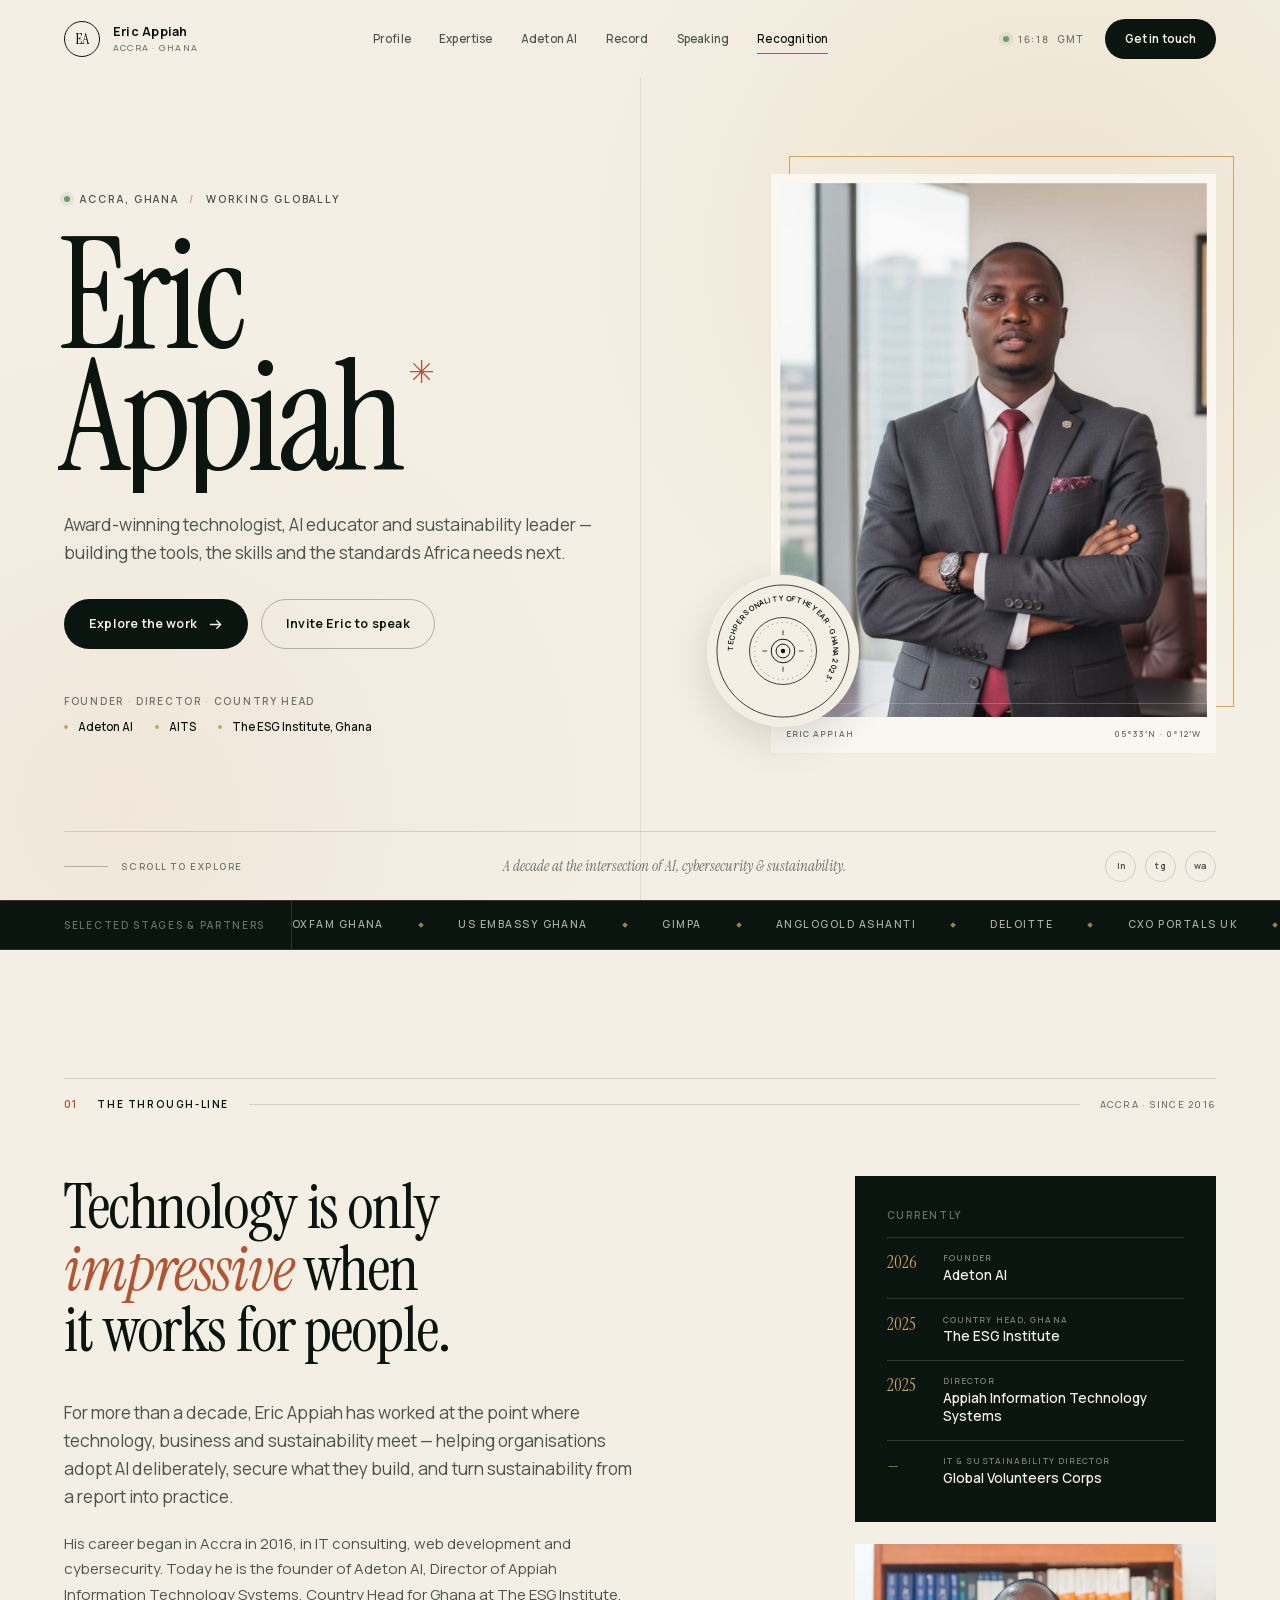
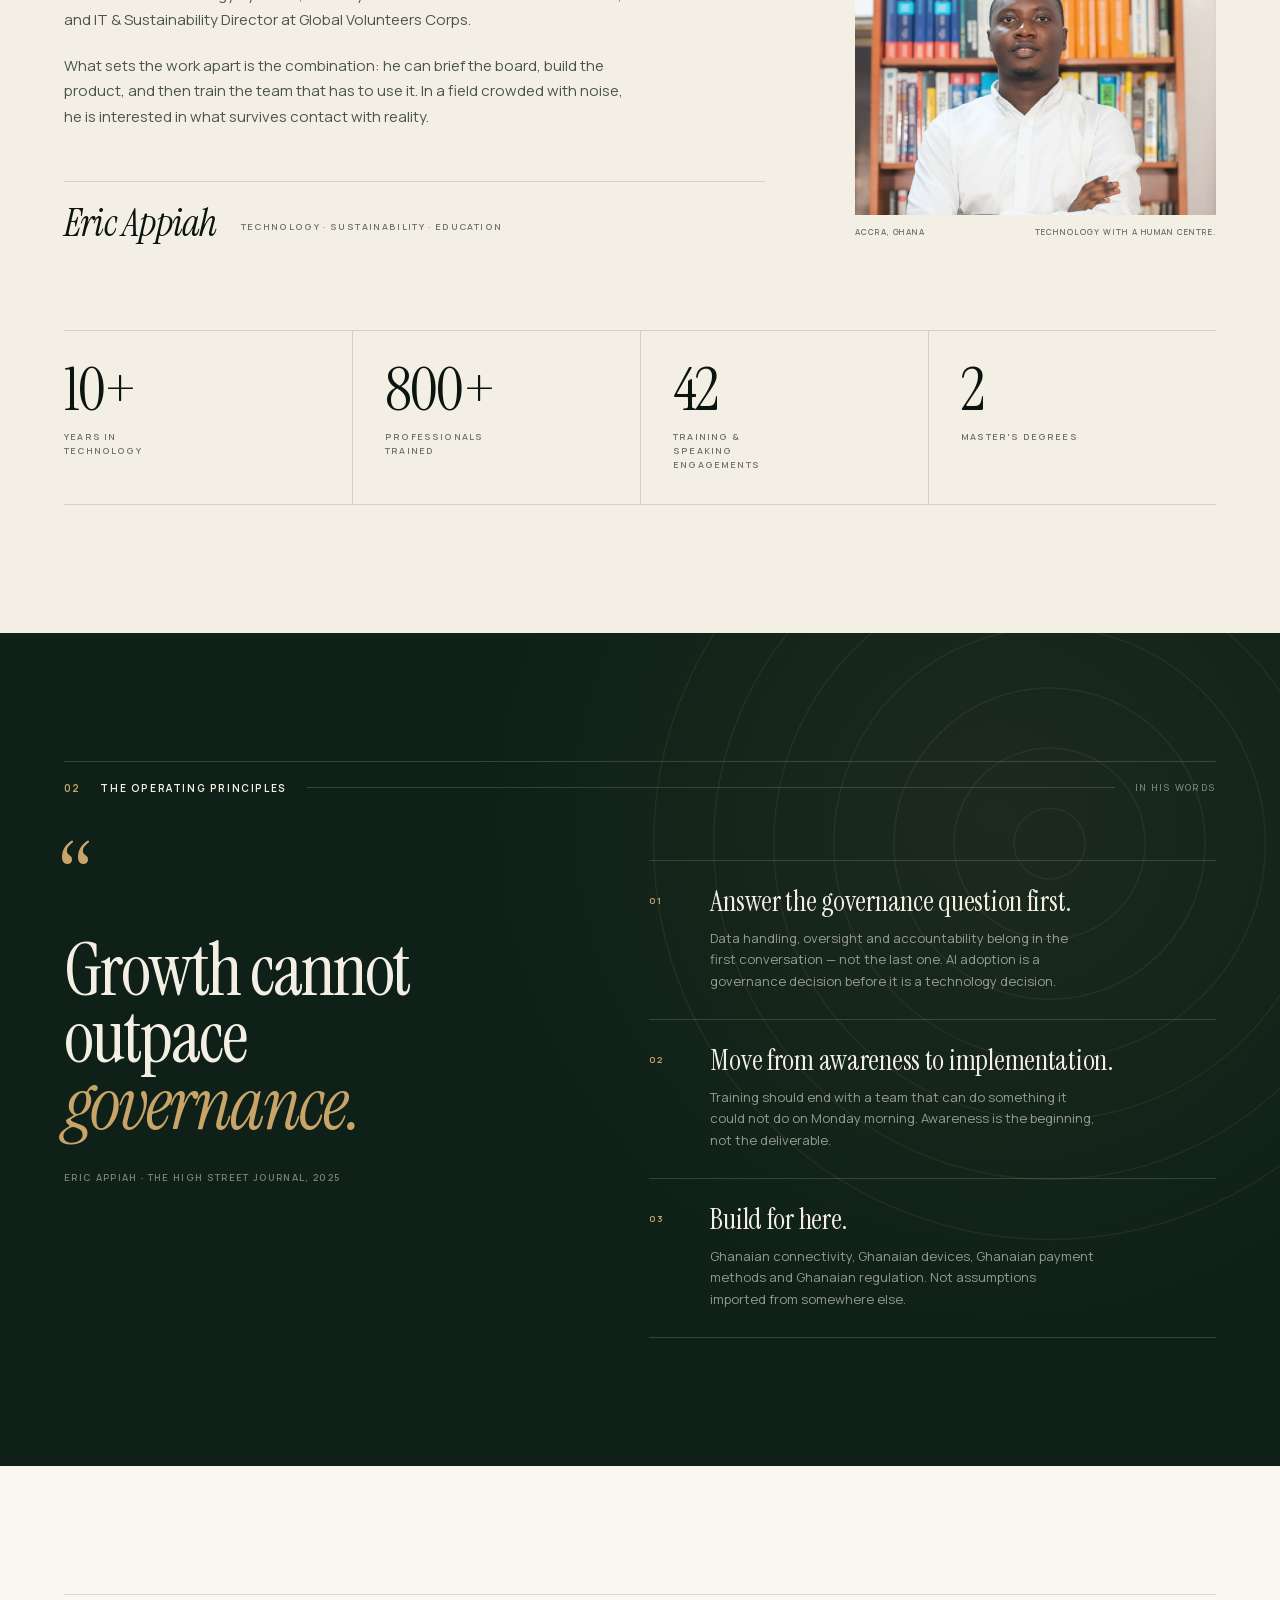
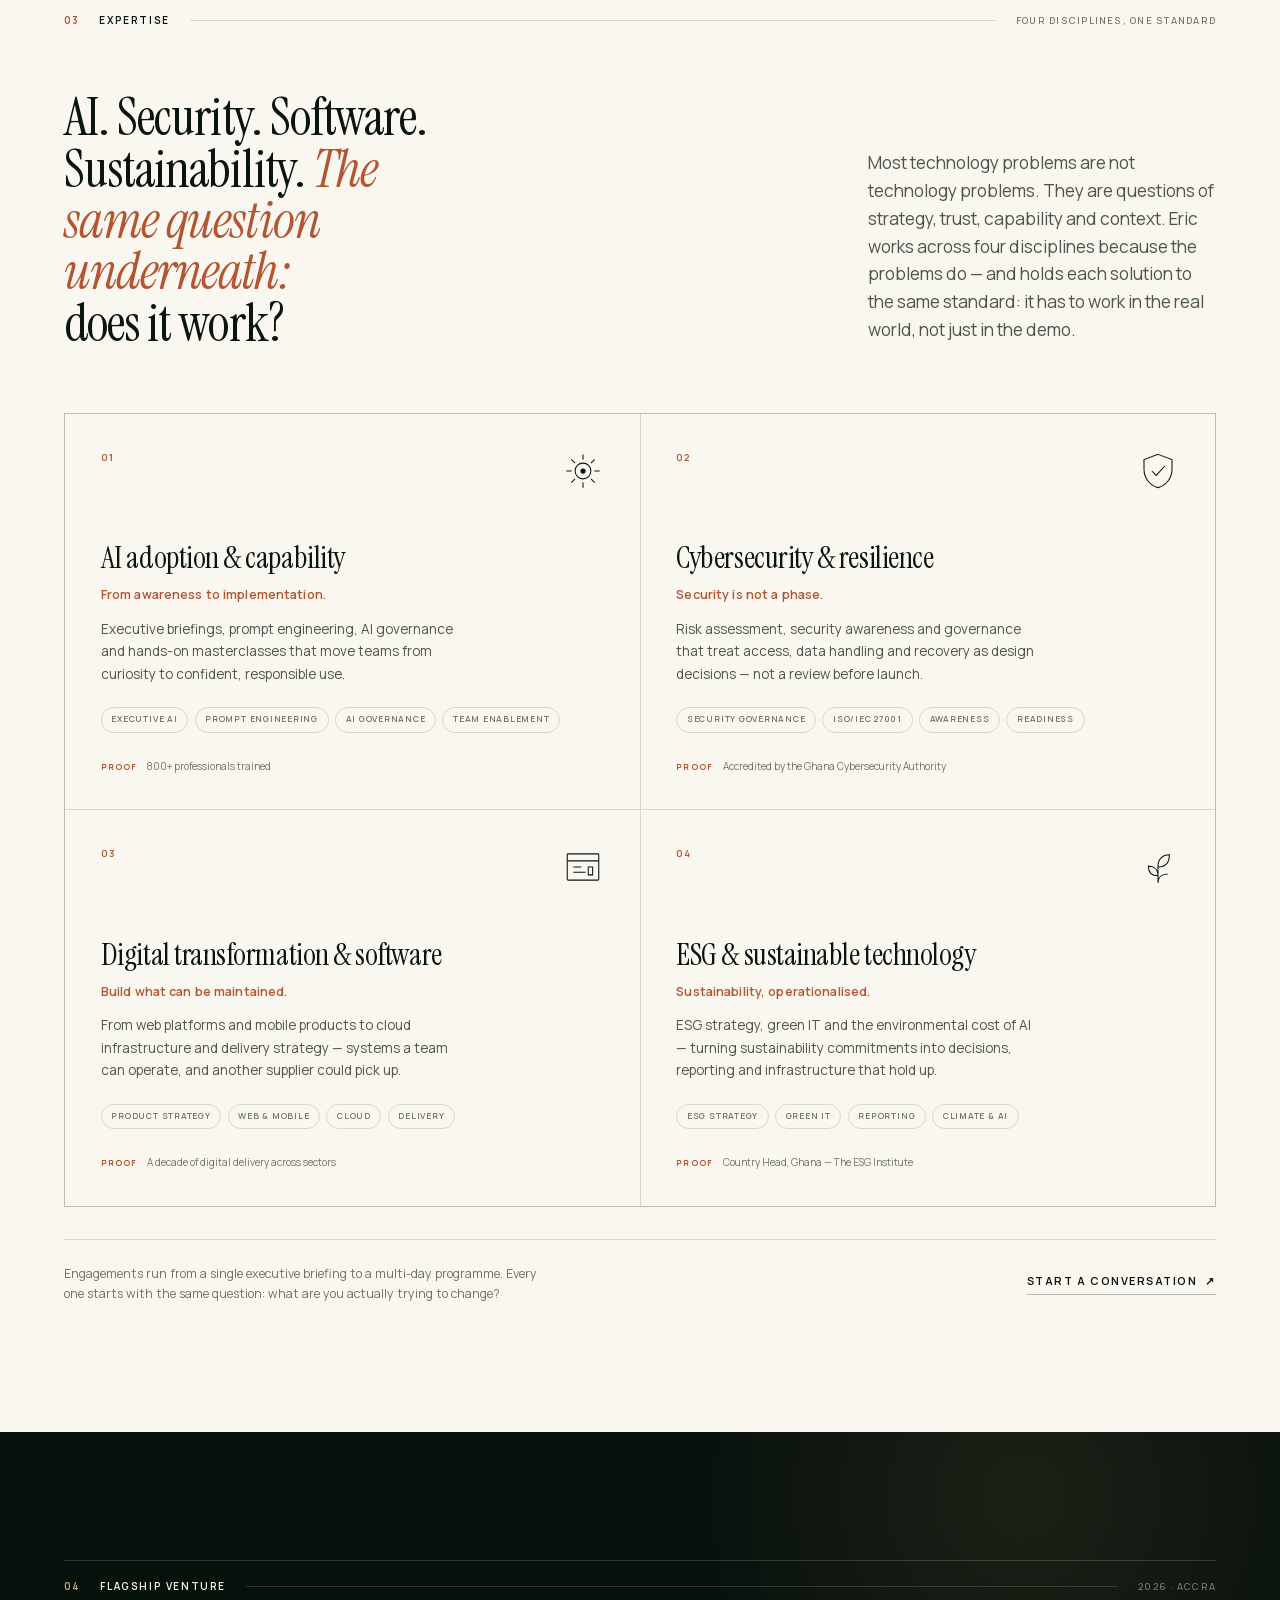
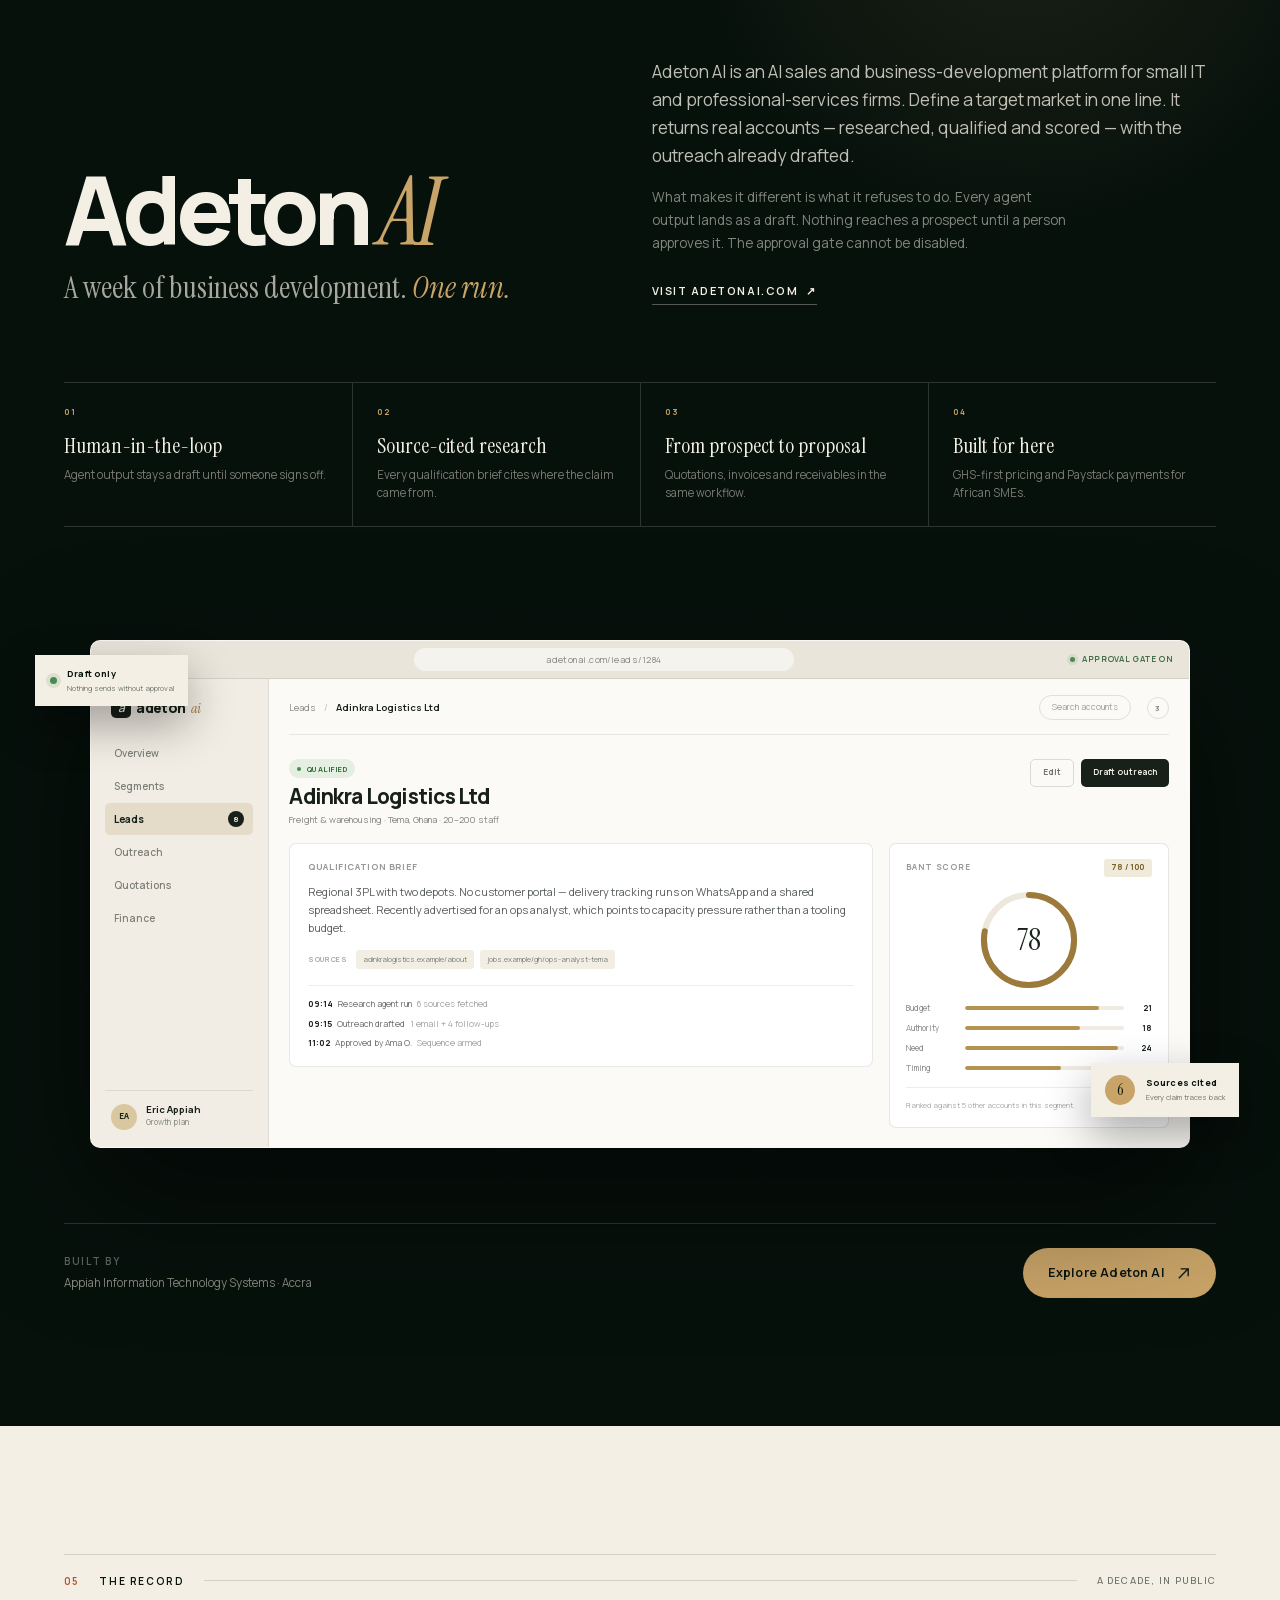
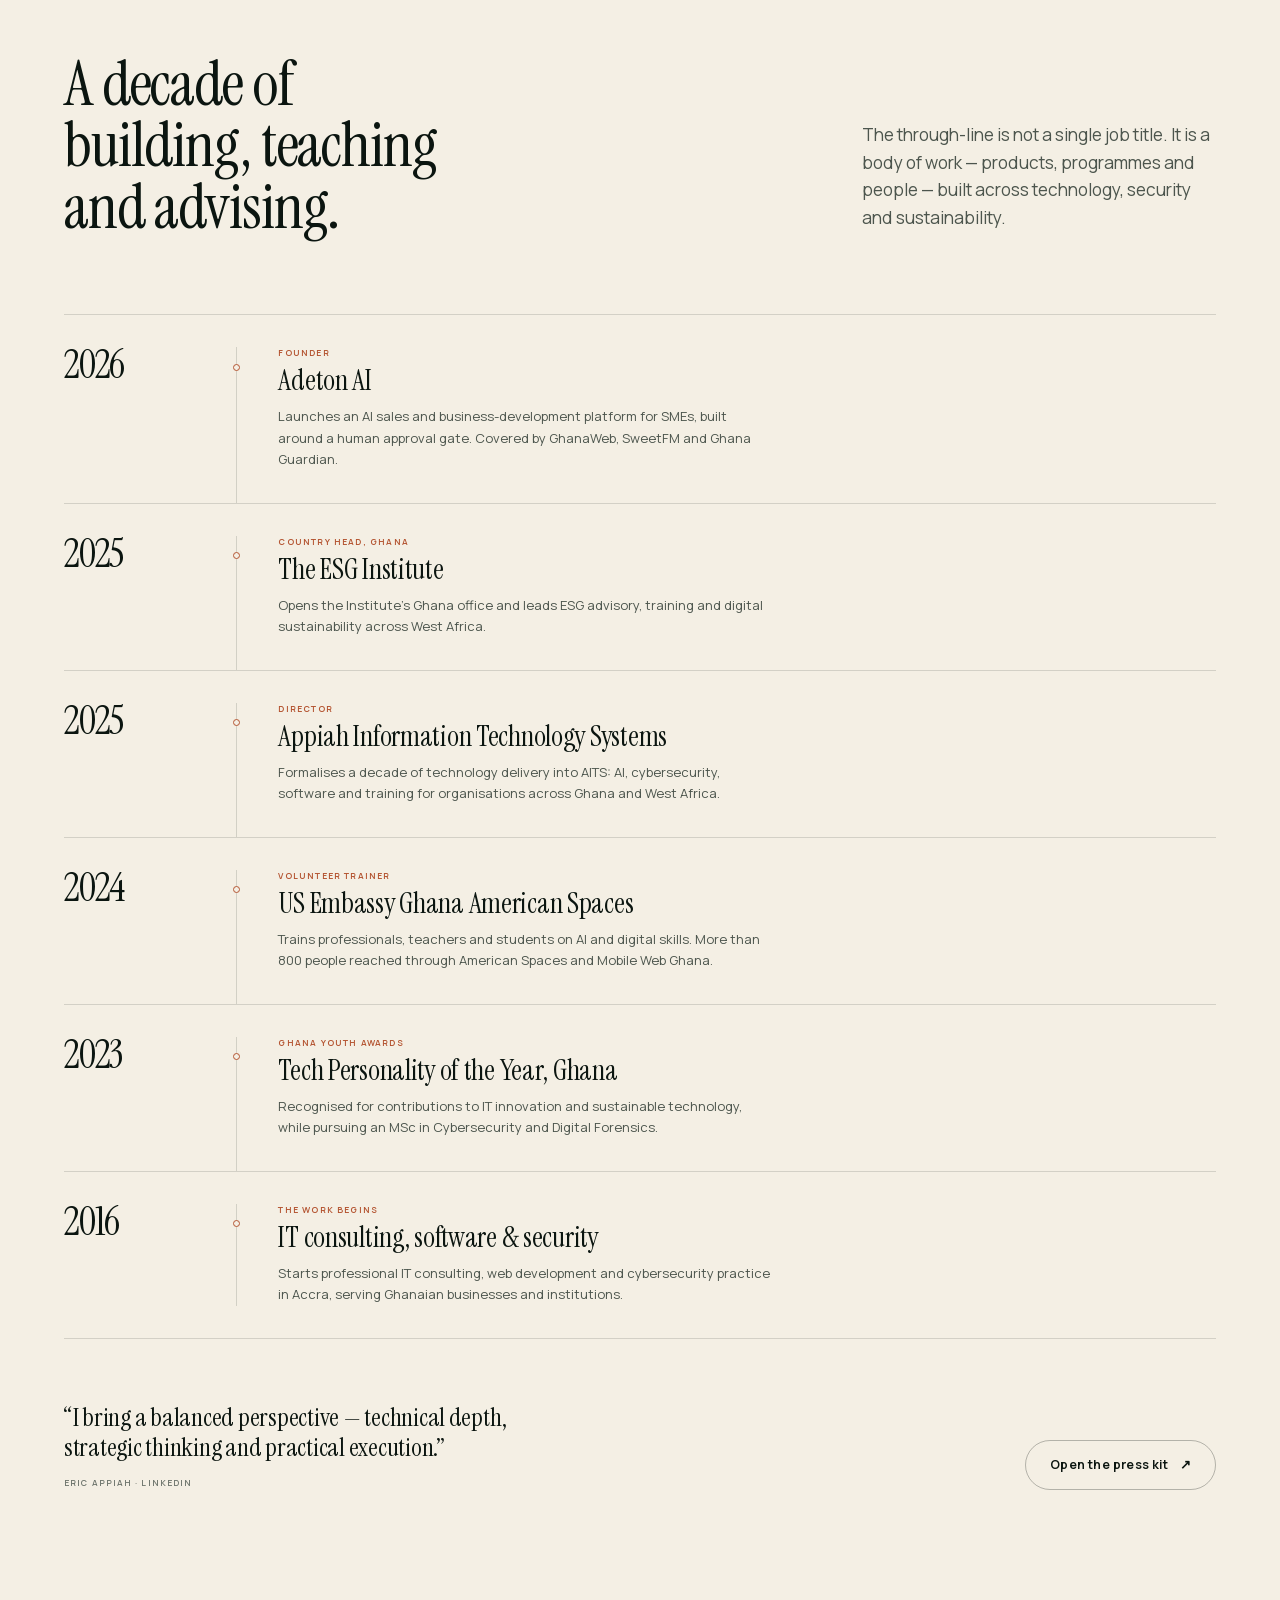
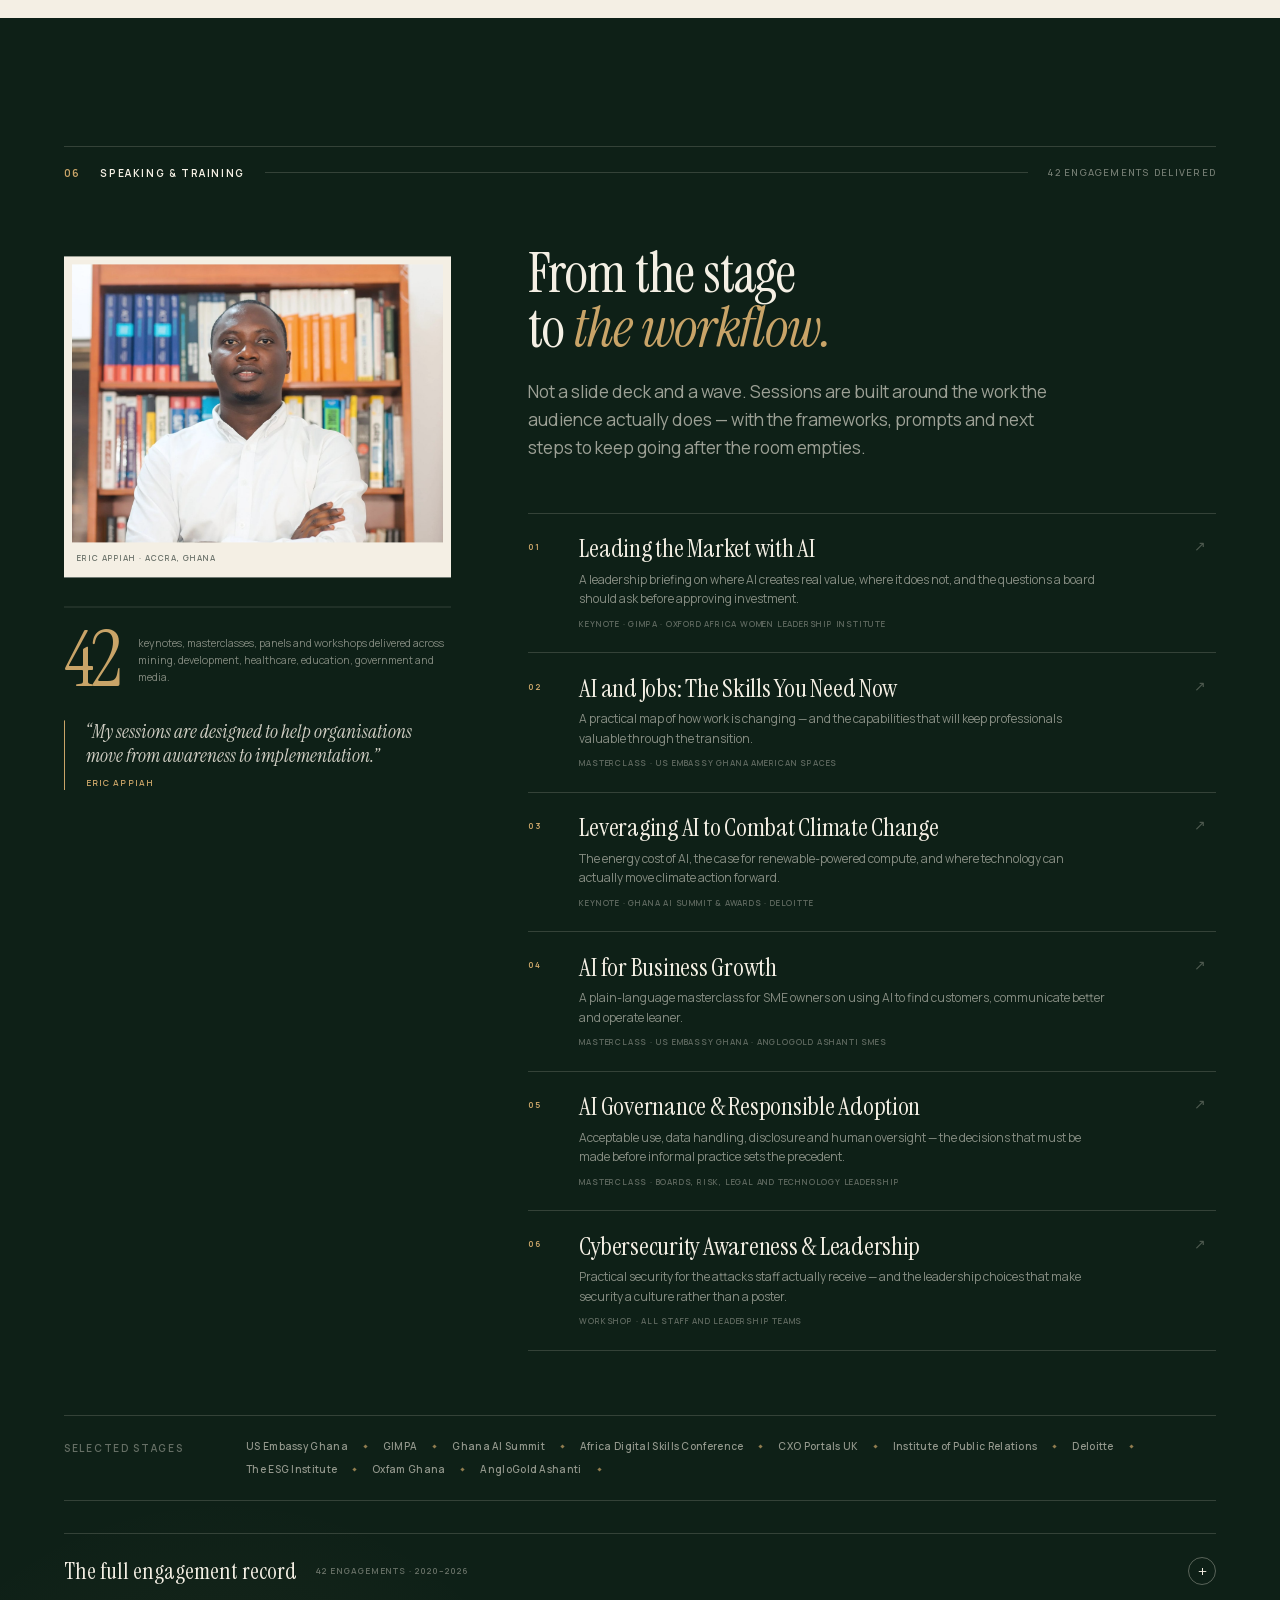
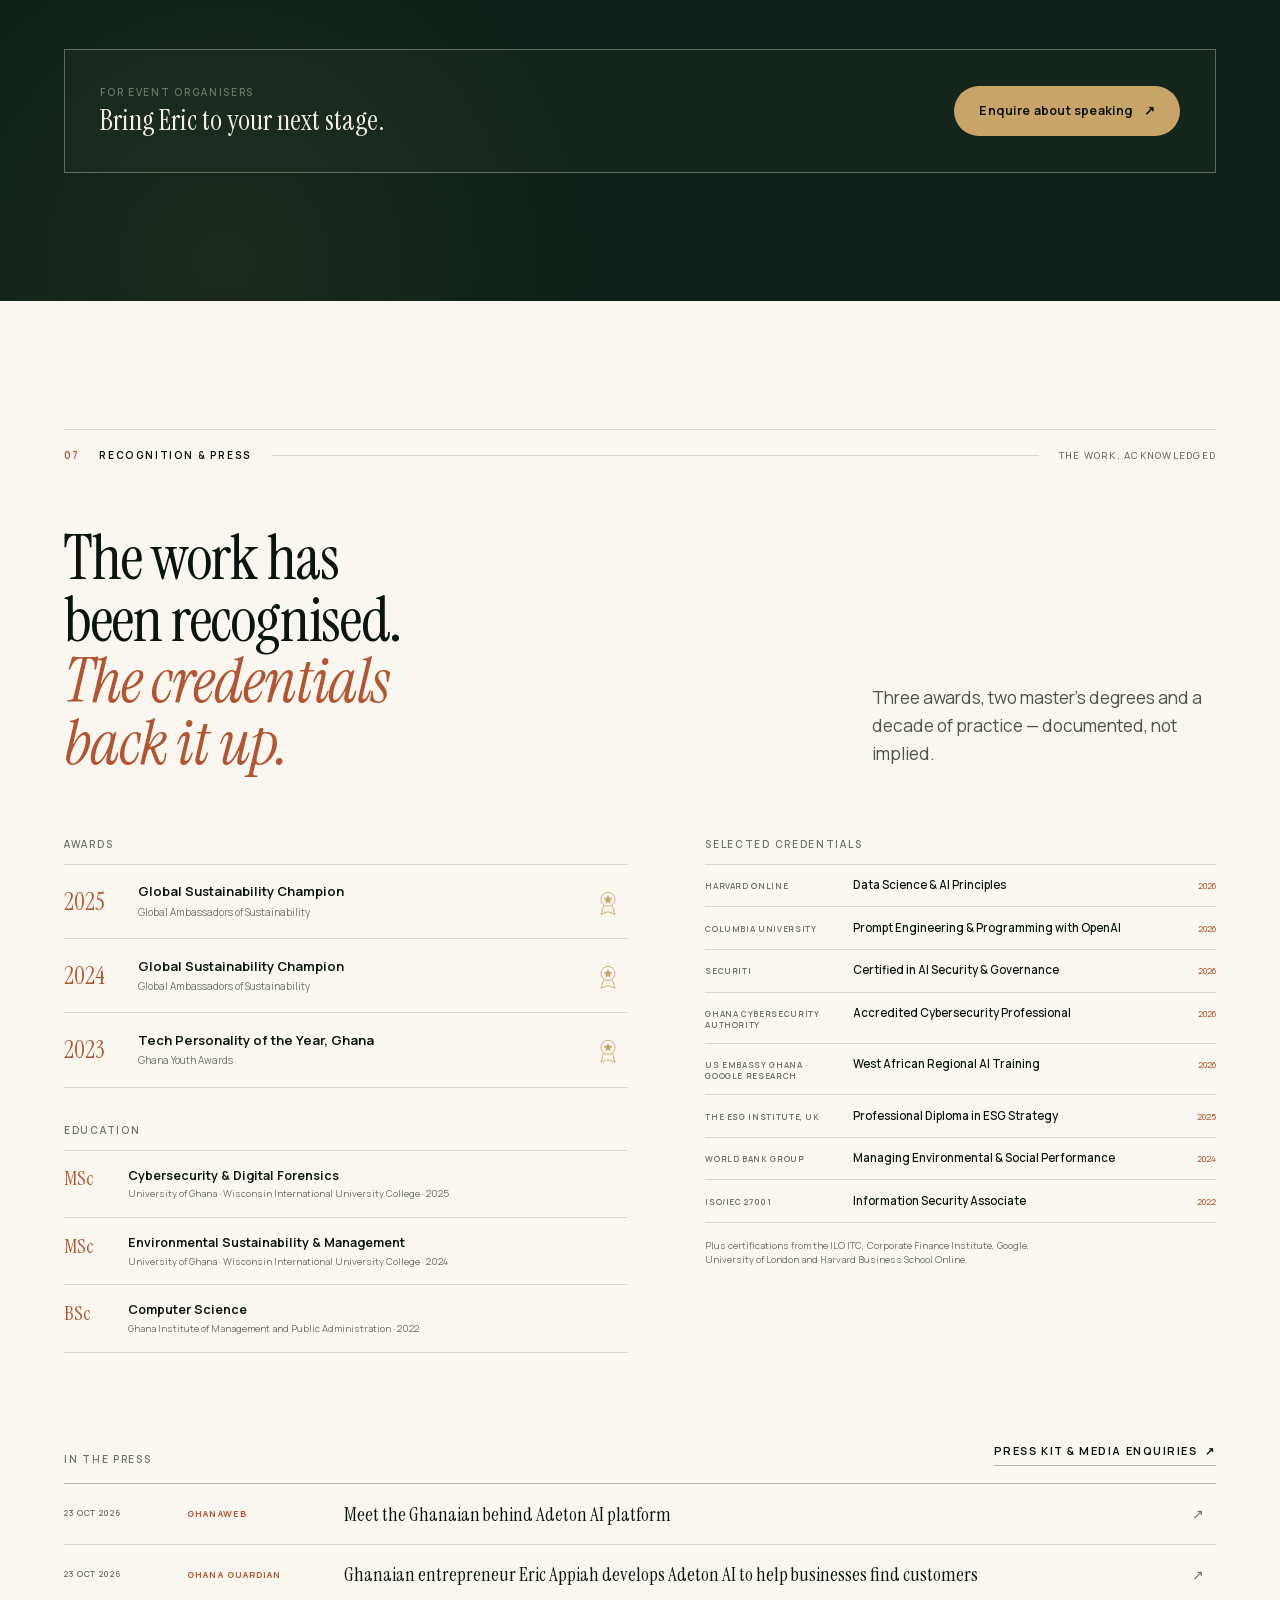
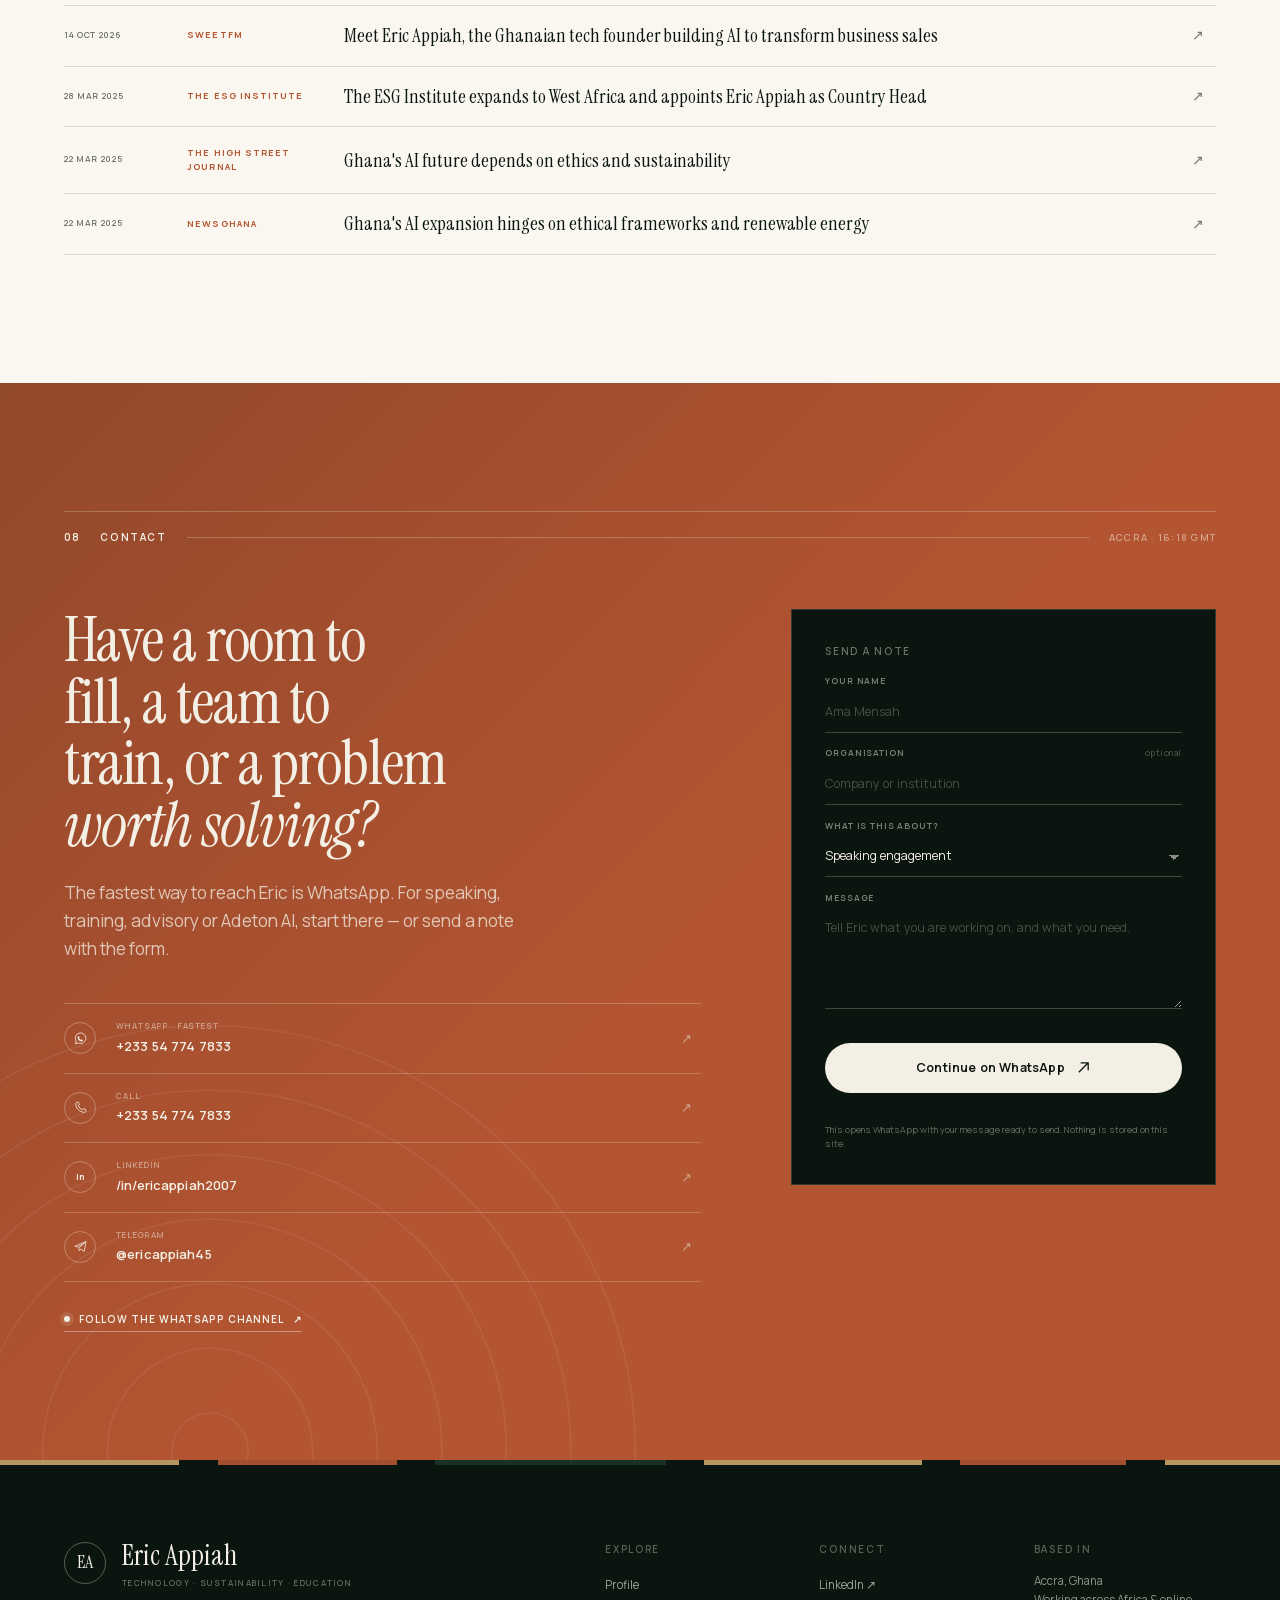
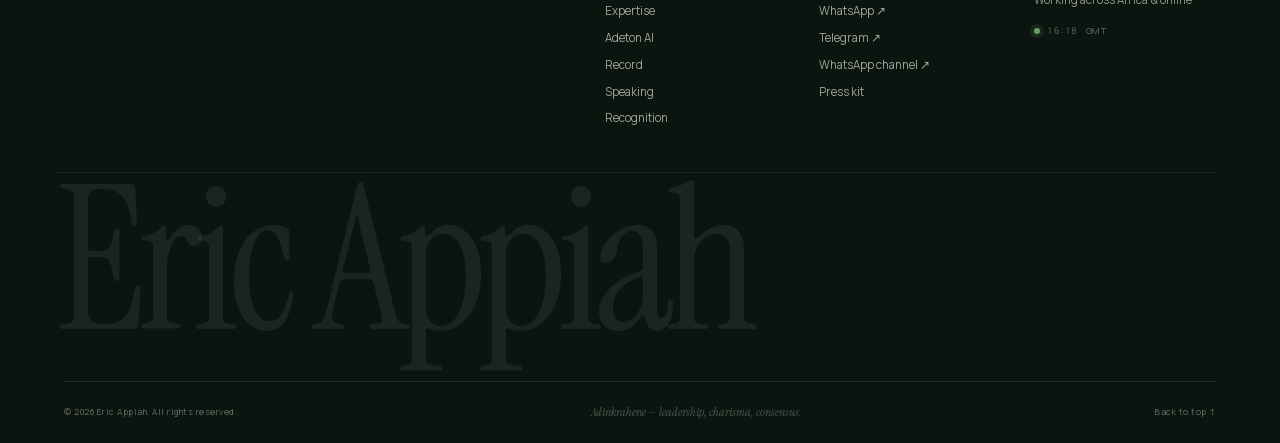
<file: index.html>
<!DOCTYPE html>
<html lang="en" class="no-js">
<head>
  <meta charset="utf-8">
  <meta name="viewport" content="width=device-width, initial-scale=1">
  <title>Eric Appiah — Technology, Sustainability &amp; the Work Ahead</title>
  <meta name="description" content="Eric Appiah is an award-winning technologist, AI educator and sustainability leader in Accra, Ghana. Founder of Adeton AI, Director of AITS, and Country Head Ghana for The ESG Institute.">
  <meta name="author" content="Eric Appiah">
  <meta name="theme-color" content="#0C1611">
  <meta name="robots" content="noindex, nofollow">
  <link rel="canonical" href="https://pkaycodes.github.io/eric-appiah-preview/">
  <meta property="og:type" content="profile">
  <meta property="og:title" content="Eric Appiah — Technology, Sustainability &amp; the Work Ahead">
  <meta property="og:description" content="Award-winning technologist, AI educator and sustainability leader. Founder of Adeton AI. Country Head Ghana, The ESG Institute.">
  <meta property="og:url" content="https://pkaycodes.github.io/eric-appiah-preview/">
  <meta property="og:image" content="https://pkaycodes.github.io/eric-appiah-preview/assets/img/og.jpg">
  <meta property="og:image:width" content="1200">
  <meta property="og:image:height" content="630">
  <meta name="twitter:card" content="summary_large_image">
  <meta name="twitter:title" content="Eric Appiah — Technology, Sustainability &amp; the Work Ahead">
  <meta name="twitter:description" content="Award-winning technologist, AI educator and sustainability leader in Accra, Ghana.">
  <meta name="twitter:image" content="https://pkaycodes.github.io/eric-appiah-preview/assets/img/og.jpg">
  <link rel="icon" href="assets/img/favicon.svg" type="image/svg+xml">
  <link rel="apple-touch-icon" href="assets/img/apple-touch-icon.png">
  <link rel="preload" href="assets/fonts/instrument-serif.woff2" as="font" type="font/woff2" crossorigin>
  <link rel="preload" href="assets/fonts/manrope-latin.woff2" as="font" type="font/woff2" crossorigin>
  <link rel="stylesheet" href="assets/css/base.css">
  <link rel="stylesheet" href="assets/css/sections.css">
  <link rel="stylesheet" href="assets/css/sections2.css">
  <link rel="stylesheet" href="assets/css/responsive.css">
  <script>document.documentElement.classList.replace('no-js','js');</script>
  <script type="application/ld+json">
  {
    "@context": "https://schema.org",
    "@type": "Person",
    "name": "Eric Appiah",
    "jobTitle": "Technology entrepreneur, AI educator and sustainability leader",
    "url": "https://pkaycodes.github.io/eric-appiah-preview/",
    "image": "https://pkaycodes.github.io/eric-appiah-preview/assets/img/eric-hero.jpg",
    "address": { "@type": "PostalAddress", "addressLocality": "Accra", "addressCountry": "GH" },
    "worksFor": [
      { "@type": "Organization", "name": "Appiah Information Technology Systems (AITS)" },
      { "@type": "Organization", "name": "The ESG Institute" },
      { "@type": "Organization", "name": "Global Volunteers Corps" }
    ],
    "founder": { "@type": "Organization", "name": "Adeton AI" },
    "alumniOf": [
      { "@type": "CollegeOrUniversity", "name": "University of Ghana" },
      { "@type": "CollegeOrUniversity", "name": "Ghana Institute of Management and Public Administration (GIMPA)" }
    ],
    "award": [
      "Tech Personality of the Year, Ghana Youth Awards 2023",
      "Global Sustainability Champion, 2024",
      "Global Sustainability Champion, 2025"
    ],
    "sameAs": [
      "https://www.linkedin.com/in/ericappiah2007",
      "https://whatsapp.com/channel/0029VaCmyzEFHWpvFL5aPW1j",
      "https://t.me/ericappiah45"
    ]
  }
  </script>
</head>
<body>
  <a class="skip-link" href="#main">Skip to content</a>
  <div class="grain" aria-hidden="true"></div>

  <header class="site-header" id="siteHeader">
    <div class="nav-wrap">
      <a class="brand" href="#top" aria-label="Eric Appiah — back to top">
        <span class="brand-mark" aria-hidden="true">EA</span>
        <span class="brand-text">
          <strong>Eric Appiah</strong>
          <small>Accra · Ghana</small>
        </span>
      </a>

      <nav class="nav-links" aria-label="Primary navigation">
        <a href="#profile">Profile</a>
        <a href="#expertise">Expertise</a>
        <a href="#adeton">Adeton AI</a>
        <a href="#record">Record</a>
        <a href="#speaking">Speaking</a>
        <a href="#recognition">Recognition</a>
      </nav>

      <div class="nav-actions">
        <span class="nav-time" aria-label="Local time in Accra">
          <span class="live-dot" aria-hidden="true"></span>
          <span id="accraTime">--:--</span> GMT
        </span>
        <a class="btn btn-nav" href="#contact">Get in touch</a>
        <button class="menu-toggle" id="menuToggle" aria-label="Open menu" aria-expanded="false" aria-controls="mobileMenu">
          <span></span><span></span>
        </button>
      </div>
    </div>
    <div class="scroll-progress" id="scrollProgress" aria-hidden="true"></div>
  </header>

  <div class="mobile-menu" id="mobileMenu" aria-hidden="true">
    <div class="mobile-menu-inner">
      <p class="mini-label">Navigate</p>
      <nav aria-label="Mobile navigation">
        <a href="#profile"><span>01</span> Profile</a>
        <a href="#expertise"><span>02</span> Expertise</a>
        <a href="#adeton"><span>03</span> Adeton AI</a>
        <a href="#record"><span>04</span> Record</a>
        <a href="#speaking"><span>05</span> Speaking</a>
        <a href="#recognition"><span>06</span> Recognition</a>
        <a href="#contact"><span>07</span> Contact</a>
      </nav>
      <div class="mobile-menu-foot">
        <a href="tel:+233547747833">+233 54 774 7833</a>
        <a href="https://www.linkedin.com/in/ericappiah2007" target="_blank" rel="noopener">LinkedIn ↗</a>
        <a href="press.html">Press kit</a>
      </div>
    </div>
  </div>

  <main id="main">
    <!-- HERO -->
    <section class="hero" id="top">
      <div class="hero-inner container">
        <div class="hero-copy">
          <p class="eyebrow hero-eyebrow">
            <span class="live-dot" aria-hidden="true"></span>
            Accra, Ghana <span class="slash">/</span> Working globally
          </p>

          <h1 class="hero-name">
            <span class="hero-line"><span>Eric</span></span>
            <span class="hero-line"><span>Appiah<svg class="hero-star" viewBox="0 0 24 24" aria-hidden="true"><path d="M12 0v24M0 12h24M3.5 3.5l17 17M20.5 3.5l-17 17" fill="none" stroke="currentColor" stroke-width="1.4"/></svg></span></span>
          </h1>

          <p class="hero-deck">Award-winning technologist, AI educator and sustainability leader — building the tools, the skills and the standards Africa needs next.</p>

          <div class="hero-actions">
            <a class="btn btn-primary" href="#adeton">
              Explore the work
              <svg viewBox="0 0 16 16" aria-hidden="true"><path d="M2 8h11M9 3.5 13.5 8 9 12.5" fill="none" stroke="currentColor" stroke-width="1.4"/></svg>
            </a>
            <a class="btn btn-ghost" href="#speaking">Invite Eric to speak</a>
          </div>

          <div class="hero-roles">
            <p class="mini-label">Founder <span>·</span> Director <span>·</span> Country Head</p>
            <ul>
              <li>Adeton AI</li>
              <li>AITS</li>
              <li>The ESG Institute, Ghana</li>
            </ul>
          </div>
        </div>

        <div class="hero-visual">
          <div class="portrait-wrap">
            <div class="portrait-backdrop" aria-hidden="true"></div>
            <figure class="portrait">
              <img src="assets/img/eric-hero.jpg" alt="Eric Appiah, wearing a charcoal suit and red tie, arms folded" width="924" height="1024" fetchpriority="high">
              <figcaption>
                <span>Eric Appiah</span>
                <span>05°33′N · 0°12′W</span>
              </figcaption>
            </figure>

            <div class="seal" aria-label="Tech Personality of the Year, Ghana 2023">
              <svg viewBox="0 0 140 140" aria-hidden="true">
                <defs><path id="sealPath" d="M70,70 m-51,0 a51,51 0 1,1 102,0 a51,51 0 1,1 -102,0"/></defs>
                <circle cx="70" cy="70" r="67" fill="none" stroke="currentColor" stroke-width=".8"/>
                <circle cx="70" cy="70" r="34" fill="none" stroke="currentColor" stroke-width=".8"/>
                <circle cx="70" cy="70" r="29" fill="none" stroke="currentColor" stroke-width=".5" stroke-dasharray="1 4"/>
                <text><textPath href="#sealPath" startOffset="0%">TECH PERSONALITY OF THE YEAR · GHANA 2023 · </textPath></text>
                <g class="seal-mark">
                  <circle cx="70" cy="70" r="12" fill="none" stroke="currentColor" stroke-width="1"/>
                  <circle cx="70" cy="70" r="7" fill="none" stroke="currentColor" stroke-width="1"/>
                  <circle cx="70" cy="70" r="2.2" fill="currentColor"/>
                  <path d="M70 54v-5M70 91v-5M54 70h-5M91 70h-5" stroke="currentColor" stroke-width=".8"/>
                </g>
              </svg>
            </div>
          </div>
        </div>
      </div>

      <div class="hero-foot container">
        <a class="scroll-cue" href="#profile"><span class="scroll-line" aria-hidden="true"></span> Scroll to explore</a>
        <p class="hero-foot-note">A decade at the intersection of AI, cybersecurity &amp; sustainability.</p>
        <div class="hero-socials">
          <a href="https://www.linkedin.com/in/ericappiah2007" target="_blank" rel="noopener" aria-label="LinkedIn">in</a>
          <a href="https://t.me/ericappiah45" target="_blank" rel="noopener" aria-label="Telegram">tg</a>
          <a href="https://whatsapp.com/channel/0029VaCmyzEFHWpvFL5aPW1j" target="_blank" rel="noopener" aria-label="WhatsApp channel">wa</a>
        </div>
      </div>
    </section>

    <!-- PARTNER MARQUEE -->
    <section class="logo-strip" aria-label="Selected stages and partner organisations">
      <div class="logo-strip-head">
        <span class="mini-label">Selected stages &amp; partners</span>
      </div>
      <div class="marquee" data-marquee>
        <div class="marquee-track">
          <span>Oxfam Ghana</span><i aria-hidden="true"></i>
          <span>US Embassy Ghana</span><i aria-hidden="true"></i>
          <span>GIMPA</span><i aria-hidden="true"></i>
          <span>AngloGold Ashanti</span><i aria-hidden="true"></i>
          <span>Deloitte</span><i aria-hidden="true"></i>
          <span>CXO Portals UK</span><i aria-hidden="true"></i>
          <span>Africa Digital Skills Conference</span><i aria-hidden="true"></i>
          <span>Ghana AI Summit</span><i aria-hidden="true"></i>
          <span>The ESG Institute</span><i aria-hidden="true"></i>
          <span>Global Volunteers Corps</span><i aria-hidden="true"></i>
        </div>
        <div class="marquee-track" aria-hidden="true">
          <span>Oxfam Ghana</span><i></i>
          <span>US Embassy Ghana</span><i></i>
          <span>GIMPA</span><i></i>
          <span>AngloGold Ashanti</span><i></i>
          <span>Deloitte</span><i></i>
          <span>CXO Portals UK</span><i></i>
          <span>Africa Digital Skills Conference</span><i></i>
          <span>Ghana AI Summit</span><i></i>
          <span>The ESG Institute</span><i></i>
          <span>Global Volunteers Corps</span><i></i>
        </div>
      </div>
    </section>

    <!-- PROFILE -->
    <section class="section profile" id="profile">
      <div class="container">
        <header class="section-head" data-reveal>
          <span class="section-index">01</span>
          <span class="section-label">The through-line</span>
          <span class="section-rule" aria-hidden="true"></span>
          <span class="section-meta">Accra · Since 2016</span>
        </header>

        <div class="profile-grid">
          <div class="profile-copy">
            <h2 class="display" data-reveal>Technology is only <em>impressive</em> when it works for people.</h2>
            <p class="lede" data-reveal>For more than a decade, Eric Appiah has worked at the point where technology, business and sustainability meet — helping organisations adopt AI deliberately, secure what they build, and turn sustainability from a report into practice.</p>
            <p data-reveal>His career began in Accra in 2016, in IT consulting, web development and cybersecurity. Today he is the founder of Adeton AI, Director of Appiah Information Technology Systems, Country Head for Ghana at The ESG Institute, and IT &amp; Sustainability Director at Global Volunteers Corps.</p>
            <p data-reveal>What sets the work apart is the combination: he can brief the board, build the product, and then train the team that has to use it. In a field crowded with noise, he is interested in what survives contact with reality.</p>

            <div class="profile-signature" data-reveal>
              <span class="sig">Eric Appiah</span>
              <span class="sig-role">Technology · Sustainability · Education</span>
            </div>
          </div>

          <aside class="profile-aside">
            <div class="currently-card" data-reveal>
              <p class="mini-label">Currently</p>
              <ul class="currently-list">
                <li>
                  <span class="c-year">2026</span>
                  <span class="c-role">Founder</span>
                  <strong>Adeton AI</strong>
                </li>
                <li>
                  <span class="c-year">2025</span>
                  <span class="c-role">Country Head, Ghana</span>
                  <strong>The ESG Institute</strong>
                </li>
                <li>
                  <span class="c-year">2025</span>
                  <span class="c-role">Director</span>
                  <strong>Appiah Information Technology Systems</strong>
                </li>
                <li>
                  <span class="c-year">—</span>
                  <span class="c-role">IT &amp; Sustainability Director</span>
                  <strong>Global Volunteers Corps</strong>
                </li>
              </ul>
            </div>

            <figure class="aside-photo" data-reveal>
              <img src="assets/img/eric-speaking.jpg" alt="Eric Appiah in a white shirt, standing in front of a bookshelf in Accra" width="2500" height="1667" loading="lazy">
              <figcaption>
                <span>Accra, Ghana</span>
                <span>Technology with a human centre.</span>
              </figcaption>
            </figure>
          </aside>
        </div>

        <div class="stat-row" data-reveal>
          <div class="stat">
            <span class="stat-num" data-count="10" data-suffix="+">10+</span>
            <span class="stat-label">Years in technology</span>
          </div>
          <div class="stat">
            <span class="stat-num" data-count="800" data-suffix="+">800+</span>
            <span class="stat-label">Professionals trained</span>
          </div>
          <div class="stat">
            <span class="stat-num" data-count="42" data-suffix="">42</span>
            <span class="stat-label">Training &amp; speaking engagements</span>
          </div>
          <div class="stat">
            <span class="stat-num" data-count="2" data-suffix="">2</span>
            <span class="stat-label">Master's degrees</span>
          </div>
        </div>
      </div>
    </section>

    <!-- PRINCIPLES -->
    <section class="manifesto" id="principles">
      <div class="adinkra-bg" aria-hidden="true">
        <svg viewBox="0 0 600 600">
          <circle cx="300" cy="300" r="290"/><circle cx="300" cy="300" r="246"/><circle cx="300" cy="300" r="202"/><circle cx="300" cy="300" r="158"/><circle cx="300" cy="300" r="114"/><circle cx="300" cy="300" r="70"/><circle cx="300" cy="300" r="26"/>
        </svg>
      </div>
      <div class="container">
        <header class="section-head section-head--light" data-reveal>
          <span class="section-index">02</span>
          <span class="section-label">The operating principles</span>
          <span class="section-rule" aria-hidden="true"></span>
          <span class="section-meta">In his words</span>
        </header>

        <div class="manifesto-grid">
          <blockquote class="manifesto-quote" data-reveal>
            <span class="quote-mark" aria-hidden="true">“</span>
            <p>Growth cannot outpace <em>governance.</em></p>
            <cite>Eric Appiah <span>·</span> The High Street Journal, 2025</cite>
          </blockquote>

          <div class="beliefs">
            <article data-reveal>
              <span class="belief-num">01</span>
              <div>
                <h3>Answer the governance question first.</h3>
                <p>Data handling, oversight and accountability belong in the first conversation — not the last one. AI adoption is a governance decision before it is a technology decision.</p>
              </div>
            </article>
            <article data-reveal>
              <span class="belief-num">02</span>
              <div>
                <h3>Move from awareness to implementation.</h3>
                <p>Training should end with a team that can do something it could not do on Monday morning. Awareness is the beginning, not the deliverable.</p>
              </div>
            </article>
            <article data-reveal>
              <span class="belief-num">03</span>
              <div>
                <h3>Build for here.</h3>
                <p>Ghanaian connectivity, Ghanaian devices, Ghanaian payment methods and Ghanaian regulation. Not assumptions imported from somewhere else.</p>
              </div>
            </article>
          </div>
        </div>
      </div>
    </section>

    <!-- EXPERTISE -->
    <section class="section expertise" id="expertise">
      <div class="container">
        <header class="section-head" data-reveal>
          <span class="section-index">03</span>
          <span class="section-label">Expertise</span>
          <span class="section-rule" aria-hidden="true"></span>
          <span class="section-meta">Four disciplines, one standard</span>
        </header>

        <div class="expertise-intro">
          <h2 class="display" data-reveal>AI. Security. Software. Sustainability. <em>The same question underneath:</em> does it work?</h2>
          <p class="lede" data-reveal>Most technology problems are not technology problems. They are questions of strategy, trust, capability and context. Eric works across four disciplines because the problems do — and holds each solution to the same standard: it has to work in the real world, not just in the demo.</p>
        </div>

        <div class="expertise-grid">
          <article class="expertise-card" data-reveal>
            <div class="card-top">
              <span class="card-num">01</span>
              <svg class="card-icon" viewBox="0 0 48 48" aria-hidden="true"><path d="M24 5v6M24 37v6M5 24h6M37 24h6M10.6 10.6l4.3 4.3M33.1 33.1l4.3 4.3M37.4 10.6l-4.3 4.3M14.9 33.1l-4.3 4.3" fill="none" stroke="currentColor" stroke-width="1.2"/><circle cx="24" cy="24" r="9" fill="none" stroke="currentColor" stroke-width="1.2"/><circle cx="24" cy="24" r="3" fill="currentColor"/></svg>
            </div>
            <h3>AI adoption &amp; capability</h3>
            <p class="card-line">From awareness to implementation.</p>
            <p class="card-body">Executive briefings, prompt engineering, AI governance and hands-on masterclasses that move teams from curiosity to confident, responsible use.</p>
            <ul class="tag-list">
              <li>Executive AI</li><li>Prompt engineering</li><li>AI governance</li><li>Team enablement</li>
            </ul>
            <p class="card-proof"><span>Proof</span> 800+ professionals trained</p>
          </article>

          <article class="expertise-card" data-reveal>
            <div class="card-top">
              <span class="card-num">02</span>
              <svg class="card-icon" viewBox="0 0 48 48" aria-hidden="true"><path d="M24 5 40 11v11c0 10.5-6.8 18.2-16 21-9.2-2.8-16-10.5-16-21V11L24 5Z" fill="none" stroke="currentColor" stroke-width="1.2"/><path d="m17 24 5 5 10-11" fill="none" stroke="currentColor" stroke-width="1.2"/></svg>
            </div>
            <h3>Cybersecurity &amp; resilience</h3>
            <p class="card-line">Security is not a phase.</p>
            <p class="card-body">Risk assessment, security awareness and governance that treat access, data handling and recovery as design decisions — not a review before launch.</p>
            <ul class="tag-list">
              <li>Security governance</li><li>ISO/IEC 27001</li><li>Awareness</li><li>Readiness</li>
            </ul>
            <p class="card-proof"><span>Proof</span> Accredited by the Ghana Cybersecurity Authority</p>
          </article>

          <article class="expertise-card" data-reveal>
            <div class="card-top">
              <span class="card-num">03</span>
              <svg class="card-icon" viewBox="0 0 48 48" aria-hidden="true"><rect x="6" y="9" width="36" height="30" rx="1" fill="none" stroke="currentColor" stroke-width="1.2"/><path d="M6 17h36M13 13h.01M18 13h.01M13 24h9M13 30h14M30 24h5v9h-5z" fill="none" stroke="currentColor" stroke-width="1.2"/></svg>
            </div>
            <h3>Digital transformation &amp; software</h3>
            <p class="card-line">Build what can be maintained.</p>
            <p class="card-body">From web platforms and mobile products to cloud infrastructure and delivery strategy — systems a team can operate, and another supplier could pick up.</p>
            <ul class="tag-list">
              <li>Product strategy</li><li>Web &amp; mobile</li><li>Cloud</li><li>Delivery</li>
            </ul>
            <p class="card-proof"><span>Proof</span> A decade of digital delivery across sectors</p>
          </article>

          <article class="expertise-card" data-reveal>
            <div class="card-top">
              <span class="card-num">04</span>
              <svg class="card-icon" viewBox="0 0 48 48" aria-hidden="true"><path d="M24 42V23c0-8 5-13 13-13 0 9-4 14-13 14M24 33c0-6-4-10-11-10 0 7 3 11 11 11M24 42c0-6 4-10 11-10" fill="none" stroke="currentColor" stroke-width="1.2"/></svg>
            </div>
            <h3>ESG &amp; sustainable technology</h3>
            <p class="card-line">Sustainability, operationalised.</p>
            <p class="card-body">ESG strategy, green IT and the environmental cost of AI — turning sustainability commitments into decisions, reporting and infrastructure that hold up.</p>
            <ul class="tag-list">
              <li>ESG strategy</li><li>Green IT</li><li>Reporting</li><li>Climate &amp; AI</li>
            </ul>
            <p class="card-proof"><span>Proof</span> Country Head, Ghana — The ESG Institute</p>
          </article>
        </div>

        <div class="expertise-foot" data-reveal>
          <p>Engagements run from a single executive briefing to a multi-day programme. Every one starts with the same question: what are you actually trying to change?</p>
          <a class="text-link" href="#contact">Start a conversation <span aria-hidden="true">↗</span></a>
        </div>
      </div>
    </section>

    <!-- ADETON AI -->
    <section class="adeton" id="adeton">
      <div class="container">
        <header class="section-head section-head--light" data-reveal>
          <span class="section-index">04</span>
          <span class="section-label">Flagship venture</span>
          <span class="section-rule" aria-hidden="true"></span>
          <span class="section-meta">2026 · Accra</span>
        </header>

        <div class="adeton-intro-grid">
          <div data-reveal>
            <h2 class="adeton-wordmark">Adeton<span>AI</span></h2>
            <p class="adeton-tagline">A week of business development. <em>One run.</em></p>
          </div>
          <div class="adeton-copy" data-reveal>
            <p class="lede">Adeton AI is an AI sales and business-development platform for small IT and professional-services firms. Define a target market in one line. It returns real accounts — researched, qualified and scored — with the outreach already drafted.</p>
            <p>What makes it different is what it refuses to do. Every agent output lands as a draft. Nothing reaches a prospect until a person approves it. The approval gate cannot be disabled.</p>
            <a class="text-link text-link--light" href="https://adetonai.com" target="_blank" rel="noopener">Visit adetonai.com <span aria-hidden="true">↗</span></a>
          </div>
        </div>

        <ul class="adeton-points" data-reveal>
          <li><span>01</span><strong>Human-in-the-loop</strong><p>Agent output stays a draft until someone signs off.</p></li>
          <li><span>02</span><strong>Source-cited research</strong><p>Every qualification brief cites where the claim came from.</p></li>
          <li><span>03</span><strong>From prospect to proposal</strong><p>Quotations, invoices and receivables in the same workflow.</p></li>
          <li><span>04</span><strong>Built for here</strong><p>GHS-first pricing and Paystack payments for African SMEs.</p></li>
        </ul>

        <div class="product-stage" data-reveal>
          <div class="product-note product-note--one" aria-hidden="true">
            <span class="note-dot"></span>
            <div><strong>Draft only</strong><small>Nothing sends without approval</small></div>
          </div>

          <div class="product-window" role="img" aria-label="A preview of the Adeton AI interface, showing Adinkra Logistics Ltd as a qualified lead with a BANT score of 78 out of 100 and a source-cited qualification brief.">
            <div class="app-chrome">
              <span class="chrome-dots" aria-hidden="true"><i></i><i></i><i></i></span>
              <span class="chrome-url">adetonai.com/leads/1284</span>
              <span class="chrome-gate"><span class="live-dot"></span> Approval gate on</span>
            </div>

            <div class="app-body">
              <aside class="app-side">
                <div class="app-logo"><span class="app-mark">a</span> adeton<span>ai</span></div>
                <nav aria-hidden="true">
                  <span>Overview</span>
                  <span>Segments</span>
                  <span class="is-active">Leads <b>8</b></span>
                  <span>Outreach</span>
                  <span>Quotations</span>
                  <span>Finance</span>
                </nav>
                <div class="app-user">
                  <span class="app-avatar">EA</span>
                  <div><strong>Eric Appiah</strong><small>Growth plan</small></div>
                </div>
              </aside>

              <div class="app-main">
                <div class="app-topbar">
                  <span class="app-crumb">Leads <i>/</i> <strong>Adinkra Logistics Ltd</strong></span>
                  <span class="app-search">Search accounts</span>
                  <span class="app-bell" aria-hidden="true">3</span>
                </div>

                <div class="lead-head">
                  <div>
                    <span class="status-pill"><i></i> Qualified</span>
                    <h3>Adinkra Logistics Ltd</h3>
                    <p>Freight &amp; warehousing · Tema, Ghana · 20–200 staff</p>
                  </div>
                  <div class="lead-actions">
                    <span class="ghost-btn">Edit</span>
                    <span class="dark-btn">Draft outreach</span>
                  </div>
                </div>

                <div class="lead-grid">
                  <div class="lead-brief">
                    <h4>Qualification brief</h4>
                    <p>Regional 3PL with two depots. No customer portal — delivery tracking runs on WhatsApp and a shared spreadsheet. Recently advertised for an ops analyst, which points to capacity pressure rather than a tooling budget.</p>
                    <div class="sources">
                      <span>Sources</span>
                      <em>adinkralogistics.example/about</em>
                      <em>jobs.example/gh/ops-analyst-tema</em>
                    </div>
                    <div class="activity">
                      <span><b>09:14</b> Research agent run <em>6 sources fetched</em></span>
                      <span><b>09:15</b> Outreach drafted <em>1 email + 4 follow-ups</em></span>
                      <span><b>11:02</b> Approved by Ama O. <em>Sequence armed</em></span>
                    </div>
                  </div>

                  <aside class="score-card">
                    <div class="score-top"><span>BANT score</span><span class="score-chip">78 / 100</span></div>
                    <div class="score-ring">
                      <svg viewBox="0 0 120 120" aria-hidden="true">
                        <circle class="ring-track" cx="60" cy="60" r="52"/>
                        <circle class="ring-value" cx="60" cy="60" r="52"/>
                      </svg>
                      <span>78</span>
                    </div>
                    <ul class="bant-list">
                      <li><span>Budget</span><span class="bar"><i style="--v:84%"></i></span><b>21</b></li>
                      <li><span>Authority</span><span class="bar"><i style="--v:72%"></i></span><b>18</b></li>
                      <li><span>Need</span><span class="bar"><i style="--v:96%"></i></span><b>24</b></li>
                      <li><span>Timing</span><span class="bar"><i style="--v:60%"></i></span><b>15</b></li>
                    </ul>
                    <p class="score-note">Ranked against 5 other accounts in this segment.</p>
                  </aside>
                </div>
              </div>
            </div>
          </div>

          <div class="product-note product-note--two" aria-hidden="true">
            <span class="note-sources">6</span>
            <div><strong>Sources cited</strong><small>Every claim traces back</small></div>
          </div>
        </div>

        <div class="adeton-foot" data-reveal>
          <div>
            <p class="mini-label">Built by</p>
            <p>Appiah Information Technology Systems · Accra</p>
          </div>
          <a class="btn btn-gold" href="https://adetonai.com" target="_blank" rel="noopener">
            Explore Adeton AI
            <svg viewBox="0 0 16 16" aria-hidden="true"><path d="M3 13 13 3M5 3h8v8" fill="none" stroke="currentColor" stroke-width="1.4"/></svg>
          </a>
        </div>
      </div>
    </section>

    <!-- RECORD -->
    <section class="section record" id="record">
      <div class="container">
        <header class="section-head" data-reveal>
          <span class="section-index">05</span>
          <span class="section-label">The record</span>
          <span class="section-rule" aria-hidden="true"></span>
          <span class="section-meta">A decade, in public</span>
        </header>

        <div class="record-head">
          <h2 class="display" data-reveal>A decade of building, teaching and advising.</h2>
          <p class="lede" data-reveal>The through-line is not a single job title. It is a body of work — products, programmes and people — built across technology, security and sustainability.</p>
        </div>

        <ol class="timeline">
          <li data-reveal>
            <div class="t-year">2026</div>
            <div class="t-marker" aria-hidden="true"><span></span></div>
            <div class="t-body">
              <p class="t-kicker">Founder</p>
              <h3>Adeton AI</h3>
              <p>Launches an AI sales and business-development platform for SMEs, built around a human approval gate. Covered by GhanaWeb, SweetFM and Ghana Guardian.</p>
            </div>
          </li>
          <li data-reveal>
            <div class="t-year">2025</div>
            <div class="t-marker" aria-hidden="true"><span></span></div>
            <div class="t-body">
              <p class="t-kicker">Country Head, Ghana</p>
              <h3>The ESG Institute</h3>
              <p>Opens the Institute's Ghana office and leads ESG advisory, training and digital sustainability across West Africa.</p>
            </div>
          </li>
          <li data-reveal>
            <div class="t-year">2025</div>
            <div class="t-marker" aria-hidden="true"><span></span></div>
            <div class="t-body">
              <p class="t-kicker">Director</p>
              <h3>Appiah Information Technology Systems</h3>
              <p>Formalises a decade of technology delivery into AITS: AI, cybersecurity, software and training for organisations across Ghana and West Africa.</p>
            </div>
          </li>
          <li data-reveal>
            <div class="t-year">2024</div>
            <div class="t-marker" aria-hidden="true"><span></span></div>
            <div class="t-body">
              <p class="t-kicker">Volunteer Trainer</p>
              <h3>US Embassy Ghana American Spaces</h3>
              <p>Trains professionals, teachers and students on AI and digital skills. More than 800 people reached through American Spaces and Mobile Web Ghana.</p>
            </div>
          </li>
          <li data-reveal>
            <div class="t-year">2023</div>
            <div class="t-marker" aria-hidden="true"><span></span></div>
            <div class="t-body">
              <p class="t-kicker">Ghana Youth Awards</p>
              <h3>Tech Personality of the Year, Ghana</h3>
              <p>Recognised for contributions to IT innovation and sustainable technology, while pursuing an MSc in Cybersecurity and Digital Forensics.</p>
            </div>
          </li>
          <li data-reveal>
            <div class="t-year">2016</div>
            <div class="t-marker" aria-hidden="true"><span></span></div>
            <div class="t-body">
              <p class="t-kicker">The work begins</p>
              <h3>IT consulting, software &amp; security</h3>
              <p>Starts professional IT consulting, web development and cybersecurity practice in Accra, serving Ghanaian businesses and institutions.</p>
            </div>
          </li>
        </ol>

        <div class="record-foot" data-reveal>
          <div class="record-quote">
            <p>“I bring a balanced perspective — technical depth, strategic thinking and practical execution.”</p>
            <span>Eric Appiah · LinkedIn</span>
          </div>
          <a class="btn btn-ghost" href="press.html">Open the press kit <span aria-hidden="true">↗</span></a>
        </div>
      </div>
    </section>

    <!-- SPEAKING -->
    <section class="speaking" id="speaking">
      <div class="container">
        <header class="section-head section-head--light" data-reveal>
          <span class="section-index">06</span>
          <span class="section-label">Speaking &amp; training</span>
          <span class="section-rule" aria-hidden="true"></span>
          <span class="section-meta">42 engagements delivered</span>
        </header>

        <div class="speaking-grid">
          <div class="speaking-visual" data-reveal>
            <figure>
              <img src="assets/img/eric-speaking.jpg" alt="Eric Appiah speaking with a bookshelf behind him" width="2500" height="1667" loading="lazy">
              <figcaption>Eric Appiah · Accra, Ghana</figcaption>
            </figure>
            <div class="speaking-stat">
              <span class="speaking-num">42</span>
              <p>keynotes, masterclasses, panels and workshops delivered across mining, development, healthcare, education, government and media.</p>
            </div>
            <blockquote class="speaking-quote">
              <p>“My sessions are designed to help organisations move from awareness to implementation.”</p>
              <cite>Eric Appiah</cite>
            </blockquote>
          </div>

          <div class="speaking-content">
            <div class="speaking-intro" data-reveal>
              <h2 class="display">From the stage to <em>the workflow.</em></h2>
              <p class="lede">Not a slide deck and a wave. Sessions are built around the work the audience actually does — with the frameworks, prompts and next steps to keep going after the room empties.</p>
            </div>

            <div class="talk-list">
              <article class="talk" data-reveal>
                <span class="talk-index">01</span>
                <div class="talk-body">
                  <h3>Leading the Market with AI</h3>
                  <p>A leadership briefing on where AI creates real value, where it does not, and the questions a board should ask before approving investment.</p>
                  <span class="talk-meta">Keynote · GIMPA · Oxford Africa Women Leadership Institute</span>
                </div>
                <span class="talk-arrow" aria-hidden="true">↗</span>
              </article>

              <article class="talk" data-reveal>
                <span class="talk-index">02</span>
                <div class="talk-body">
                  <h3>AI and Jobs: The Skills You Need Now</h3>
                  <p>A practical map of how work is changing — and the capabilities that will keep professionals valuable through the transition.</p>
                  <span class="talk-meta">Masterclass · US Embassy Ghana American Spaces</span>
                </div>
                <span class="talk-arrow" aria-hidden="true">↗</span>
              </article>

              <article class="talk" data-reveal>
                <span class="talk-index">03</span>
                <div class="talk-body">
                  <h3>Leveraging AI to Combat Climate Change</h3>
                  <p>The energy cost of AI, the case for renewable-powered compute, and where technology can actually move climate action forward.</p>
                  <span class="talk-meta">Keynote · Ghana AI Summit &amp; Awards · Deloitte</span>
                </div>
                <span class="talk-arrow" aria-hidden="true">↗</span>
              </article>

              <article class="talk" data-reveal>
                <span class="talk-index">04</span>
                <div class="talk-body">
                  <h3>AI for Business Growth</h3>
                  <p>A plain-language masterclass for SME owners on using AI to find customers, communicate better and operate leaner.</p>
                  <span class="talk-meta">Masterclass · US Embassy Ghana · AngloGold Ashanti SMEs</span>
                </div>
                <span class="talk-arrow" aria-hidden="true">↗</span>
              </article>

              <article class="talk" data-reveal>
                <span class="talk-index">05</span>
                <div class="talk-body">
                  <h3>AI Governance &amp; Responsible Adoption</h3>
                  <p>Acceptable use, data handling, disclosure and human oversight — the decisions that must be made before informal practice sets the precedent.</p>
                  <span class="talk-meta">Masterclass · Boards, risk, legal and technology leadership</span>
                </div>
                <span class="talk-arrow" aria-hidden="true">↗</span>
              </article>

              <article class="talk" data-reveal>
                <span class="talk-index">06</span>
                <div class="talk-body">
                  <h3>Cybersecurity Awareness &amp; Leadership</h3>
                  <p>Practical security for the attacks staff actually receive — and the leadership choices that make security a culture rather than a poster.</p>
                  <span class="talk-meta">Workshop · All staff and leadership teams</span>
                </div>
                <span class="talk-arrow" aria-hidden="true">↗</span>
              </article>
            </div>
          </div>
        </div>

        <div class="stage-row" data-reveal>
          <span class="mini-label">Selected stages</span>
          <div class="stage-list">
            <span>US Embassy Ghana</span><i></i>
            <span>GIMPA</span><i></i>
            <span>Ghana AI Summit</span><i></i>
            <span>Africa Digital Skills Conference</span><i></i>
            <span>CXO Portals UK</span><i></i>
            <span>Institute of Public Relations</span><i></i>
            <span>Deloitte</span><i></i>
            <span>The ESG Institute</span><i></i>
            <span>Oxfam Ghana</span><i></i>
            <span>AngloGold Ashanti</span><i></i>
          </div>
        </div>

        <details class="record-details" data-reveal>
          <summary>
            <span class="summary-title">The full engagement record</span>
            <span class="summary-count">42 engagements · 2020–2026</span>
            <span class="summary-icon" aria-hidden="true">+</span>
          </summary>
          <div class="engagement-record">
            <div class="engagement-year">
              <h3>2026</h3>
              <ul>
                <li><span>Corporate AI Training</span><em>Oxfam Ghana · in partnership with Mobile Web Ghana</em><b>Aug</b></li>
                <li><span>AI Training for Obuasi Sustainability Staff</span><em>AngloGold Ashanti Ghana</em><b>Jul</b></li>
                <li><span>AI and Digital Skills for SMEs</span><em>AngloGold Ashanti Ghana</em><b>Jun</b></li>
                <li><span>AI and Digital Skills for Media Practitioners</span><em>AngloGold Ashanti Ghana</em><b>Jun</b></li>
                <li><span>AI and Digital Skills for Young Innovators</span><em>AngloGold Ashanti Ghana</em><b>Jun</b></li>
                <li><span>Global Professional Fellowship in Green Urban Innovation</span><em>Global Ambassadors of Sustainability</em><b>Jun</b></li>
                <li><span>Corporate AI Training for Management and Staff</span><em>St. Gamel and St. Kathryn Hospital</em><b>Jun</b></li>
                <li><span>AI and Digital Marketing for SMEs</span><em>AngloGold Ashanti Ghana</em><b>May</b></li>
                <li><span>AI Training Masterclass for Professionals</span><em>Africa Institute of Skills, Leadership and Innovation</em><b>May</b></li>
                <li><span>AI Training Masterclass for Managers</span><em>Africa Business &amp; Innovation School</em><b>May</b></li>
                <li><span>Introduction to AI</span><em>YOVAC Accra</em><b>May</b></li>
                <li><span>AI Masterclass Training</span><em>Anagkazo Bible and Ministry Training College</em><b>Mar</b></li>
                <li><span>AI Training for Professionals</span><em>Mobile Web Ghana</em><b>Mar</b></li>
                <li><span>Leading the Market with AI</span><em>GIMPA</em><b>Feb</b></li>
                <li><span>AI and Jobs: The Skills You Need Now</span><em>US Embassy Ghana American Spaces</em><b>Feb</b></li>
                <li><span>Leading the Market with AI</span><em>Oxford Africa Women Leadership Institute</em><b>Jan</b></li>
                <li><span>AI Masterclass for Engineers</span><em>Mac Partners Mining Ltd</em><b>Jan</b></li>
              </ul>
            </div>
            <div class="engagement-year">
              <h3>2025</h3>
              <ul>
                <li><span>AI Tools Training for Headteachers</span><em>US Embassy Ghana American Spaces</em><b>Nov</b></li>
                <li><span>AI Tools to Make Learning and Teaching Easier</span><em>US Embassy Ghana American Spaces</em><b>Oct</b></li>
                <li><span>Corporate AI Preparedness, IPRA Conference</span><em>Institute of Public Relations</em><b>Oct</b></li>
                <li><span>Pan African AI Summit</span><em>Alpha Vecta Technologies</em><b>Sep</b></li>
                <li><span>Harnessing AI for Career Growth and Business Success</span><em>Zed FM</em><b>Sep</b></li>
                <li><span>Entrepreneurship Series: Content Creation and Monetization</span><em>US Embassy Ghana American Spaces</em><b>Aug</b></li>
                <li><span>Equipping the Next Generation: Youth and AI for the SDGs</span><em>US Embassy Ghana American Spaces</em><b>Aug</b></li>
                <li><span>ESG Education at The ESG Summit 2025</span><em>Capital One Group · Kampala, Uganda</em><b>Jun</b></li>
                <li><span>Can AI Support Health and Safety at Work</span><em>Zen FM</em><b>Apr</b></li>
                <li><span>Leveraging AI to Combat Climate Change</span><em>Ghana AI Summit and Awards · Deloitte</em><b>Mar</b></li>
                <li><span>Green Business, Sustainability and Climate Action</span><em>Global Ambassadors of Sustainability</em><b>Mar</b></li>
                <li><span>Boost Your Efficiency: AI-Powered Productivity Tools</span><em>US Embassy Ghana American Spaces</em><b>Jan</b></li>
                <li><span>How to Leverage AI to Combat Climate Change</span><em>US Embassy Ghana American Spaces</em><b>Jan</b></li>
              </ul>
            </div>
            <div class="engagement-year">
              <h3>2024</h3>
              <ul>
                <li><span>How to Find Green Business Opportunities</span><em>US Embassy Ghana American Spaces</em><b>Dec</b></li>
                <li><span>Elections 2024: Information Literacy and the Christian Voter</span><em>Advocate for Christ Ghana and Media Gate</em><b>Nov</b></li>
                <li><span>AI Tools for Content Creation and Monetization</span><em>Mobile Web Ghana</em><b>Oct</b></li>
                <li><span>Using AI Tools for Efficient and Effective Content Creation</span><em>US Embassy Ghana American Spaces</em><b>Oct</b></li>
                <li><span>Monetizing Social Media Platforms</span><em>US Embassy Ghana American Spaces</em><b>Jul</b></li>
                <li><span>Senior IT Leaders Combating Climate Change Conference</span><em>CXO Portals UK</em><b>Jun</b></li>
                <li><span>AI for Business Growth</span><em>US Embassy Ghana American Spaces</em><b>Mar</b></li>
                <li><span>AI for Productivity</span><em>Mobile Web Ghana</em><b>Jan</b></li>
              </ul>
            </div>
            <div class="engagement-year">
              <h3>2020–2023</h3>
              <ul>
                <li><span>Leveraging AI Tools for Productivity</span><em>Africa Digital Skills Conference</em><b>2023</b></li>
                <li><span>Entrepreneurship</span><em>Africa Digital Skills Conference</em><b>2022</b></li>
                <li><span>Cybersecurity</span><em>Africa Digital Skills Conference</em><b>2021</b></li>
                <li><span>Cybersecurity</span><em>Africa Digital Skills Conference</em><b>2020</b></li>
              </ul>
            </div>
          </div>
        </details>

        <div class="speaking-cta" data-reveal>
          <div>
            <p class="mini-label">For event organisers</p>
            <h3>Bring Eric to your next stage.</h3>
          </div>
          <a class="btn btn-gold" href="#contact">Enquire about speaking <span aria-hidden="true">↗</span></a>
        </div>
      </div>
    </section>

    <!-- RECOGNITION & PRESS -->
    <section class="section recognition" id="recognition">
      <div class="container">
        <header class="section-head" data-reveal>
          <span class="section-index">07</span>
          <span class="section-label">Recognition &amp; press</span>
          <span class="section-rule" aria-hidden="true"></span>
          <span class="section-meta">The work, acknowledged</span>
        </header>

        <div class="recognition-head">
          <h2 class="display" data-reveal>The work has been recognised. <em>The credentials back it up.</em></h2>
          <p class="lede" data-reveal>Three awards, two master's degrees and a decade of practice — documented, not implied.</p>
        </div>

        <div class="recognition-grid">
          <div class="awards" data-reveal>
            <p class="mini-label">Awards</p>
            <ul class="award-list">
              <li>
                <span class="award-year">2025</span>
                <div><strong>Global Sustainability Champion</strong><span>Global Ambassadors of Sustainability</span></div>
                <svg class="award-mark" viewBox="0 0 32 32" aria-hidden="true"><circle cx="16" cy="13" r="8" fill="none" stroke="currentColor" stroke-width="1"/><path d="M11 20 8 30l8-3 8 3-3-10" fill="none" stroke="currentColor" stroke-width="1"/><path d="m16 8 1.5 3 3.5.5-2.5 2.5.5 3.5-3-1.5-3 1.5.5-3.5L11 11.5l3.5-.5L16 8Z" fill="currentColor"/></svg>
              </li>
              <li>
                <span class="award-year">2024</span>
                <div><strong>Global Sustainability Champion</strong><span>Global Ambassadors of Sustainability</span></div>
                <svg class="award-mark" viewBox="0 0 32 32" aria-hidden="true"><circle cx="16" cy="13" r="8" fill="none" stroke="currentColor" stroke-width="1"/><path d="M11 20 8 30l8-3 8 3-3-10" fill="none" stroke="currentColor" stroke-width="1"/><path d="m16 8 1.5 3 3.5.5-2.5 2.5.5 3.5-3-1.5-3 1.5.5-3.5L11 11.5l3.5-.5L16 8Z" fill="currentColor"/></svg>
              </li>
              <li>
                <span class="award-year">2023</span>
                <div><strong>Tech Personality of the Year, Ghana</strong><span>Ghana Youth Awards</span></div>
                <svg class="award-mark" viewBox="0 0 32 32" aria-hidden="true"><circle cx="16" cy="13" r="8" fill="none" stroke="currentColor" stroke-width="1"/><path d="M11 20 8 30l8-3 8 3-3-10" fill="none" stroke="currentColor" stroke-width="1"/><path d="m16 8 1.5 3 3.5.5-2.5 2.5.5 3.5-3-1.5-3 1.5.5-3.5L11 11.5l3.5-.5L16 8Z" fill="currentColor"/></svg>
              </li>
            </ul>

            <p class="mini-label mini-label--spaced">Education</p>
            <ul class="education-list">
              <li><span>MSc</span><div><strong>Cybersecurity &amp; Digital Forensics</strong><em>University of Ghana · Wisconsin International University College · 2025</em></div></li>
              <li><span>MSc</span><div><strong>Environmental Sustainability &amp; Management</strong><em>University of Ghana · Wisconsin International University College · 2024</em></div></li>
              <li><span>BSc</span><div><strong>Computer Science</strong><em>Ghana Institute of Management and Public Administration · 2022</em></div></li>
            </ul>
          </div>

          <div class="credentials" data-reveal>
            <p class="mini-label">Selected credentials</p>
            <ul class="credential-list">
              <li><span>Harvard Online</span><strong>Data Science &amp; AI Principles</strong><em>2026</em></li>
              <li><span>Columbia University</span><strong>Prompt Engineering &amp; Programming with OpenAI</strong><em>2026</em></li>
              <li><span>Securiti</span><strong>Certified in AI Security &amp; Governance</strong><em>2026</em></li>
              <li><span>Ghana Cybersecurity Authority</span><strong>Accredited Cybersecurity Professional</strong><em>2026</em></li>
              <li><span>US Embassy Ghana · Google Research</span><strong>West African Regional AI Training</strong><em>2026</em></li>
              <li><span>The ESG Institute, UK</span><strong>Professional Diploma in ESG Strategy</strong><em>2025</em></li>
              <li><span>World Bank Group</span><strong>Managing Environmental &amp; Social Performance</strong><em>2024</em></li>
              <li><span>ISO/IEC 27001</span><strong>Information Security Associate</strong><em>2022</em></li>
            </ul>
            <p class="credential-note">Plus certifications from the ILO ITC, Corporate Finance Institute, Google, University of London and Harvard Business School Online.</p>
          </div>
        </div>

        <div class="press-block" data-reveal>
          <div class="press-head">
            <p class="mini-label">In the press</p>
            <a class="text-link" href="press.html">Press kit &amp; media enquiries <span aria-hidden="true">↗</span></a>
          </div>
          <div class="press-list">
            <a class="press-item" href="https://www.ghanaweb.com/GhanaHomePage/business/Meet-the-Ghanaian-behind-Adeton-AI-platform-2058091" target="_blank" rel="noopener">
              <span class="press-date">23 Oct 2026</span>
              <span class="press-outlet">GhanaWeb</span>
              <span class="press-title">Meet the Ghanaian behind Adeton AI platform</span>
              <span class="press-arrow" aria-hidden="true">↗</span>
            </a>
            <a class="press-item" href="https://ghanaguardian.com/ghanaian-entrepreneur-eric-appiah-develops-adeton-ai-to-help-businesses-find-customers/" target="_blank" rel="noopener">
              <span class="press-date">23 Oct 2026</span>
              <span class="press-outlet">Ghana Guardian</span>
              <span class="press-title">Ghanaian entrepreneur Eric Appiah develops Adeton AI to help businesses find customers</span>
              <span class="press-arrow" aria-hidden="true">↗</span>
            </a>
            <a class="press-item" href="https://www.sweetfmonline.com/article/eric-appiah-adeton-ai-sales-automation" target="_blank" rel="noopener">
              <span class="press-date">14 Oct 2026</span>
              <span class="press-outlet">SweetFM</span>
              <span class="press-title">Meet Eric Appiah, the Ghanaian tech founder building AI to transform business sales</span>
              <span class="press-arrow" aria-hidden="true">↗</span>
            </a>
            <a class="press-item" href="https://www.the-esg-institute.org/blog/the-esg-institute-expands-to-west-africa-opens-ghana-office-and-appoints-eric-appiah-as-country-head" target="_blank" rel="noopener">
              <span class="press-date">28 Mar 2025</span>
              <span class="press-outlet">The ESG Institute</span>
              <span class="press-title">The ESG Institute expands to West Africa and appoints Eric Appiah as Country Head</span>
              <span class="press-arrow" aria-hidden="true">↗</span>
            </a>
            <a class="press-item" href="https://thehighstreetjournal.com/ghanas-ai-future-depends-on-ethics-and-sustainability-eric-appiah/" target="_blank" rel="noopener">
              <span class="press-date">22 Mar 2025</span>
              <span class="press-outlet">The High Street Journal</span>
              <span class="press-title">Ghana's AI future depends on ethics and sustainability</span>
              <span class="press-arrow" aria-hidden="true">↗</span>
            </a>
            <a class="press-item" href="https://www.newsghana.com.gh/ghanas-ai-expansion-hinges-on-ethical-frameworks-renewable-energy/" target="_blank" rel="noopener">
              <span class="press-date">22 Mar 2025</span>
              <span class="press-outlet">NewsGhana</span>
              <span class="press-title">Ghana's AI expansion hinges on ethical frameworks and renewable energy</span>
              <span class="press-arrow" aria-hidden="true">↗</span>
            </a>
          </div>
        </div>
      </div>
    </section>

    <!-- CONTACT -->
    <section class="contact" id="contact">
      <div class="contact-adinkra" aria-hidden="true">
        <svg viewBox="0 0 600 600"><circle cx="300" cy="300" r="290"/><circle cx="300" cy="300" r="246"/><circle cx="300" cy="300" r="202"/><circle cx="300" cy="300" r="158"/><circle cx="300" cy="300" r="114"/><circle cx="300" cy="300" r="70"/><circle cx="300" cy="300" r="26"/></svg>
      </div>
      <div class="container">
        <header class="section-head section-head--light" data-reveal>
          <span class="section-index">08</span>
          <span class="section-label">Contact</span>
          <span class="section-rule" aria-hidden="true"></span>
          <span class="section-meta">Accra · <span id="accraTimeContact">--:--</span> GMT</span>
        </header>

        <div class="contact-grid">
          <div class="contact-copy" data-reveal>
            <h2 class="display">Have a room to fill, a team to train, or a problem <em>worth solving?</em></h2>
            <p class="lede">The fastest way to reach Eric is WhatsApp. For speaking, training, advisory or Adeton AI, start there — or send a note with the form.</p>

            <div class="contact-links">
              <a href="https://wa.me/233547747833" target="_blank" rel="noopener">
                <span class="contact-icon" aria-hidden="true">
                  <svg viewBox="0 0 24 24"><path d="M20.5 11.6a8.4 8.4 0 0 1-12.4 7.4L3.5 20.5l1.5-4.5a8.4 8.4 0 1 1 15.5-4.4Z" fill="none" stroke="currentColor" stroke-width="1.3"/><path d="M8.6 7.9c.3-.1.6 0 .8.3l1 1.7c.1.3 0 .6-.2.8l-.6.6c.6 1.3 1.6 2.3 2.9 2.9l.6-.6c.2-.2.5-.3.8-.2l1.7 1c.3.2.4.5.3.8-.3.9-1.2 1.5-2.1 1.5-3.5-.1-6.3-2.9-6.4-6.4 0-.9.6-1.8 1.2-2.1Z" fill="currentColor"/></svg>
                </span>
                <span><small>WhatsApp · fastest</small><strong>+233 54 774 7833</strong></span>
                <span class="link-arrow" aria-hidden="true">↗</span>
              </a>
              <a href="tel:+233547747833">
                <span class="contact-icon" aria-hidden="true">
                  <svg viewBox="0 0 24 24"><path d="M6.6 3.5h2.2l1.4 4-2 1.4a13 13 0 0 0 6.9 6.9l1.4-2 4 1.4v2.2c0 1.4-1.2 2.5-2.6 2.4C10.5 19.2 4.8 13.5 4.2 6.1c-.1-1.4 1-2.6 2.4-2.6Z" fill="none" stroke="currentColor" stroke-width="1.3" stroke-linejoin="round"/></svg>
                </span>
                <span><small>Call</small><strong>+233 54 774 7833</strong></span>
                <span class="link-arrow" aria-hidden="true">↗</span>
              </a>
              <a href="https://www.linkedin.com/in/ericappiah2007" target="_blank" rel="noopener">
                <span class="contact-icon contact-icon--text" aria-hidden="true">in</span>
                <span><small>LinkedIn</small><strong>/in/ericappiah2007</strong></span>
                <span class="link-arrow" aria-hidden="true">↗</span>
              </a>
              <a href="https://t.me/ericappiah45" target="_blank" rel="noopener">
                <span class="contact-icon" aria-hidden="true">
                  <svg viewBox="0 0 24 24"><path d="m21 4-3.2 16-5.1-4-2.8 2.7-.4-4.5L19 5.7 7.7 12.9 3 11.4 21 4Z" fill="none" stroke="currentColor" stroke-width="1.2" stroke-linejoin="round"/></svg>
                </span>
                <span><small>Telegram</small><strong>@ericappiah45</strong></span>
                <span class="link-arrow" aria-hidden="true">↗</span>
              </a>
            </div>

            <a class="channel-link" href="https://whatsapp.com/channel/0029VaCmyzEFHWpvFL5aPW1j" target="_blank" rel="noopener">
              <span class="live-dot" aria-hidden="true"></span>
              Follow the WhatsApp channel
              <span aria-hidden="true">↗</span>
            </a>
          </div>

          <form class="contact-form" id="contactForm" data-reveal>
            <p class="mini-label">Send a note</p>
            <div class="field">
              <label for="name">Your name</label>
              <input type="text" id="name" name="name" autocomplete="name" placeholder="Ama Mensah" required>
            </div>
            <div class="field">
              <label for="organisation">Organisation <span>optional</span></label>
              <input type="text" id="organisation" name="organisation" autocomplete="organization" placeholder="Company or institution">
            </div>
            <div class="field">
              <label for="topic">What is this about?</label>
              <select id="topic" name="topic">
                <option>Speaking engagement</option>
                <option>Corporate training</option>
                <option>Advisory / consulting</option>
                <option>Adeton AI</option>
                <option>Media / press</option>
                <option>Something else</option>
              </select>
            </div>
            <div class="field">
              <label for="message">Message</label>
              <textarea id="message" name="message" rows="4" placeholder="Tell Eric what you are working on, and what you need." required></textarea>
            </div>
            <button class="btn btn-ivory" type="submit">
              Continue on WhatsApp
              <svg viewBox="0 0 16 16" aria-hidden="true"><path d="M3 13 13 3M5 3h8v8" fill="none" stroke="currentColor" stroke-width="1.4"/></svg>
            </button>
            <p class="form-status" id="formStatus" aria-live="polite"></p>
            <p class="form-note">This opens WhatsApp with your message ready to send. Nothing is stored on this site.</p>
          </form>
        </div>
      </div>
    </section>
  </main>

  <footer class="site-footer">
    <div class="kente" aria-hidden="true"></div>
    <div class="container">
      <div class="footer-top">
        <a class="footer-brand" href="#top">
          <span class="footer-mark">EA</span>
          <span>Eric Appiah<em>Technology · Sustainability · Education</em></span>
        </a>
        <div class="footer-links">
          <div>
            <p class="mini-label">Explore</p>
            <a href="#profile">Profile</a>
            <a href="#expertise">Expertise</a>
            <a href="#adeton">Adeton AI</a>
            <a href="#record">Record</a>
            <a href="#speaking">Speaking</a>
            <a href="#recognition">Recognition</a>
          </div>
          <div>
            <p class="mini-label">Connect</p>
            <a href="https://www.linkedin.com/in/ericappiah2007" target="_blank" rel="noopener">LinkedIn ↗</a>
            <a href="https://wa.me/233547747833" target="_blank" rel="noopener">WhatsApp ↗</a>
            <a href="https://t.me/ericappiah45" target="_blank" rel="noopener">Telegram ↗</a>
            <a href="https://whatsapp.com/channel/0029VaCmyzEFHWpvFL5aPW1j" target="_blank" rel="noopener">WhatsApp channel ↗</a>
            <a href="press.html">Press kit</a>
          </div>
          <div>
            <p class="mini-label">Based in</p>
            <p class="footer-address">Accra, Ghana<br>Working across Africa &amp; online</p>
            <p class="footer-time"><span class="live-dot" aria-hidden="true"></span><span id="accraTimeFooter">--:--</span> GMT</p>
          </div>
        </div>
      </div>

      <p class="footer-wordmark" aria-hidden="true">Eric Appiah</p>

      <div class="footer-bottom">
        <span>© 2026 Eric Appiah. All rights reserved.</span>
        <span class="footer-symbol">Adinkrahene — leadership, charisma, consensus.</span>
        <a href="#top">Back to top <span aria-hidden="true">↑</span></a>
      </div>
    </div>
  </footer>

  <script src="assets/js/main.js" defer></script>
</body>
</html>
</file>
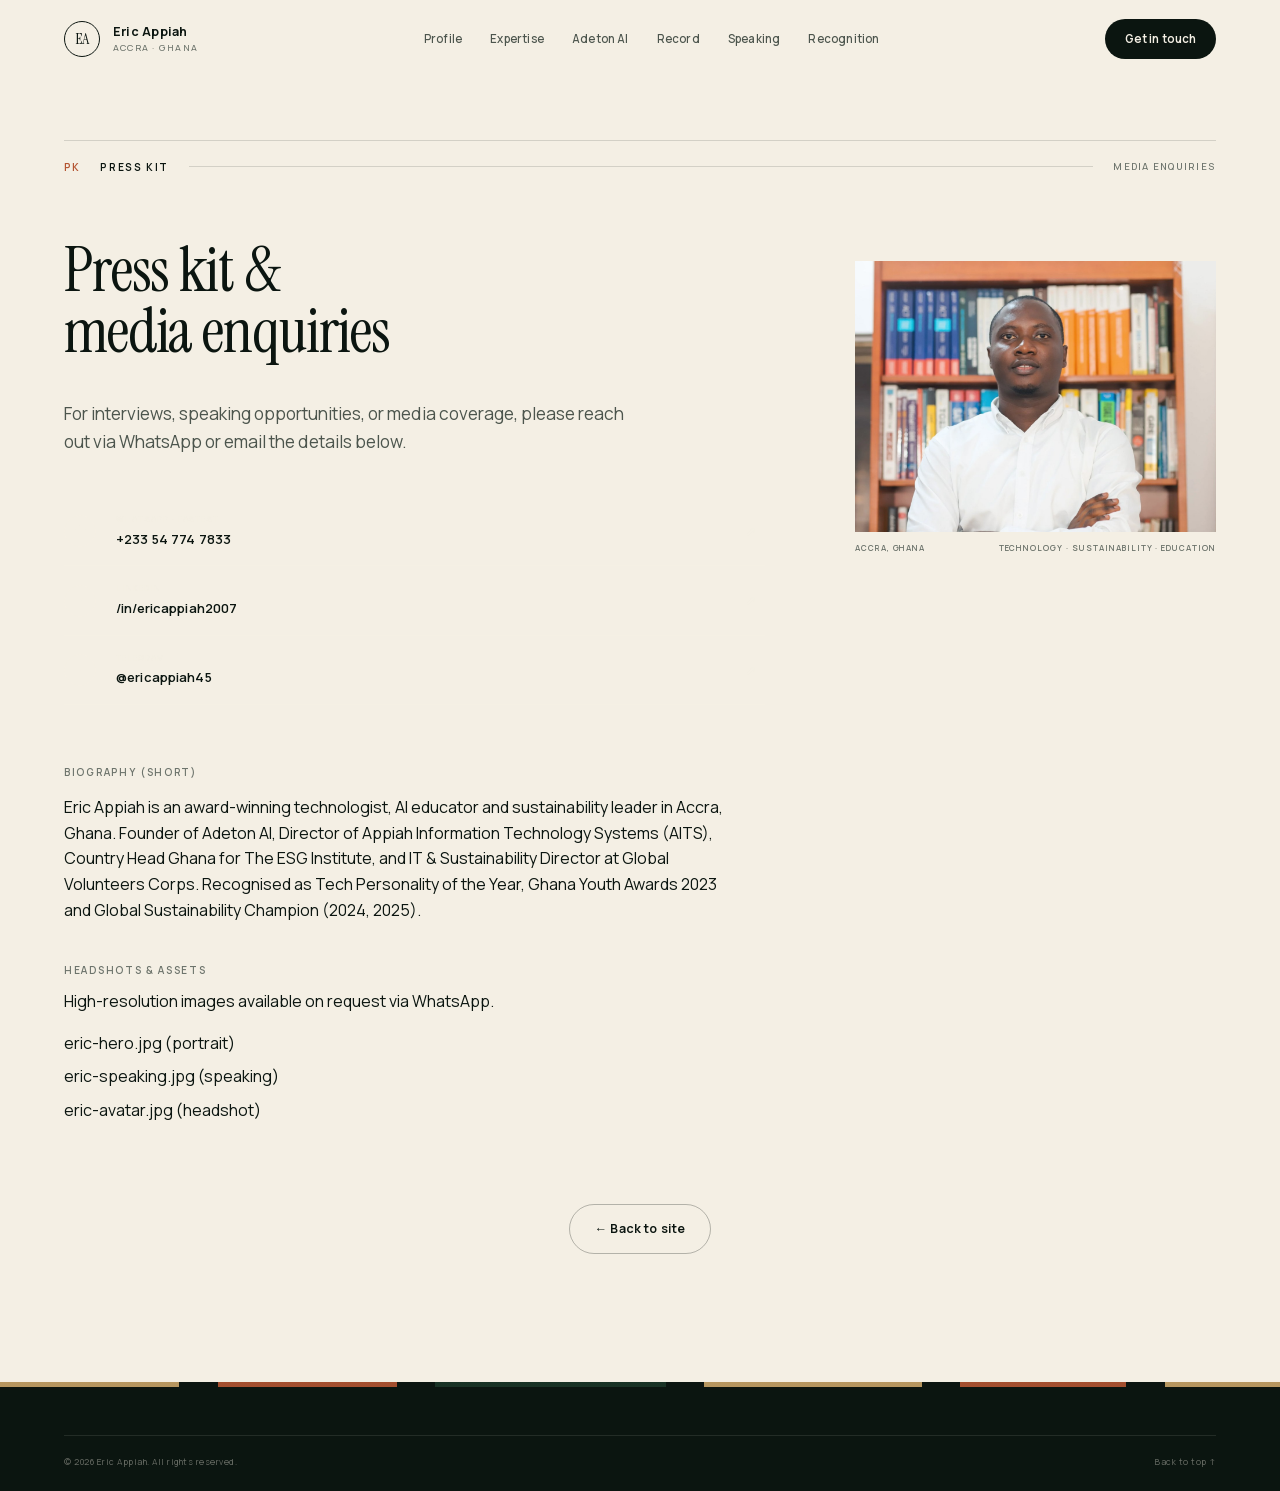
<file: press.html>
<!DOCTYPE html>
<html lang="en" class="no-js">
<head>
  <meta charset="utf-8">
  <meta name="viewport" content="width=device-width, initial-scale=1">
  <title>Press Kit — Eric Appiah</title>
  <meta name="description" content="Press kit and media enquiries for Eric Appiah — Technology, Sustainability & the Work Ahead.">
  <meta name="robots" content="noindex, nofollow">
  <link rel="canonical" href="https://pkaycodes.github.io/eric-appiah-preview/press.html">
  <link rel="icon" href="assets/img/favicon.svg" type="image/svg+xml">
  <link rel="preload" href="assets/fonts/instrument-serif.woff2" as="font" type="font/woff2" crossorigin>
  <link rel="preload" href="assets/fonts/manrope-latin.woff2" as="font" type="font/woff2" crossorigin>
  <link rel="stylesheet" href="assets/css/base.css">
  <link rel="stylesheet" href="assets/css/sections.css">
  <link rel="stylesheet" href="assets/css/sections2.css">
  <link rel="stylesheet" href="assets/css/responsive.css">
  <script>document.documentElement.classList.replace('no-js','js');</script>
</head>
<body>
  <a class="skip-link" href="#main">Skip to content</a>
  <div class="grain" aria-hidden="true"></div>

  <header class="site-header" id="siteHeader">
    <div class="nav-wrap">
      <a class="brand" href="index.html" aria-label="Eric Appiah — back to home">
        <span class="brand-mark" aria-hidden="true">EA</span>
        <span class="brand-text">
          <strong>Eric Appiah</strong>
          <small>Accra · Ghana</small>
        </span>
      </a>

      <nav class="nav-links" aria-label="Primary navigation">
        <a href="index.html#profile">Profile</a>
        <a href="index.html#expertise">Expertise</a>
        <a href="index.html#adeton">Adeton AI</a>
        <a href="index.html#record">Record</a>
        <a href="index.html#speaking">Speaking</a>
        <a href="index.html#recognition">Recognition</a>
      </nav>

      <div class="nav-actions">
        <a class="btn btn-nav" href="index.html#contact">Get in touch</a>
      </div>
    </div>
    <div class="scroll-progress" id="scrollProgress" aria-hidden="true"></div>
  </header>

  <main id="main">
    <section class="section" style="padding-top: 140px;">
      <div class="container">
        <header class="section-head" data-reveal>
          <span class="section-index">PK</span>
          <span class="section-label">Press kit</span>
          <span class="section-rule" aria-hidden="true"></span>
          <span class="section-meta">Media enquiries</span>
        </header>

        <div class="profile-grid">
          <div class="profile-copy">
            <h2 class="display" data-reveal>Press kit &amp; media enquiries</h2>
            <p class="lede" data-reveal>For interviews, speaking opportunities, or media coverage, please reach out via WhatsApp or email the details below.</p>
            
            <div class="contact-links" style="margin-top: 40px;">
              <a href="https://wa.me/233547747833" target="_blank" rel="noopener">
                <span class="contact-icon" aria-hidden="true">
                  <svg viewBox="0 0 24 24"><path d="M20.5 11.6a8.4 8.4 0 0 1-12.4 7.4L3.5 20.5l1.5-4.5a8.4 8.4 0 1 1 15.5-4.4Z" fill="none" stroke="currentColor" stroke-width="1.3"/><path d="M8.6 7.9c.3-.1.6 0 .8.3l1 1.7c.1.3 0 .6-.2.8l-.6.6c.6 1.3 1.6 2.3 2.9 2.9l.6-.6c.2-.2.5-.3.8-.2l1.7 1c.3.2.4.5.3.8-.3.9-1.2 1.5-2.1 1.5-3.5-.1-6.3-2.9-6.4-6.4 0-.9.6-1.8 1.2-2.1Z" fill="currentColor"/></svg>
                </span>
                <span><small>WhatsApp · fastest</small><strong>+233 54 774 7833</strong></span>
                <span class="link-arrow" aria-hidden="true">↗</span>
              </a>
              <a href="https://www.linkedin.com/in/ericappiah2007" target="_blank" rel="noopener">
                <span class="contact-icon contact-icon--text" aria-hidden="true">in</span>
                <span><small>LinkedIn</small><strong>/in/ericappiah2007</strong></span>
                <span class="link-arrow" aria-hidden="true">↗</span>
              </a>
              <a href="https://t.me/ericappiah45" target="_blank" rel="noopener">
                <span class="contact-icon" aria-hidden="true">
                  <svg viewBox="0 0 24 24"><path d="m21 4-3.2 16-5.1-4-2.8 2.7-.4-4.5L19 5.7 7.7 12.9 3 11.4 21 4Z" fill="none" stroke="currentColor" stroke-width="1.2" stroke-linejoin="round"/></svg>
                </span>
                <span><small>Telegram</small><strong>@ericappiah45</strong></span>
                <span class="link-arrow" aria-hidden="true">↗</span>
              </a>
            </div>

            <div style="margin-top: 60px;">
              <p class="mini-label">Biography (short)</p>
              <p style="margin-top: 16px; max-width: 680px;">Eric Appiah is an award-winning technologist, AI educator and sustainability leader in Accra, Ghana. Founder of Adeton AI, Director of Appiah Information Technology Systems (AITS), Country Head Ghana for The ESG Institute, and IT &amp; Sustainability Director at Global Volunteers Corps. Recognised as Tech Personality of the Year, Ghana Youth Awards 2023 and Global Sustainability Champion (2024, 2025).</p>
            </div>

            <div style="margin-top: 40px;">
              <p class="mini-label">Headshots &amp; assets</p>
              <p style="margin-top: 12px;">High-resolution images available on request via WhatsApp.</p>
              <ul style="margin-top: 16px; display: flex; flex-direction: column; gap: 8px;">
                <li><a href="assets/img/eric-hero.jpg" target="_blank">eric-hero.jpg (portrait)</a></li>
                <li><a href="assets/img/eric-speaking.jpg" target="_blank">eric-speaking.jpg (speaking)</a></li>
                <li><a href="assets/img/eric-avatar.jpg" target="_blank">eric-avatar.jpg (headshot)</a></li>
              </ul>
            </div>
          </div>

          <aside class="profile-aside">
            <figure class="aside-photo" data-reveal>
              <img src="assets/img/eric-speaking.jpg" alt="Eric Appiah speaking" width="2500" height="1667" loading="lazy">
              <figcaption>
                <span>Accra, Ghana</span>
                <span>Technology · Sustainability · Education</span>
              </figcaption>
            </figure>
          </aside>
        </div>

        <div style="margin-top: 80px; text-align: center;">
          <a class="btn btn-ghost" href="index.html">← Back to site</a>
        </div>
      </div>
    </section>
  </main>

  <footer class="site-footer">
    <div class="kente" aria-hidden="true"></div>
    <div class="container">
      <div class="footer-bottom">
        <span>© 2026 Eric Appiah. All rights reserved.</span>
        <a href="index.html#top">Back to top <span aria-hidden="true">↑</span></a>
      </div>
    </div>
  </footer>

  <script src="assets/js/main.js" defer></script>
</body>
</html>
</file>
<file: assets/css/base.css>
/* ==========================================================================
   Eric Appiah — base, navigation, hero
   Type: Instrument Serif / Manrope
   ========================================================================== */

@font-face {
  font-family: "Instrument Serif";
  src: url("../fonts/instrument-serif.woff2") format("woff2");
  font-style: normal;
  font-weight: 400;
  font-display: swap;
}
@font-face {
  font-family: "Instrument Serif";
  src: url("../fonts/instrument-serif-italic.woff2") format("woff2");
  font-style: italic;
  font-weight: 400;
  font-display: swap;
}
@font-face {
  font-family: "Manrope";
  src: url("../fonts/manrope-latin.woff2") format("woff2");
  font-style: normal;
  font-weight: 200 800;
  font-display: swap;
}

:root {
  --ink: #0b1510;
  --forest: #0e2017;
  --forest-2: #132a1f;
  --forest-3: #1a3527;
  --ivory: #f4efe4;
  --paper: #faf7f0;
  --cream: #ece4d4;
  --sand: #e6ddcb;
  --gold: #c9a468;
  --gold-2: #dcc08a;
  --clay: #b45532;
  --clay-deep: #a34626;
  --sage: #8e9c86;
  --muted: #6d746c;
  --muted-2: #4c554d;
  --line: rgba(11, 21, 16, 0.14);
  --line-strong: rgba(11, 21, 16, 0.28);
  --line-light: rgba(244, 239, 228, 0.16);
  --line-light-strong: rgba(244, 239, 228, 0.32);
  --serif: "Instrument Serif", "Times New Roman", Times, serif;
  --sans: "Manrope", -apple-system, BlinkMacSystemFont, "Segoe UI", sans-serif;
  --gutter: clamp(1.25rem, 5vw, 4.5rem);
  --nav-h: 78px;
  --ease: cubic-bezier(0.19, 1, 0.22, 1);
  --ease-soft: cubic-bezier(0.33, 1, 0.68, 1);
}

*,
*::before,
*::after { box-sizing: border-box; }

html {
  scroll-behavior: smooth;
  -webkit-text-size-adjust: 100%;
}

body {
  margin: 0;
  background: var(--ivory);
  color: var(--ink);
  font-family: var(--sans);
  font-size: 16px;
  line-height: 1.6;
  font-weight: 400;
  -webkit-font-smoothing: antialiased;
  text-rendering: optimizeLegibility;
  overflow-x: hidden;
}

body.menu-open { overflow: hidden; }

::selection { background: var(--clay); color: var(--ivory); }

img,
svg { display: block; max-width: 100%; }

img { height: auto; }

a { color: inherit; text-decoration: none; }

button,
input,
select,
textarea { font: inherit; color: inherit; }

button { cursor: pointer; }

h1, h2, h3, h4, p, figure, blockquote, ul, ol { margin: 0; }

ul, ol { padding: 0; list-style: none; }

:focus-visible {
  outline: 2px solid var(--clay);
  outline-offset: 4px;
}

.site-header :focus-visible,
.manifesto :focus-visible,
.adeton :focus-visible,
.speaking :focus-visible,
.contact :focus-visible,
.site-footer :focus-visible { outline-color: var(--gold); }

.skip-link {
  position: fixed;
  top: 1rem;
  left: 1rem;
  z-index: 10000;
  padding: 0.7rem 1rem;
  background: var(--ink);
  color: var(--ivory);
  font-size: 12px;
  transform: translateY(-160%);
  transition: transform 0.2s ease;
}
.skip-link:focus { transform: translateY(0); }

.grain {
  position: fixed;
  inset: 0;
  z-index: 9000;
  pointer-events: none;
  opacity: 0.045;
  background-image: url("../img/noise.png");
  background-repeat: repeat;
  background-size: 180px 180px;
}

.container {
  width: min(calc(100% - 2 * var(--gutter)), 1400px);
  margin-inline: auto;
}

.mini-label {
  font-size: 10px;
  line-height: 1.4;
  font-weight: 600;
  letter-spacing: 0.17em;
  text-transform: uppercase;
  color: var(--muted);
}
.mini-label span { color: var(--gold); }

.live-dot {
  display: inline-block;
  width: 6px;
  height: 6px;
  border-radius: 50%;
  background: #6c9d6a;
  box-shadow: 0 0 0 4px rgba(108, 157, 106, 0.13);
  flex: 0 0 auto;
  animation: pulseDot 2.6s ease-in-out infinite;
}

@keyframes pulseDot {
  0%, 100% { box-shadow: 0 0 0 3px rgba(108, 157, 106, 0.1); }
  50% { box-shadow: 0 0 0 6px rgba(108, 157, 106, 0.02); }
}

/* ---------- Type ---------- */

.display {
  font-family: var(--serif);
  font-weight: 400;
  font-size: clamp(2.8rem, 4.9vw, 5rem);
  line-height: 0.98;
  letter-spacing: -0.018em;
  text-wrap: balance;
}

.display em {
  font-style: italic;
  color: var(--clay);
}

.lede {
  font-size: clamp(1.08rem, 1.35vw, 1.28rem);
  line-height: 1.62;
  color: var(--muted-2);
  font-weight: 400;
}

.eyebrow {
  display: flex;
  align-items: center;
  gap: 0.65rem;
  font-size: 10.5px;
  font-weight: 600;
  letter-spacing: 0.18em;
  text-transform: uppercase;
  color: var(--muted-2);
}
.eyebrow .slash { color: var(--gold); }

.text-link {
  display: inline-flex;
  align-items: center;
  gap: 0.5rem;
  padding-bottom: 0.28rem;
  border-bottom: 1px solid var(--line-strong);
  font-size: 11px;
  font-weight: 650;
  letter-spacing: 0.14em;
  text-transform: uppercase;
  transition: color 0.25s ease, border-color 0.25s ease;
}
.text-link span { transition: transform 0.35s var(--ease); }
.text-link:hover { color: var(--clay); border-color: var(--clay); }
.text-link:hover span { transform: translate(3px, -3px); }
.text-link--light { border-color: var(--line-light-strong); }
.text-link--light:hover { color: var(--gold); border-color: var(--gold); }

/* ---------- Buttons ---------- */

.btn {
  display: inline-flex;
  align-items: center;
  justify-content: center;
  gap: 0.7rem;
  min-height: 50px;
  padding: 0 1.5rem;
  border: 1px solid transparent;
  border-radius: 999px;
  font-size: 12.5px;
  font-weight: 650;
  letter-spacing: 0.015em;
  white-space: nowrap;
  transition: background 0.3s ease, color 0.3s ease, border-color 0.3s ease, transform 0.4s var(--ease);
}
.btn svg { width: 15px; height: 15px; flex: 0 0 auto; }
.btn:hover { transform: translateY(-2px); }

.btn-primary { background: var(--ink); color: var(--ivory); }
.btn-primary:hover { background: var(--clay); }

.btn-ghost { border-color: var(--line-strong); color: var(--ink); background: transparent; }
.btn-ghost:hover { background: var(--ink); border-color: var(--ink); color: var(--ivory); }

.btn-nav {
  min-height: 40px;
  padding: 0 1.15rem;
  background: var(--ink);
  color: var(--ivory);
  font-size: 11.5px;
}
.btn-nav:hover { background: var(--clay); }

.btn-gold { background: var(--gold); color: var(--ink); }
.btn-gold:hover { background: var(--gold-2); }

.btn-ivory { background: var(--ivory); color: var(--ink); width: 100%; }
.btn-ivory:hover { background: var(--gold); }

/* ---------- Header ---------- */

.site-header {
  position: fixed;
  inset: 0 0 auto;
  z-index: 500;
  transition: background 0.4s ease, box-shadow 0.4s ease, border-color 0.4s ease;
  border-bottom: 1px solid transparent;
}

.site-header::before {
  content: "";
  position: absolute;
  inset: 0;
  background: rgba(244, 239, 228, 0.82);
  backdrop-filter: blur(18px);
  -webkit-backdrop-filter: blur(18px);
  opacity: 0;
  transition: opacity 0.4s ease;
  z-index: -1;
}

.site-header.is-scrolled { border-bottom-color: var(--line); }
.site-header.is-scrolled::before { opacity: 1; }

.nav-wrap {
  width: min(calc(100% - 2 * var(--gutter)), 1400px);
  margin-inline: auto;
  height: var(--nav-h);
  display: flex;
  align-items: center;
  justify-content: space-between;
  gap: 2rem;
}

.brand { display: inline-flex; align-items: center; gap: 0.8rem; }

.brand-mark {
  display: grid;
  place-items: center;
  width: 36px;
  height: 36px;
  border: 1px solid var(--ink);
  border-radius: 50%;
  font-family: var(--serif);
  font-size: 16px;
  line-height: 1;
  letter-spacing: -0.03em;
  transition: background 0.3s ease, color 0.3s ease;
}
.brand:hover .brand-mark { background: var(--ink); color: var(--ivory); }

.brand-text { display: flex; flex-direction: column; line-height: 1.15; }
.brand-text strong { font-size: 12.5px; font-weight: 700; letter-spacing: 0.02em; }
.brand-text small {
  font-size: 9px;
  font-weight: 500;
  letter-spacing: 0.14em;
  text-transform: uppercase;
  color: var(--muted);
  margin-top: 0.24rem;
}

.nav-links { display: flex; align-items: center; gap: clamp(1rem, 2.2vw, 2rem); }

.nav-links a {
  position: relative;
  padding: 0.35rem 0;
  font-size: 11.5px;
  font-weight: 550;
  letter-spacing: 0.015em;
  color: var(--muted-2);
  transition: color 0.25s ease;
}
.nav-links a::after {
  content: "";
  position: absolute;
  left: 0;
  right: 0;
  bottom: 0;
  height: 1px;
  background: var(--clay);
  transform: scaleX(0);
  transform-origin: left;
  transition: transform 0.35s var(--ease);
}
.nav-links a:hover,
.nav-links a.is-active { color: var(--ink); }
.nav-links a:hover::after,
.nav-links a.is-active::after { transform: scaleX(1); }

.nav-actions { display: flex; align-items: center; gap: 1.4rem; }

.nav-time {
  display: inline-flex;
  align-items: center;
  gap: 0.5rem;
  font-size: 10px;
  font-weight: 550;
  letter-spacing: 0.1em;
  text-transform: uppercase;
  color: var(--muted);
  font-variant-numeric: tabular-nums;
}

.menu-toggle {
  display: none;
  width: 40px;
  height: 40px;
  border: 1px solid var(--line-strong);
  border-radius: 50%;
  background: transparent;
  position: relative;
}
.menu-toggle span {
  position: absolute;
  left: 12px;
  right: 12px;
  height: 1px;
  background: var(--ink);
  transition: transform 0.35s var(--ease), top 0.35s var(--ease);
}
.menu-toggle span:nth-child(1) { top: 17px; }
.menu-toggle span:nth-child(2) { top: 22px; }
body.menu-open .menu-toggle span:nth-child(1) { top: 20px; transform: rotate(45deg); }
body.menu-open .menu-toggle span:nth-child(2) { top: 20px; transform: rotate(-45deg); }

.scroll-progress {
  position: absolute;
  left: 0;
  bottom: -1px;
  height: 1px;
  width: 0;
  background: var(--clay);
  z-index: 2;
}

/* ---------- Mobile menu ---------- */

.mobile-menu {
  position: fixed;
  inset: 0;
  z-index: 450;
  background: var(--ink);
  color: var(--ivory);
  padding: calc(var(--nav-h) + 1.5rem) var(--gutter) 2rem;
  opacity: 0;
  visibility: hidden;
  transform: translateY(-8px);
  transition: opacity 0.4s ease, visibility 0.4s ease, transform 0.5s var(--ease);
  overflow-y: auto;
}
body.menu-open .mobile-menu { opacity: 1; visibility: visible; transform: none; }

.mobile-menu-inner { max-width: 560px; }
.mobile-menu .mini-label { color: rgba(244, 239, 228, 0.45); margin-bottom: 1.2rem; }

.mobile-menu nav { display: flex; flex-direction: column; border-top: 1px solid var(--line-light); }
.mobile-menu nav a {
  display: flex;
  align-items: baseline;
  gap: 1rem;
  padding: 0.7rem 0;
  border-bottom: 1px solid var(--line-light);
  font-family: var(--serif);
  font-size: clamp(2rem, 7vw, 3rem);
  line-height: 1.1;
  transition: color 0.25s ease, padding-left 0.3s var(--ease);
}
.mobile-menu nav a span {
  font-family: var(--sans);
  font-size: 9px;
  letter-spacing: 0.15em;
  color: var(--gold);
}
.mobile-menu nav a:hover { color: var(--gold); padding-left: 0.5rem; }

.mobile-menu-foot {
  display: flex;
  flex-wrap: wrap;
  gap: 1.4rem;
  margin-top: 2.5rem;
  font-size: 11px;
  letter-spacing: 0.08em;
  text-transform: uppercase;
  color: rgba(244, 239, 228, 0.65);
}

/* ---------- Hero ---------- */

.hero {
  position: relative;
  min-height: 100svh;
  display: flex;
  flex-direction: column;
  padding-top: var(--nav-h);
  overflow: hidden;
  background:
    radial-gradient(circle at 82% 28%, rgba(201, 164, 104, 0.17), transparent 38%),
    radial-gradient(circle at 10% 90%, rgba(180, 85, 50, 0.055), transparent 35%),
    var(--ivory);
}

.hero::before {
  content: "";
  position: absolute;
  top: var(--nav-h);
  bottom: 0;
  left: 50%;
  width: 1px;
  background: var(--line);
  opacity: 0.55;
  pointer-events: none;
}

.hero-inner {
  flex: 1;
  display: grid;
  grid-template-columns: minmax(0, 1.03fr) minmax(330px, 0.72fr);
  gap: clamp(2rem, 5vw, 5rem);
  align-items: center;
  padding-block: clamp(2.5rem, 7vh, 6rem) clamp(2rem, 5vh, 4rem);
}

.hero-copy { position: relative; z-index: 2; }

.hero-eyebrow { margin-bottom: clamp(1.5rem, 3vh, 2.6rem); }

.hero-name {
  font-family: var(--serif);
  font-weight: 400;
  font-size: clamp(5.1rem, 12.1vw, 11.8rem);
  line-height: 0.79;
  letter-spacing: -0.038em;
  margin-left: -0.04em;
}

.hero-line {
  display: block;
  overflow: hidden;
  padding-bottom: 0.09em;
  margin-bottom: -0.09em;
}
.hero-line > span { display: inline-block; }

.hero-star {
  width: 0.15em;
  height: 0.15em;
  display: inline-block;
  margin-left: 0.06em;
  vertical-align: 0.56em;
  color: var(--clay);
  animation: starTurn 26s linear infinite;
}
@keyframes starTurn { to { transform: rotate(360deg); } }

.hero-deck {
  max-width: 540px;
  margin-top: clamp(1.6rem, 3.5vh, 2.6rem);
  font-size: clamp(1.02rem, 1.35vw, 1.19rem);
  line-height: 1.65;
  color: var(--muted-2);
  text-wrap: pretty;
}

.hero-actions {
  display: flex;
  flex-wrap: wrap;
  gap: 0.8rem;
  margin-top: clamp(1.8rem, 3.5vh, 2.6rem);
}

.hero-roles { margin-top: clamp(2.5rem, 5vh, 4rem); }
.hero-roles .mini-label { margin-bottom: 0.6rem; }
.hero-roles ul { display: flex; flex-wrap: wrap; align-items: center; gap: 0.55rem 1.4rem; }
.hero-roles li {
  position: relative;
  padding-left: 0.85rem;
  font-size: 11.5px;
  font-weight: 550;
  color: var(--ink);
}
.hero-roles li::before {
  content: "";
  position: absolute;
  left: 0;
  top: 50%;
  width: 4px;
  height: 4px;
  border-radius: 50%;
  background: var(--gold);
  transform: translateY(-50%);
}

.hero-visual { position: relative; z-index: 1; }

.portrait-wrap {
  position: relative;
  width: 100%;
  max-width: 445px;
  margin-left: auto;
  padding: 0 0 0 0;
}

.portrait-backdrop {
  position: absolute;
  inset: -18px -18px 46px 18px;
  border: 1px solid var(--gold);
  pointer-events: none;
}

.portrait {
  position: relative;
  background: var(--paper);
  padding: 9px 9px 0;
  box-shadow: 0 30px 80px rgba(11, 21, 16, 0.11);
}

.portrait img {
  width: 100%;
  aspect-ratio: 4 / 5;
  object-fit: cover;
  object-position: 50% 22%;
  filter: saturate(0.94) contrast(1.02);
}

.portrait::after {
  content: "";
  position: absolute;
  inset: 9px 9px 49px;
  border: 1px solid rgba(244, 239, 228, 0.22);
  pointer-events: none;
}

.portrait figcaption {
  display: flex;
  align-items: center;
  justify-content: space-between;
  gap: 1rem;
  padding: 0.72rem 0.35rem 0.72rem;
  font-size: 8.5px;
  font-weight: 600;
  letter-spacing: 0.13em;
  text-transform: uppercase;
  color: var(--muted);
}

.seal {
  position: absolute;
  left: -64px;
  bottom: 26px;
  width: 152px;
  height: 152px;
  padding: 7px;
  border-radius: 50%;
  background: var(--ivory);
  color: var(--ink);
  box-shadow: 0 12px 40px rgba(11, 21, 16, 0.14);
}
.seal svg { width: 100%; height: 100%; animation: sealTurn 44s linear infinite; }
.seal text {
  font-family: var(--sans);
  font-size: 7.4px;
  font-weight: 650;
  letter-spacing: 0.085em;
  fill: currentColor;
}
.seal-mark { transform-origin: 70px 70px; animation: sealTurnReverse 44s linear infinite; }
@keyframes sealTurn { to { transform: rotate(360deg); } }
@keyframes sealTurnReverse { to { transform: rotate(-360deg); } }

.hero-foot {
  display: flex;
  align-items: center;
  justify-content: space-between;
  gap: 2rem;
  padding-block: 1.15rem;
  border-top: 1px solid var(--line);
}

.scroll-cue {
  display: inline-flex;
  align-items: center;
  gap: 0.8rem;
  font-size: 9.5px;
  font-weight: 600;
  letter-spacing: 0.16em;
  text-transform: uppercase;
  color: var(--muted);
}
.scroll-line {
  position: relative;
  width: 44px;
  height: 1px;
  background: var(--line-strong);
  overflow: hidden;
}
.scroll-line::after {
  content: "";
  position: absolute;
  inset: 0;
  background: var(--clay);
  transform: translateX(-100%);
  animation: scrollLine 2.6s var(--ease) infinite;
}
@keyframes scrollLine {
  0% { transform: translateX(-100%); }
  55%, 100% { transform: translateX(100%); }
}

.hero-foot-note {
  font-family: var(--serif);
  font-size: 15px;
  font-style: italic;
  color: var(--muted);
}

.hero-socials { display: flex; align-items: center; gap: 0.55rem; }
.hero-socials a {
  display: grid;
  place-items: center;
  width: 31px;
  height: 31px;
  border: 1px solid var(--line);
  border-radius: 50%;
  font-size: 9px;
  font-weight: 650;
  letter-spacing: 0.03em;
  color: var(--muted-2);
  transition: background 0.25s ease, color 0.25s ease, border-color 0.25s ease;
}
.hero-socials a:hover { background: var(--ink); color: var(--ivory); border-color: var(--ink); }

/* ---------- Marquee ---------- */

.logo-strip {
  display: flex;
  align-items: stretch;
  background: var(--ink);
  color: var(--ivory);
  border-top: 1px solid rgba(201, 164, 104, 0.24);
  border-bottom: 1px solid rgba(201, 164, 104, 0.18);
  overflow: hidden;
}

.logo-strip-head {
  flex: 0 0 auto;
  display: flex;
  align-items: center;
  padding: 1.05rem 1.6rem 1.05rem var(--gutter);
  border-right: 1px solid var(--line-light);
}
.logo-strip-head .mini-label { color: rgba(244, 239, 228, 0.4); white-space: nowrap; }

.marquee { flex: 1; display: flex; overflow: hidden; min-width: 0; }
.marquee-track {
  display: flex;
  align-items: center;
  gap: 2.2rem;
  padding-right: 2.2rem;
  flex: 0 0 auto;
  min-width: max-content;
  animation: marqueeMove 42s linear infinite;
}
.marquee-track span {
  font-size: 10.5px;
  font-weight: 550;
  letter-spacing: 0.14em;
  text-transform: uppercase;
  color: rgba(244, 239, 228, 0.7);
  white-space: nowrap;
}
.marquee-track i {
  width: 4px;
  height: 4px;
  background: var(--gold);
  transform: rotate(45deg);
  opacity: 0.75;
}
.logo-strip:hover .marquee-track { animation-play-state: paused; }
@keyframes marqueeMove { to { transform: translateX(-100%); } }

/* ---------- Generic section ---------- */

.section { position: relative; padding-block: clamp(5.5rem, 10vw, 9.5rem); }
.section-head {
  display: flex;
  align-items: center;
  gap: 1.25rem;
  padding-top: 1.1rem;
  border-top: 1px solid var(--line);
  margin-bottom: clamp(2.8rem, 5vw, 4.6rem);
}
.section-index {
  font-size: 10px;
  font-weight: 650;
  letter-spacing: 0.12em;
  color: var(--clay);
}
.section-label {
  font-size: 10px;
  font-weight: 650;
  letter-spacing: 0.16em;
  text-transform: uppercase;
  color: var(--ink);
  white-space: nowrap;
}
.section-rule { flex: 1; height: 1px; background: var(--line); }
.section-meta {
  font-size: 9.5px;
  font-weight: 550;
  letter-spacing: 0.13em;
  text-transform: uppercase;
  color: var(--muted);
  white-space: nowrap;
}
.section-head--light { border-top-color: var(--line-light); }
.section-head--light .section-label { color: var(--ivory); }
.section-head--light .section-rule { background: var(--line-light); }
.section-head--light .section-meta { color: rgba(244, 239, 228, 0.45); }
.section-head--light .section-index { color: var(--gold); }
</file>
<file: assets/css/sections.css>
/* ==========================================================================
   Sections: profile, principles, expertise, Adeton AI
   ========================================================================== */

/* ---------- Profile ---------- */

.profile { background: var(--ivory); }

.profile-grid {
  display: grid;
  grid-template-columns: minmax(0, 1.32fr) minmax(280px, 0.68fr);
  gap: clamp(3rem, 7vw, 8rem);
  align-items: start;
}

.profile-copy h2 { max-width: 17ch; }
.profile-copy .lede { margin-top: clamp(1.8rem, 3vw, 2.7rem); max-width: 58ch; }
.profile-copy > p:not(.lede) { margin-top: 1.25rem; max-width: 63ch; color: var(--muted-2); font-size: 15px; line-height: 1.7; }

.profile-signature {
  display: flex;
  align-items: flex-end;
  gap: 1.5rem;
  flex-wrap: wrap;
  margin-top: clamp(2rem, 4vw, 3.2rem);
  padding-top: 1.5rem;
  border-top: 1px solid var(--line);
}
.sig {
  font-family: var(--serif);
  font-style: italic;
  font-size: clamp(2.3rem, 3vw, 3.1rem);
  line-height: 0.9;
  letter-spacing: -0.02em;
}
.sig-role {
  font-size: 9px;
  font-weight: 600;
  letter-spacing: 0.15em;
  text-transform: uppercase;
  color: var(--muted);
  padding-bottom: 0.35rem;
}

.profile-aside { position: sticky; top: calc(var(--nav-h) + 2rem); }

.currently-card {
  background: var(--ink);
  color: var(--ivory);
  padding: clamp(1.6rem, 2.5vw, 2.2rem);
}
.currently-card .mini-label { color: rgba(244, 239, 228, 0.42); margin-bottom: 0.9rem; }
.currently-list li {
  display: grid;
  grid-template-columns: 40px 1fr;
  gap: 0 1rem;
  padding: 0.9rem 0;
  border-top: 1px solid var(--line-light);
}
.currently-list li:last-child { padding-bottom: 0.2rem; }
.c-year {
  grid-row: span 2;
  font-family: var(--serif);
  font-size: 17px;
  color: var(--gold);
  line-height: 1.2;
}
.c-role {
  font-size: 8.5px;
  font-weight: 600;
  letter-spacing: 0.13em;
  text-transform: uppercase;
  color: rgba(244, 239, 228, 0.48);
}
.currently-list strong {
  font-size: 13.5px;
  font-weight: 550;
  line-height: 1.35;
  color: var(--ivory);
}

.aside-photo { margin-top: 1.4rem; }
.aside-photo img {
  width: 100%;
  aspect-ratio: 4 / 3;
  object-fit: cover;
  object-position: 50% 30%;
  filter: saturate(0.9);
}
.aside-photo figcaption {
  display: flex;
  justify-content: space-between;
  gap: 1rem;
  padding-top: 0.65rem;
  font-size: 8px;
  font-weight: 600;
  letter-spacing: 0.12em;
  text-transform: uppercase;
  color: var(--muted);
}

.stat-row {
  display: grid;
  grid-template-columns: repeat(4, 1fr);
  margin-top: clamp(4rem, 7vw, 6.5rem);
  border-top: 1px solid var(--line);
  border-bottom: 1px solid var(--line);
}
.stat {
  position: relative;
  padding: clamp(1.4rem, 2.5vw, 2rem) 1.5rem clamp(1.4rem, 2.5vw, 2rem) 0;
}
.stat + .stat { padding-left: clamp(1.2rem, 2.5vw, 2rem); border-left: 1px solid var(--line); }
.stat-num {
  display: block;
  font-family: var(--serif);
  font-size: clamp(3rem, 4.7vw, 4.7rem);
  line-height: 0.9;
  letter-spacing: -0.03em;
  color: var(--ink);
  transition: color 0.3s ease;
  font-variant-numeric: tabular-nums;
}
.stat:hover .stat-num { color: var(--clay); }
.stat-label {
  display: block;
  margin-top: 0.85rem;
  max-width: 18ch;
  font-size: 9px;
  font-weight: 600;
  letter-spacing: 0.13em;
  text-transform: uppercase;
  line-height: 1.55;
  color: var(--muted);
}

/* ---------- Principles / manifesto ---------- */

.manifesto {
  position: relative;
  padding-block: clamp(5.5rem, 10vw, 9.5rem);
  background: var(--forest);
  color: var(--ivory);
  overflow: hidden;
}

.manifesto::after {
  content: "";
  position: absolute;
  inset: 0;
  background: radial-gradient(circle at 78% 22%, rgba(201, 164, 104, 0.08), transparent 45%);
  pointer-events: none;
}

.adinkra-bg {
  position: absolute;
  top: -24%;
  right: -14%;
  width: min(64vw, 820px);
  aspect-ratio: 1;
  color: var(--gold);
  opacity: 0.09;
  pointer-events: none;
  animation: adinkraTurn 220s linear infinite;
}
.adinkra-bg svg { width: 100%; height: 100%; fill: none; stroke: currentColor; stroke-width: 1; }
@keyframes adinkraTurn { to { transform: rotate(360deg); } }

.manifesto .container { position: relative; z-index: 1; }

.manifesto-grid {
  display: grid;
  grid-template-columns: minmax(0, 0.92fr) minmax(0, 1.08fr);
  gap: clamp(3.5rem, 8vw, 9rem);
  align-items: start;
}

.manifesto-quote { position: relative; }
.quote-mark {
  display: block;
  font-family: var(--serif);
  font-size: clamp(5rem, 8vw, 8rem);
  line-height: 0.55;
  color: var(--gold);
  margin-bottom: 1.3rem;
}
.manifesto-quote p {
  font-family: var(--serif);
  font-size: clamp(3.2rem, 5.7vw, 6.2rem);
  line-height: 0.92;
  letter-spacing: -0.028em;
  text-wrap: balance;
}
.manifesto-quote em { font-style: italic; color: var(--gold); }
.manifesto-quote cite {
  display: block;
  margin-top: 2rem;
  font-family: var(--sans);
  font-style: normal;
  font-size: 9.5px;
  font-weight: 600;
  letter-spacing: 0.14em;
  text-transform: uppercase;
  color: rgba(244, 239, 228, 0.48);
}
.manifesto-quote cite span { color: var(--gold); }

.beliefs { border-top: 1px solid var(--line-light); }
.beliefs article {
  display: grid;
  grid-template-columns: 42px 1fr;
  gap: 1.2rem;
  padding: 1.65rem 0;
  border-bottom: 1px solid var(--line-light);
  transition: padding-left 0.4s var(--ease);
}
.beliefs article:hover { padding-left: 0.4rem; }
.belief-num { font-size: 9px; font-weight: 650; letter-spacing: 0.12em; color: var(--gold); padding-top: 0.45rem; }
.beliefs h3 {
  font-family: var(--serif);
  font-size: clamp(1.55rem, 2.2vw, 2rem);
  font-weight: 400;
  line-height: 1.08;
  letter-spacing: -0.01em;
  transition: color 0.25s ease;
}
.beliefs article:hover h3 { color: var(--gold); }
.beliefs p {
  margin-top: 0.65rem;
  max-width: 48ch;
  font-size: 13px;
  line-height: 1.65;
  color: rgba(244, 239, 228, 0.58);
}

/* ---------- Expertise ---------- */

.expertise { background: var(--paper); }

.expertise-intro {
  display: grid;
  grid-template-columns: minmax(0, 1.15fr) minmax(280px, 0.55fr);
  gap: clamp(2rem, 6vw, 6rem);
  align-items: end;
  margin-bottom: clamp(2.8rem, 5vw, 4.4rem);
}
.expertise-intro h2 { max-width: 17ch; font-size: clamp(2.5rem, 4.1vw, 4.2rem); }
.expertise-intro .lede { max-width: 44ch; padding-bottom: 0.3rem; }

.expertise-grid {
  display: grid;
  grid-template-columns: repeat(2, 1fr);
  gap: 1px;
  background: var(--line);
  border: 1px solid var(--line);
}

.expertise-card {
  display: flex;
  flex-direction: column;
  min-height: 340px;
  padding: clamp(1.6rem, 2.8vw, 2.5rem);
  background: var(--paper);
  transition: background 0.45s ease, color 0.45s ease;
}
.expertise-card:hover { background: var(--ink); color: var(--ivory); }

.card-top { display: flex; align-items: flex-start; justify-content: space-between; gap: 2rem; }
.card-num { font-size: 9.5px; font-weight: 650; letter-spacing: 0.12em; color: var(--clay); transition: color 0.35s ease; }
.card-icon { width: 42px; height: 42px; color: var(--ink); transition: color 0.35s ease, transform 0.5s var(--ease); }
.expertise-card:hover .card-num { color: var(--gold); }
.expertise-card:hover .card-icon { color: var(--gold); transform: rotate(8deg); }

.expertise-card h3 {
  margin-top: clamp(2.2rem, 4vw, 3.4rem);
  font-family: var(--serif);
  font-size: clamp(1.8rem, 2.4vw, 2.3rem);
  font-weight: 400;
  line-height: 1.03;
  letter-spacing: -0.015em;
}
.card-line {
  margin-top: 0.65rem;
  font-size: 12.5px;
  font-weight: 600;
  letter-spacing: 0.01em;
  color: var(--clay);
  transition: color 0.35s ease;
}
.expertise-card:hover .card-line { color: var(--gold); }
.card-body {
  margin-top: 0.8rem;
  max-width: 46ch;
  font-size: 13.5px;
  line-height: 1.65;
  color: var(--muted-2);
  transition: color 0.35s ease;
}
.expertise-card:hover .card-body { color: rgba(244, 239, 228, 0.65); }

.tag-list { display: flex; flex-wrap: wrap; gap: 0.4rem; margin-top: 1.4rem; }
.tag-list li {
  padding: 0.32rem 0.6rem;
  border: 1px solid var(--line);
  border-radius: 999px;
  font-size: 8.5px;
  font-weight: 600;
  letter-spacing: 0.09em;
  text-transform: uppercase;
  color: var(--muted);
  transition: border-color 0.35s ease, color 0.35s ease;
}
.expertise-card:hover .tag-list li { border-color: var(--line-light); color: rgba(244, 239, 228, 0.6); }

.card-proof {
  margin-top: auto;
  padding-top: 1.6rem;
  font-size: 10px;
  line-height: 1.5;
  color: var(--muted);
  transition: color 0.35s ease;
}
.card-proof span {
  display: inline-block;
  margin-right: 0.5rem;
  font-size: 8px;
  font-weight: 700;
  letter-spacing: 0.14em;
  text-transform: uppercase;
  color: var(--clay);
  transition: color 0.35s ease;
}
.expertise-card:hover .card-proof { color: rgba(244, 239, 228, 0.6); }
.expertise-card:hover .card-proof span { color: var(--gold); }

.expertise-foot {
  display: flex;
  align-items: center;
  justify-content: space-between;
  gap: 2rem;
  margin-top: 2rem;
  padding-top: 1.5rem;
  border-top: 1px solid var(--line);
}
.expertise-foot p { max-width: 60ch; font-size: 12.5px; color: var(--muted); }

/* ---------- Adeton ---------- */

.adeton {
  position: relative;
  padding-block: clamp(5.5rem, 10vw, 9.5rem);
  background: #07110c;
  color: var(--ivory);
  overflow: hidden;
}
.adeton::before {
  content: "";
  position: absolute;
  top: -20%;
  right: -10%;
  width: 60vw;
  height: 60vw;
  background: radial-gradient(circle, rgba(201, 164, 104, 0.11), transparent 62%);
  pointer-events: none;
}
.adeton .container { position: relative; z-index: 1; }

.adeton-intro-grid {
  display: grid;
  grid-template-columns: minmax(0, 0.95fr) minmax(0, 1.05fr);
  gap: clamp(2.5rem, 6vw, 6rem);
  align-items: end;
}

.adeton-wordmark {
  font-family: var(--sans);
  font-size: clamp(3.6rem, 7.4vw, 7.5rem);
  font-weight: 800;
  line-height: 0.85;
  letter-spacing: -0.065em;
  color: var(--ivory);
}
.adeton-wordmark span {
  font-family: var(--serif);
  font-weight: 400;
  font-style: italic;
  color: var(--gold);
  letter-spacing: -0.04em;
  margin-left: 0.12em;
}
.adeton-tagline {
  margin-top: 1.1rem;
  font-family: var(--serif);
  font-size: clamp(1.6rem, 2.4vw, 2.3rem);
  line-height: 1.1;
  color: rgba(244, 239, 228, 0.68);
}
.adeton-tagline em { color: var(--gold); }

.adeton-copy .lede { color: rgba(244, 239, 228, 0.78); }
.adeton-copy > p:not(.lede) {
  margin-top: 1rem;
  max-width: 53ch;
  font-size: 13.5px;
  line-height: 1.7;
  color: rgba(244, 239, 228, 0.52);
}
.adeton-copy .text-link { margin-top: 1.7rem; }

.adeton-points {
  display: grid;
  grid-template-columns: repeat(4, 1fr);
  gap: 0;
  margin-top: clamp(3rem, 6vw, 5rem);
  border-top: 1px solid var(--line-light);
  border-bottom: 1px solid var(--line-light);
}
.adeton-points li {
  position: relative;
  padding: 1.4rem 1.5rem 1.5rem 0;
}
.adeton-points li + li { padding-left: 1.5rem; border-left: 1px solid var(--line-light); }
.adeton-points span { display: block; font-size: 8.5px; font-weight: 650; letter-spacing: 0.12em; color: var(--gold); }
.adeton-points strong { display: block; margin-top: 1rem; font-family: var(--serif); font-size: 1.35rem; font-weight: 400; line-height: 1.1; }
.adeton-points p { margin-top: 0.45rem; font-size: 11.5px; line-height: 1.55; color: rgba(244, 239, 228, 0.48); }

.product-stage {
  position: relative;
  margin-top: clamp(3.5rem, 7vw, 6rem);
  padding: 1.5rem clamp(0rem, 2vw, 2rem);
}

.product-window {
  position: relative;
  max-width: 1120px;
  margin-inline: auto;
  border: 1px solid rgba(244, 239, 228, 0.22);
  border-radius: 10px;
  overflow: hidden;
  box-shadow: 0 50px 130px rgba(0, 0, 0, 0.55);
  background: #fbfaf6;
  color: #172019;
}

.app-chrome {
  display: flex;
  align-items: center;
  gap: 1rem;
  height: 38px;
  padding: 0 1rem;
  background: #e9e5da;
  border-bottom: 1px solid rgba(23, 32, 25, 0.1);
}
.chrome-dots { display: flex; gap: 5px; }
.chrome-dots i { width: 7px; height: 7px; border-radius: 50%; background: rgba(23, 32, 25, 0.18); }
.chrome-dots i:nth-child(1) { background: #c9877c; }
.chrome-dots i:nth-child(2) { background: #cbb37a; }
.chrome-dots i:nth-child(3) { background: #8fa98c; }
.chrome-url {
  flex: 1;
  max-width: 380px;
  margin-inline: auto;
  padding: 0.28rem 1rem;
  border-radius: 999px;
  background: rgba(251, 250, 246, 0.7);
  font-size: 9px;
  letter-spacing: 0.05em;
  text-align: center;
  color: rgba(23, 32, 25, 0.48);
}
.chrome-gate {
  display: inline-flex;
  align-items: center;
  gap: 0.45rem;
  font-size: 8px;
  font-weight: 650;
  letter-spacing: 0.08em;
  text-transform: uppercase;
  color: #3f6b45;
  white-space: nowrap;
}
.chrome-gate .live-dot { width: 5px; height: 5px; background: #4b8a53; box-shadow: 0 0 0 3px rgba(75, 138, 83, 0.12); }

.app-body { display: grid; grid-template-columns: 178px minmax(0, 1fr); min-height: 460px; }

.app-side {
  display: flex;
  flex-direction: column;
  padding: 1.1rem 0.9rem;
  background: #f1ede4;
  border-right: 1px solid rgba(23, 32, 25, 0.09);
}
.app-logo {
  display: flex;
  align-items: center;
  gap: 0.3rem;
  padding: 0 0.4rem 1.1rem;
  font-size: 14px;
  font-weight: 800;
  letter-spacing: -0.04em;
}
.app-logo > span:last-child { font-family: var(--serif); font-style: italic; font-weight: 400; color: #9c7a3c; }
.app-mark {
  display: grid;
  place-items: center;
  width: 20px;
  height: 20px;
  border-radius: 5px;
  background: #172019;
  color: #f4efe4;
  font-size: 12px;
  font-weight: 600;
  font-style: italic;
}
.app-side nav { display: flex; flex-direction: column; gap: 1px; }
.app-side nav span {
  display: flex;
  align-items: center;
  justify-content: space-between;
  padding: 0.5rem 0.55rem;
  border-radius: 5px;
  font-size: 10px;
  font-weight: 550;
  color: rgba(23, 32, 25, 0.55);
}
.app-side nav span.is-active { background: #e4dcc9; color: #172019; font-weight: 700; }
.app-side nav b {
  display: grid;
  place-items: center;
  width: 16px;
  height: 16px;
  border-radius: 50%;
  background: #172019;
  color: #f4efe4;
  font-size: 7.5px;
  font-weight: 700;
}
.app-user {
  display: flex;
  align-items: center;
  gap: 0.55rem;
  margin-top: auto;
  padding: 0.8rem 0.4rem 0;
  border-top: 1px solid rgba(23, 32, 25, 0.1);
}
.app-avatar {
  display: grid;
  place-items: center;
  width: 26px;
  height: 26px;
  border-radius: 50%;
  background: #d9c7a0;
  font-size: 8px;
  font-weight: 700;
}
.app-user strong { display: block; font-size: 9.5px; line-height: 1.3; }
.app-user small { display: block; font-size: 8px; color: rgba(23, 32, 25, 0.45); }

.app-main { padding: 1rem 1.3rem 1.2rem; min-width: 0; }

.app-topbar { display: flex; align-items: center; gap: 1rem; padding-bottom: 0.85rem; border-bottom: 1px solid rgba(23, 32, 25, 0.09); }
.app-crumb { flex: 1; font-size: 9.5px; color: rgba(23, 32, 25, 0.5); white-space: nowrap; overflow: hidden; text-overflow: ellipsis; }
.app-crumb i { margin: 0 0.35rem; font-style: normal; color: rgba(23, 32, 25, 0.28); }
.app-crumb strong { color: #172019; font-weight: 650; }
.app-search {
  padding: 0.3rem 0.75rem;
  border: 1px solid rgba(23, 32, 25, 0.12);
  border-radius: 999px;
  font-size: 8.5px;
  color: rgba(23, 32, 25, 0.38);
}
.app-bell {
  position: relative;
  display: grid;
  place-items: center;
  width: 22px;
  height: 22px;
  border: 1px solid rgba(23, 32, 25, 0.12);
  border-radius: 50%;
  font-size: 7.5px;
  font-weight: 700;
  color: rgba(23, 32, 25, 0.55);
}

.lead-head { display: flex; align-items: flex-start; justify-content: space-between; gap: 1.5rem; padding: 1.1rem 0 1rem; }
.status-pill {
  display: inline-flex;
  align-items: center;
  gap: 0.35rem;
  padding: 0.2rem 0.5rem;
  border-radius: 999px;
  background: #e4efe2;
  color: #356b3b;
  font-size: 7.5px;
  font-weight: 700;
  letter-spacing: 0.06em;
  text-transform: uppercase;
}
.status-pill i { width: 4px; height: 4px; border-radius: 50%; background: #4b8a53; }
.lead-head h3 { margin-top: 0.5rem; font-size: 21px; font-weight: 750; letter-spacing: -0.035em; line-height: 1; }
.lead-head p { margin-top: 0.35rem; font-size: 9px; color: rgba(23, 32, 25, 0.5); }
.lead-actions { display: flex; gap: 0.4rem; flex: 0 0 auto; padding-top: 0.4rem; }
.ghost-btn, .dark-btn {
  display: inline-flex;
  align-items: center;
  padding: 0.4rem 0.75rem;
  border-radius: 5px;
  font-size: 8.5px;
  font-weight: 650;
}
.ghost-btn { border: 1px solid rgba(23, 32, 25, 0.14); color: rgba(23, 32, 25, 0.62); }
.dark-btn { background: #172019; color: #f4efe4; }

.lead-grid { display: grid; grid-template-columns: minmax(0, 1fr) 280px; gap: 1rem; align-items: start; }

.lead-brief {
  padding: 1rem 1.1rem;
  border: 1px solid rgba(23, 32, 25, 0.1);
  border-radius: 7px;
  background: #fff;
}
.lead-brief h4 { font-size: 9px; font-weight: 700; letter-spacing: 0.07em; text-transform: uppercase; color: rgba(23, 32, 25, 0.45); }
.lead-brief > p { margin-top: 0.55rem; font-size: 11px; line-height: 1.62; color: rgba(23, 32, 25, 0.72); }
.sources { display: flex; flex-wrap: wrap; align-items: center; gap: 0.35rem; margin-top: 0.8rem; }
.sources > span { font-size: 7px; font-weight: 700; letter-spacing: 0.1em; text-transform: uppercase; color: rgba(23, 32, 25, 0.38); margin-right: 0.15rem; }
.sources em {
  padding: 0.22rem 0.45rem;
  border-radius: 3px;
  background: #f2eee4;
  font-size: 7.5px;
  font-style: normal;
  color: rgba(23, 32, 25, 0.55);
}
.activity { display: flex; flex-direction: column; gap: 0.35rem; margin-top: 1rem; padding-top: 0.8rem; border-top: 1px solid rgba(23, 32, 25, 0.08); }
.activity span { display: flex; flex-wrap: wrap; gap: 0.3rem; font-size: 8.5px; color: rgba(23, 32, 25, 0.6); }
.activity b { font-weight: 700; color: #172019; }
.activity em { font-style: normal; color: rgba(23, 32, 25, 0.38); }

.score-card {
  padding: 0.9rem 1rem 1rem;
  border: 1px solid rgba(23, 32, 25, 0.11);
  border-radius: 7px;
  background: #fff;
}
.score-top { display: flex; align-items: center; justify-content: space-between; gap: 1rem; }
.score-top > span:first-child { font-size: 8px; font-weight: 700; letter-spacing: 0.1em; text-transform: uppercase; color: rgba(23, 32, 25, 0.45); }
.score-chip { padding: 0.18rem 0.45rem; border-radius: 3px; background: #f0eadb; font-size: 8px; font-weight: 700; color: #7a5d27; }

.score-ring { position: relative; width: 104px; height: 104px; margin: 0.7rem auto 0.6rem; }
.score-ring svg { width: 100%; height: 100%; transform: rotate(-90deg); }
.score-ring circle { fill: none; stroke-width: 7; }
.ring-track { stroke: #eee8dc; }
.ring-value {
  stroke: #9c7a3c;
  stroke-linecap: round;
  stroke-dasharray: 326.7;
  stroke-dashoffset: 326.7;
  transition: stroke-dashoffset 1.6s var(--ease) 0.25s;
}
.product-stage.is-visible .ring-value { stroke-dashoffset: 71.9; }
.score-ring > span {
  position: absolute;
  inset: 0;
  display: grid;
  place-items: center;
  font-family: var(--serif);
  font-size: 30px;
  line-height: 1;
  color: #172019;
}

.bant-list { display: flex; flex-direction: column; gap: 0.45rem; margin-top: 0.55rem; }
.bant-list li { display: grid; grid-template-columns: 52px 1fr 20px; align-items: center; gap: 0.45rem; }
.bant-list li > span:first-child { font-size: 8px; color: rgba(23, 32, 25, 0.5); }
.bant-list b { font-size: 8px; font-weight: 700; text-align: right; }
.bar { height: 4px; border-radius: 999px; background: #f0ebe0; overflow: hidden; }
.bar i { display: block; height: 100%; width: 0; border-radius: inherit; background: #b49252; transition: width 1.3s var(--ease) 0.35s; }
.product-stage.is-visible .bar i { width: var(--v); }
.score-note { margin-top: 0.8rem; padding-top: 0.7rem; border-top: 1px solid rgba(23, 32, 25, 0.08); font-size: 7.5px; line-height: 1.5; color: rgba(23, 32, 25, 0.4); }

.product-note {
  position: absolute;
  z-index: 3;
  display: flex;
  align-items: center;
  gap: 0.65rem;
  padding: 0.75rem 0.9rem;
  background: var(--ivory);
  color: var(--ink);
  box-shadow: 0 18px 45px rgba(0, 0, 0, 0.35);
}
.product-note strong { display: block; font-size: 9px; font-weight: 750; letter-spacing: 0.02em; }
.product-note small { display: block; font-size: 7.5px; color: var(--muted); }
.product-note--one { top: 7%; left: -2.5%; }
.product-note--two { right: -2%; bottom: 10%; }
.note-dot { width: 7px; height: 7px; border-radius: 50%; background: #4b8a53; box-shadow: 0 0 0 4px rgba(75, 138, 83, 0.14); }
.note-sources {
  display: grid;
  place-items: center;
  width: 30px;
  height: 30px;
  border-radius: 50%;
  background: var(--gold);
  font-family: var(--serif);
  font-size: 16px;
}

.adeton-foot {
  display: flex;
  align-items: center;
  justify-content: space-between;
  gap: 2rem;
  margin-top: clamp(2.5rem, 4vw, 3.5rem);
  padding-top: 1.5rem;
  border-top: 1px solid var(--line-light);
}
.adeton-foot .mini-label { color: rgba(244, 239, 228, 0.38); margin-bottom: 0.35rem; }
.adeton-foot p:not(.mini-label) { font-size: 11.5px; color: rgba(244, 239, 228, 0.55); }
</file>
<file: assets/css/sections2.css>
/* ==========================================================================
   Sections: record, speaking, recognition, contact, footer
   ========================================================================== */

/* ---------- Record ---------- */

.record { background: var(--ivory); }

.record-head {
  display: grid;
  grid-template-columns: minmax(0, 1.1fr) minmax(0, 0.55fr);
  gap: clamp(2rem, 7vw, 7rem);
  align-items: end;
  margin-bottom: clamp(3rem, 6vw, 5rem);
}
.record-head h2 { max-width: 13ch; }
.record-head .lede { max-width: 42ch; padding-bottom: 0.3rem; }

.timeline { border-top: 1px solid var(--line); }
.timeline li {
  display: grid;
  grid-template-columns: 130px 46px minmax(0, 1fr);
  gap: 1.2rem;
  padding: 2rem 0;
  border-bottom: 1px solid var(--line);
  transition: background 0.35s ease, padding 0.4s var(--ease);
}
.timeline li:hover { background: rgba(201, 164, 104, 0.06); padding-left: 0.6rem; padding-right: 0.6rem; }
.t-year {
  font-family: var(--serif);
  font-size: clamp(2.1rem, 3.1vw, 3.1rem);
  line-height: 0.9;
  letter-spacing: -0.03em;
  color: var(--ink);
  transition: color 0.3s ease;
}
.timeline li:hover .t-year { color: var(--clay); }
.t-marker { position: relative; display: flex; justify-content: center; padding-top: 0.45rem; }
.t-marker::before {
  content: "";
  position: absolute;
  top: 0;
  bottom: -2rem;
  width: 1px;
  background: var(--line);
}
.timeline li:last-child .t-marker::before { bottom: 0; }
.t-marker span {
  position: relative;
  z-index: 1;
  width: 7px;
  height: 7px;
  margin-top: 0.6rem;
  border-radius: 50%;
  background: var(--ivory);
  border: 1px solid var(--clay);
  transition: background 0.3s ease, transform 0.3s ease;
}
.timeline li:hover .t-marker span { background: var(--clay); transform: scale(1.25); }
.t-kicker { font-size: 8.5px; font-weight: 650; letter-spacing: 0.14em; text-transform: uppercase; color: var(--clay); }
.t-body h3 {
  margin-top: 0.35rem;
  font-family: var(--serif);
  font-size: clamp(1.5rem, 2.2vw, 2rem);
  font-weight: 400;
  line-height: 1.05;
  letter-spacing: -0.01em;
}
.t-body p:not(.t-kicker) {
  margin-top: 0.65rem;
  max-width: 62ch;
  font-size: 13px;
  line-height: 1.65;
  color: var(--muted-2);
}

.record-foot {
  display: flex;
  align-items: flex-end;
  justify-content: space-between;
  gap: 3rem;
  margin-top: clamp(2.8rem, 5vw, 4rem);
}
.record-quote { max-width: 54ch; }
.record-quote p {
  font-family: var(--serif);
  font-size: clamp(1.35rem, 2vw, 1.7rem);
  line-height: 1.2;
  letter-spacing: -0.01em;
}
.record-quote span {
  display: block;
  margin-top: 0.8rem;
  font-size: 8.5px;
  font-weight: 600;
  letter-spacing: 0.13em;
  text-transform: uppercase;
  color: var(--muted);
}

/* ---------- Speaking ---------- */

.speaking {
  position: relative;
  padding-block: clamp(5.5rem, 10vw, 9.5rem);
  background: var(--forest);
  color: var(--ivory);
  overflow: hidden;
}
.speaking::after {
  content: "";
  position: absolute;
  bottom: -20%;
  left: -15%;
  width: 65vw;
  height: 65vw;
  background: radial-gradient(circle, rgba(201, 164, 104, 0.075), transparent 62%);
  pointer-events: none;
}
.speaking .container { position: relative; z-index: 1; }

.speaking-grid {
  display: grid;
  grid-template-columns: minmax(280px, 0.72fr) minmax(0, 1.28fr);
  gap: clamp(3rem, 6vw, 6rem);
  align-items: start;
}

.speaking-visual { position: sticky; top: calc(var(--nav-h) + 2rem); }
.speaking-visual figure { position: relative; background: var(--ivory); padding: 8px; }
.speaking-visual img {
  width: 100%;
  aspect-ratio: 4 / 3;
  object-fit: cover;
  object-position: 50% 32%;
  filter: saturate(0.88) contrast(1.02);
}
.speaking-visual figcaption {
  display: flex;
  align-items: center;
  justify-content: space-between;
  padding: 0.6rem 0.3rem 0.3rem;
  font-size: 8px;
  font-weight: 600;
  letter-spacing: 0.12em;
  text-transform: uppercase;
  color: var(--muted);
}

.speaking-stat {
  display: grid;
  grid-template-columns: auto 1fr;
  gap: 1.2rem;
  align-items: end;
  margin-top: 1.8rem;
  padding-top: 1.4rem;
  border-top: 1px solid var(--line-light);
}
.speaking-num { font-family: var(--serif); font-size: clamp(4rem, 6vw, 5.8rem); line-height: 0.8; color: var(--gold); letter-spacing: -0.04em; }
.speaking-stat p { padding-bottom: 0.35rem; font-size: 10.5px; line-height: 1.6; color: rgba(244, 239, 228, 0.5); }

.speaking-quote { margin-top: 1.8rem; padding-left: 1.3rem; border-left: 1px solid var(--gold); }
.speaking-quote p { font-family: var(--serif); font-style: italic; font-size: clamp(1.15rem, 1.5vw, 1.35rem); line-height: 1.25; color: rgba(244, 239, 228, 0.85); }
.speaking-quote cite { display: block; margin-top: 0.55rem; font-family: var(--sans); font-style: normal; font-size: 8.5px; font-weight: 600; letter-spacing: 0.13em; text-transform: uppercase; color: var(--gold); }

.speaking-intro h2 { max-width: 13ch; font-size: clamp(2.6rem, 4.4vw, 4.5rem); }
.speaking-intro h2 em { color: var(--gold); }
.speaking-intro .lede { margin-top: 1.4rem; max-width: 55ch; color: rgba(244, 239, 228, 0.62); }

.talk-list { margin-top: clamp(2.2rem, 4vw, 3.2rem); border-top: 1px solid var(--line-light); }
.talk {
  display: grid;
  grid-template-columns: 34px minmax(0, 1fr) 22px;
  gap: 1.1rem;
  padding: 1.35rem 0;
  border-bottom: 1px solid var(--line-light);
  transition: padding-left 0.4s var(--ease), background 0.3s ease;
}
.talk:hover { padding-left: 0.55rem; background: rgba(244, 239, 228, 0.025); }
.talk-index { font-size: 8.5px; font-weight: 650; letter-spacing: 0.1em; color: var(--gold); padding-top: 0.35rem; }
.talk-body h3 {
  font-family: var(--serif);
  font-size: clamp(1.4rem, 2vw, 1.7rem);
  font-weight: 400;
  line-height: 1.1;
  letter-spacing: -0.01em;
  transition: color 0.3s ease;
}
.talk:hover .talk-body h3 { color: var(--gold); }
.talk-body p { margin-top: 0.4rem; max-width: 66ch; font-size: 12px; line-height: 1.6; color: rgba(244, 239, 228, 0.52); }
.talk-meta {
  display: block;
  margin-top: 0.6rem;
  font-size: 8px;
  font-weight: 600;
  letter-spacing: 0.1em;
  text-transform: uppercase;
  color: rgba(244, 239, 228, 0.35);
}
.talk-arrow { font-size: 14px; color: rgba(244, 239, 228, 0.28); transition: color 0.3s ease, transform 0.35s var(--ease); }
.talk:hover .talk-arrow { color: var(--gold); transform: translate(2px, -2px); }

.stage-row {
  display: grid;
  grid-template-columns: 150px 1fr;
  gap: 2rem;
  margin-top: clamp(3rem, 5vw, 4.5rem);
  padding: 1.4rem 0;
  border-top: 1px solid var(--line-light);
  border-bottom: 1px solid var(--line-light);
}
.stage-row .mini-label { color: rgba(244, 239, 228, 0.38); padding-top: 0.2rem; }
.stage-list { display: flex; flex-wrap: wrap; align-items: center; gap: 0.45rem 1rem; }
.stage-list span { font-size: 10px; font-weight: 550; letter-spacing: 0.03em; color: rgba(244, 239, 228, 0.58); }
.stage-list i { width: 3px; height: 3px; background: var(--gold); transform: rotate(45deg); opacity: 0.7; }

.record-details { margin-top: 2rem; border-top: 1px solid var(--line-light); }
.record-details summary {
  display: flex;
  align-items: center;
  gap: 1.2rem;
  padding: 1.2rem 0;
  cursor: pointer;
  list-style: none;
}
.record-details summary::-webkit-details-marker { display: none; }
.summary-title { font-family: var(--serif); font-size: clamp(1.3rem, 1.8vw, 1.6rem); }
.summary-count { font-size: 8.5px; font-weight: 600; letter-spacing: 0.11em; text-transform: uppercase; color: rgba(244, 239, 228, 0.38); }
.summary-icon { margin-left: auto; display: grid; place-items: center; width: 28px; height: 28px; border: 1px solid var(--line-light-strong); border-radius: 50%; font-size: 16px; font-weight: 300; transition: transform 0.4s var(--ease), background 0.3s ease, color 0.3s ease; }
.record-details[open] .summary-icon { transform: rotate(45deg); background: var(--gold); color: var(--ink); border-color: var(--gold); }

.engagement-record {
  columns: 2;
  column-gap: 4rem;
  padding: 0.4rem 0 1rem;
  animation: detailsIn 0.5s var(--ease);
}
@keyframes detailsIn { from { opacity: 0; transform: translateY(-6px); } to { opacity: 1; transform: none; } }
.engagement-year { break-inside: avoid; margin-bottom: 1.8rem; }
.engagement-year h3 { font-family: var(--serif); font-size: 1.7rem; font-weight: 400; color: var(--gold); padding-bottom: 0.5rem; border-bottom: 1px solid var(--line-light); }
.engagement-year li { display: grid; grid-template-columns: 1fr 48px; gap: 0 1rem; padding: 0.55rem 0; border-bottom: 1px solid rgba(244, 239, 228, 0.08); }
.engagement-year li span { font-size: 10.5px; line-height: 1.45; color: rgba(244, 239, 228, 0.72); }
.engagement-year li em { grid-column: 1; font-size: 8.5px; font-style: normal; line-height: 1.4; color: rgba(244, 239, 228, 0.35); margin-top: 0.18rem; }
.engagement-year li b { grid-row: span 2; align-self: center; font-size: 8px; font-weight: 600; letter-spacing: 0.06em; text-align: right; text-transform: uppercase; color: rgba(244, 239, 228, 0.3); }

.speaking-cta {
  display: flex;
  align-items: center;
  justify-content: space-between;
  gap: 2rem;
  margin-top: 2.5rem;
  padding: clamp(1.4rem, 3vw, 2.2rem);
  border: 1px solid var(--line-light-strong);
  background: rgba(244, 239, 228, 0.025);
}
.speaking-cta .mini-label { color: rgba(244, 239, 228, 0.38); margin-bottom: 0.4rem; }
.speaking-cta h3 { font-family: var(--serif); font-size: clamp(1.5rem, 2.2vw, 2rem); font-weight: 400; line-height: 1.1; }

/* ---------- Recognition ---------- */

.recognition { background: var(--paper); }

.recognition-head {
  display: grid;
  grid-template-columns: minmax(0, 1.15fr) minmax(0, 0.55fr);
  gap: clamp(2rem, 7vw, 7rem);
  align-items: end;
  margin-bottom: clamp(2.8rem, 5vw, 4.4rem);
}
.recognition-head h2 { max-width: 15ch; }
.recognition-head .lede { max-width: 40ch; padding-bottom: 0.3rem; }

.recognition-grid {
  display: grid;
  grid-template-columns: minmax(0, 1.05fr) minmax(0, 0.95fr);
  gap: clamp(2.5rem, 6vw, 6rem);
  align-items: start;
}

.award-list { border-top: 1px solid var(--line); margin-top: 0.8rem; }
.award-list li {
  display: grid;
  grid-template-columns: 58px minmax(0, 1fr) 34px;
  gap: 1rem;
  align-items: center;
  padding: 1.15rem 0;
  border-bottom: 1px solid var(--line);
}
.award-year { font-family: var(--serif); font-size: 1.5rem; color: var(--clay); line-height: 1; }
.award-list strong { display: block; font-size: 13px; font-weight: 650; line-height: 1.35; }
.award-list div span { display: block; margin-top: 0.18rem; font-size: 10px; color: var(--muted); }
.award-mark { width: 28px; height: 28px; color: var(--gold); }

.mini-label--spaced { margin-top: 2.2rem; }

.education-list { border-top: 1px solid var(--line); margin-top: 0.8rem; }
.education-list li {
  display: grid;
  grid-template-columns: 48px minmax(0, 1fr);
  gap: 1rem;
  padding: 1rem 0;
  border-bottom: 1px solid var(--line);
}
.education-list > li > span { font-family: var(--serif); font-size: 1.25rem; color: var(--clay); line-height: 1; padding-top: 0.1rem; }
.education-list strong { display: block; font-size: 12.5px; font-weight: 650; line-height: 1.4; }
.education-list em { display: block; margin-top: 0.2rem; font-size: 9.5px; font-style: normal; line-height: 1.45; color: var(--muted); }

.credential-list { border-top: 1px solid var(--line); margin-top: 0.8rem; }
.credential-list li {
  display: grid;
  grid-template-columns: 132px minmax(0, 1fr) 34px;
  gap: 1rem;
  align-items: baseline;
  padding: 0.78rem 0;
  border-bottom: 1px solid var(--line);
}
.credential-list span { font-size: 8px; font-weight: 650; letter-spacing: 0.08em; text-transform: uppercase; line-height: 1.4; color: var(--muted); }
.credential-list strong { font-size: 11.5px; font-weight: 550; line-height: 1.4; }
.credential-list em { font-size: 8.5px; font-style: normal; text-align: right; color: var(--clay); }
.credential-note { margin-top: 1rem; max-width: 48ch; font-size: 9.5px; line-height: 1.55; color: var(--muted); }

.press-block { margin-top: clamp(4rem, 7vw, 6rem); }
.press-head { display: flex; align-items: flex-end; justify-content: space-between; gap: 2rem; padding-bottom: 1.1rem; }
.press-list { border-top: 1px solid var(--line-strong); }
.press-item {
  display: grid;
  grid-template-columns: 104px 138px minmax(0, 1fr) 24px;
  gap: 1.2rem;
  align-items: center;
  padding: 1.15rem 0;
  border-bottom: 1px solid var(--line);
  transition: background 0.35s ease, padding 0.35s var(--ease), color 0.35s ease;
}
.press-item:hover { background: var(--ink); color: var(--ivory); padding-left: 1rem; padding-right: 1rem; }
.press-date { font-size: 8.5px; font-weight: 600; letter-spacing: 0.08em; text-transform: uppercase; color: var(--muted); transition: color 0.3s ease; }
.press-outlet { font-size: 9px; font-weight: 700; letter-spacing: 0.12em; text-transform: uppercase; color: var(--clay); transition: color 0.3s ease; }
.press-title { font-family: var(--serif); font-size: 1.2rem; line-height: 1.2; }
.press-arrow { font-size: 14px; color: var(--muted); transition: color 0.3s ease, transform 0.35s var(--ease); }
.press-item:hover .press-date { color: rgba(244, 239, 228, 0.45); }
.press-item:hover .press-outlet { color: var(--gold); }
.press-item:hover .press-arrow { color: var(--gold); transform: translate(2px, -2px); }

/* ---------- Contact ---------- */

.contact {
  position: relative;
  padding-block: clamp(5.5rem, 10vw, 9.5rem);
  background: var(--clay);
  color: var(--ivory);
  overflow: hidden;
}
.contact::before {
  content: "";
  position: absolute;
  inset: 0;
  background: linear-gradient(135deg, rgba(11, 21, 16, 0.2), transparent 55%);
  pointer-events: none;
}
.contact .container { position: relative; z-index: 1; }

.contact-adinkra {
  position: absolute;
  left: -18%;
  bottom: -40%;
  width: min(72vw, 880px);
  aspect-ratio: 1;
  opacity: 0.08;
  color: var(--ivory);
  pointer-events: none;
  animation: adinkraTurn 260s linear infinite reverse;
}
.contact-adinkra svg { width: 100%; height: 100%; fill: none; stroke: currentColor; stroke-width: 1; }

.contact .section-head { border-top-color: rgba(244, 239, 228, 0.26); }
.contact .section-head .section-label { color: var(--ivory); }
.contact .section-head .section-rule { background: rgba(244, 239, 228, 0.26); }
.contact .section-head .section-meta { color: rgba(244, 239, 228, 0.55); }
.contact .section-head .section-index { color: var(--ivory); }

.contact-grid {
  display: grid;
  grid-template-columns: minmax(0, 1.05fr) minmax(320px, 0.7fr);
  gap: clamp(3rem, 7vw, 7rem);
  align-items: start;
}
.contact-copy h2 { max-width: 15ch; }
.contact-copy h2 em { color: var(--ivory); }
.contact-copy .lede { margin-top: 1.5rem; max-width: 48ch; color: rgba(244, 239, 228, 0.75); }

.contact-links { margin-top: 2.5rem; border-top: 1px solid rgba(244, 239, 228, 0.26); }
.contact-links > a {
  display: grid;
  grid-template-columns: 36px minmax(0, 1fr) 20px;
  gap: 1rem;
  align-items: center;
  padding: 1rem 0;
  border-bottom: 1px solid rgba(244, 239, 228, 0.22);
  transition: padding-left 0.35s var(--ease), background 0.3s ease;
}
.contact-links > a:hover { padding-left: 0.45rem; background: rgba(11, 21, 16, 0.08); }
.contact-icon {
  display: grid;
  place-items: center;
  width: 32px;
  height: 32px;
  border: 1px solid rgba(244, 239, 228, 0.32);
  border-radius: 50%;
  color: var(--ivory);
}
.contact-icon svg { width: 15px; height: 15px; }
.contact-icon--text { font-size: 9px; font-weight: 700; }
.contact-links small { display: block; font-size: 8px; font-weight: 600; letter-spacing: 0.12em; text-transform: uppercase; color: rgba(244, 239, 228, 0.5); }
.contact-links strong { display: block; margin-top: 0.18rem; font-size: 13px; font-weight: 600; letter-spacing: 0.01em; }
.link-arrow { font-size: 13px; color: rgba(244, 239, 228, 0.5); transition: transform 0.3s var(--ease), color 0.3s ease; }
.contact-links > a:hover .link-arrow { color: var(--ivory); transform: translate(2px, -2px); }

.channel-link {
  display: inline-flex;
  align-items: center;
  gap: 0.55rem;
  margin-top: 1.8rem;
  padding-bottom: 0.25rem;
  border-bottom: 1px solid rgba(244, 239, 228, 0.4);
  font-size: 10px;
  font-weight: 650;
  letter-spacing: 0.1em;
  text-transform: uppercase;
  color: var(--ivory);
}
.channel-link .live-dot { background: var(--ivory); box-shadow: 0 0 0 4px rgba(244, 239, 228, 0.12); }

.contact-form {
  padding: clamp(1.5rem, 2.6vw, 2.2rem);
  background: var(--ink);
  border: 1px solid rgba(244, 239, 228, 0.16);
}
.contact-form .mini-label { color: rgba(244, 239, 228, 0.42); margin-bottom: 1.1rem; }
.field { margin-bottom: 0.9rem; }
.field label {
  display: flex;
  justify-content: space-between;
  gap: 1rem;
  margin-bottom: 0.15rem;
  font-size: 8.5px;
  font-weight: 650;
  letter-spacing: 0.1em;
  text-transform: uppercase;
  color: rgba(244, 239, 228, 0.5);
}
.field label span { font-weight: 500; letter-spacing: 0.06em; color: rgba(244, 239, 228, 0.28); text-transform: none; }
.field input,
.field select,
.field textarea {
  width: 100%;
  padding: 0.65rem 0;
  border: 0;
  border-bottom: 1px solid rgba(244, 239, 228, 0.22);
  border-radius: 0;
  background: transparent;
  color: var(--ivory);
  font-size: 12.5px;
  outline: none;
  transition: border-color 0.3s ease;
}
.field textarea { resize: vertical; min-height: 84px; }
.field input::placeholder,
.field textarea::placeholder { color: rgba(244, 239, 228, 0.26); }
.field input:focus,
.field select:focus,
.field textarea:focus { border-bottom-color: var(--gold); }
.field select { appearance: none; background-image: linear-gradient(45deg, transparent 50%, rgba(244,239,228,.55) 50%), linear-gradient(135deg, rgba(244,239,228,.55) 50%, transparent 50%); background-position: calc(100% - 8px) 55%, calc(100% - 3px) 55%; background-size: 5px 5px, 5px 5px; background-repeat: no-repeat; }
.field select option { background: var(--ink); color: var(--ivory); }

.contact-form .btn { margin-top: 0.7rem; }
.form-note { margin-top: 0.7rem; font-size: 9px; line-height: 1.5; color: rgba(244, 239, 228, 0.38); }
.form-status { margin-top: 0.6rem; font-size: 10px; color: var(--gold); min-height: 1em; }

/* ---------- Footer ---------- */

.site-footer {
  position: relative;
  background: var(--ink);
  color: var(--ivory);
  padding-top: 0;
  overflow: hidden;
}
.kente {
  height: 5px;
  background: linear-gradient(90deg,
    var(--gold) 0 14%, var(--ink) 14% 17%,
    var(--clay) 17% 31%, var(--ink) 31% 34%,
    var(--forest-3) 34% 52%, var(--ink) 52% 55%,
    var(--gold) 55% 72%, var(--ink) 72% 75%,
    var(--clay) 75% 88%, var(--ink) 88% 91%,
    var(--gold) 91% 100%);
  opacity: 0.9;
}

.footer-top {
  display: grid;
  grid-template-columns: minmax(0, 0.85fr) minmax(0, 1.15fr);
  gap: clamp(2.5rem, 7vw, 7rem);
  padding-block: clamp(3rem, 6vw, 5rem) 2.5rem;
}

.footer-brand { display: flex; align-items: flex-start; gap: 1rem; }
.footer-mark {
  display: grid;
  place-items: center;
  width: 42px;
  height: 42px;
  border: 1px solid var(--line-light-strong);
  border-radius: 50%;
  font-family: var(--serif);
  font-size: 18px;
  flex: 0 0 auto;
}
.footer-brand > span:last-child { font-family: var(--serif); font-size: clamp(1.6rem, 2.2vw, 2rem); line-height: 1; }
.footer-brand em {
  display: block;
  margin-top: 0.55rem;
  font-family: var(--sans);
  font-style: normal;
  font-size: 8px;
  font-weight: 600;
  letter-spacing: 0.16em;
  text-transform: uppercase;
  color: rgba(244, 239, 228, 0.38);
}

.footer-links { display: grid; grid-template-columns: repeat(3, 1fr); gap: 2rem; }
.footer-links .mini-label { color: rgba(244, 239, 228, 0.34); margin-bottom: 1rem; }
.footer-links a {
  display: block;
  padding: 0.26rem 0;
  font-size: 11.5px;
  color: rgba(244, 239, 228, 0.65);
  transition: color 0.25s ease, padding-left 0.3s var(--ease);
}
.footer-links a:hover { color: var(--gold); padding-left: 0.3rem; }
.footer-address { font-size: 11.5px; line-height: 1.65; color: rgba(244, 239, 228, 0.58); }
.footer-time { display: flex; align-items: center; gap: 0.45rem; margin-top: 0.9rem; font-size: 9px; letter-spacing: 0.1em; text-transform: uppercase; color: rgba(244, 239, 228, 0.38); font-variant-numeric: tabular-nums; }

.footer-wordmark {
  font-family: var(--serif);
  font-size: clamp(4rem, 15.7vw, 15rem);
  line-height: 0.72;
  letter-spacing: -0.045em;
  color: rgba(244, 239, 228, 0.07);
  white-space: nowrap;
  margin-left: -0.04em;
  padding-top: 1rem;
  border-top: 1px solid rgba(244, 239, 228, 0.08);
  user-select: none;
}

.footer-bottom {
  display: flex;
  align-items: center;
  justify-content: space-between;
  gap: 2rem;
  margin-top: clamp(2rem, 4vw, 3rem);
  padding-block: 1.3rem;
  border-top: 1px solid rgba(244, 239, 228, 0.1);
  font-size: 8.5px;
  letter-spacing: 0.06em;
  color: rgba(244, 239, 228, 0.38);
}
.footer-symbol { font-family: var(--serif); font-style: italic; font-size: 12px; letter-spacing: 0; color: rgba(244, 239, 228, 0.3); }
.footer-bottom a { transition: color 0.25s ease; }
.footer-bottom a:hover { color: var(--gold); }

/* ---------- Press page ---------- */

.press-page {
  padding-top: calc(var(--nav-h) + clamp(3rem, 7vw, 6rem));
  padding-bottom: clamp(5rem, 10vw, 8rem);
}
.press-hero {
  display: grid;
  grid-template-columns: minmax(0, 1.15fr) minmax(0, 0.55fr);
  gap: clamp(2rem, 6vw, 6rem);
  align-items: end;
  padding-bottom: clamp(2.5rem, 5vw, 4rem);
  border-bottom: 1px solid var(--line);
}
.press-hero h1 {
  font-family: var(--serif);
  font-size: clamp(3.4rem, 7.5vw, 7.5rem);
  font-weight: 400;
  line-height: 0.9;
  letter-spacing: -0.035em;
}
.press-hero h1 em { font-style: italic; color: var(--clay); }
.press-hero .lede { margin-top: 1.4rem; max-width: 48ch; }
.press-hero-meta { border-top: 1px solid var(--line); padding-top: 1rem; }
.press-hero-meta p { font-size: 11px; line-height: 1.6; color: var(--muted); }
.press-hero-meta strong { display: block; font-size: 9px; font-weight: 650; letter-spacing: 0.12em; text-transform: uppercase; color: var(--ink); margin-bottom: 0.4rem; }

.press-section { padding-block: clamp(3rem, 6vw, 5rem); border-bottom: 1px solid var(--line); }
.press-section:last-of-type { border-bottom: 0; }
.press-section-head { display: flex; align-items: baseline; justify-content: space-between; gap: 2rem; margin-bottom: 2rem; }
.press-section-head h2 { font-family: var(--serif); font-size: clamp(2rem, 3vw, 2.8rem); font-weight: 400; line-height: 1; }
.press-section-head .mini-label { color: var(--clay); }

.bio-block { position: relative; max-width: 900px; padding: 1.5rem 0; border-top: 1px solid var(--line); }
.bio-block:first-of-type { border-top: 0; padding-top: 0; }
.bio-head { display: flex; align-items: center; justify-content: space-between; gap: 2rem; margin-bottom: 0.7rem; }
.bio-head h3 { font-size: 9px; font-weight: 650; letter-spacing: 0.14em; text-transform: uppercase; color: var(--muted); }
.copy-btn {
  padding: 0.3rem 0.7rem;
  border: 1px solid var(--line-strong);
  border-radius: 999px;
  background: transparent;
  font-size: 8px;
  font-weight: 650;
  letter-spacing: 0.08em;
  text-transform: uppercase;
  transition: background 0.25s ease, color 0.25s ease;
}
.copy-btn:hover { background: var(--ink); color: var(--ivory); }
.bio-block p { font-size: 14px; line-height: 1.7; color: var(--muted-2); }
.bio-block p strong { color: var(--ink); font-weight: 650; }

.fact-grid { display: grid; grid-template-columns: repeat(3, 1fr); gap: 1px; background: var(--line); border: 1px solid var(--line); }
.fact { background: var(--paper); padding: 1.2rem 1.3rem; }
.fact span { display: block; font-size: 8px; font-weight: 650; letter-spacing: 0.12em; text-transform: uppercase; color: var(--clay); }
.fact strong { display: block; margin-top: 0.4rem; font-family: var(--serif); font-size: 1.2rem; font-weight: 400; line-height: 1.15; }

.quote-grid { display: grid; grid-template-columns: repeat(2, 1fr); gap: 1.5rem; }
.quote-card { position: relative; padding: 1.6rem; background: var(--ink); color: var(--ivory); }
.quote-card p { font-family: var(--serif); font-size: 1.35rem; line-height: 1.25; }
.quote-card cite { display: block; margin-top: 1rem; font-family: var(--sans); font-style: normal; font-size: 8px; font-weight: 600; letter-spacing: 0.12em; text-transform: uppercase; color: var(--gold); }
.quote-card .copy-btn { position: absolute; top: 1rem; right: 1rem; border-color: var(--line-light-strong); color: rgba(244,229,228,.6); }

.press-portraits { display: grid; grid-template-columns: repeat(2, 1fr); gap: 1.5rem; }
.press-portrait { background: var(--paper); border: 1px solid var(--line); }
.press-portrait img { width: 100%; aspect-ratio: 4 / 3; object-fit: cover; object-position: 50% 25%; }
.press-portrait div { display: flex; align-items: center; justify-content: space-between; gap: 1rem; padding: 0.8rem 1rem; }
.press-portrait strong { display: block; font-size: 10px; font-weight: 650; }
.press-portrait span { display: block; font-size: 8px; color: var(--muted); margin-top: 0.15rem; }
.press-portrait a { font-size: 9px; font-weight: 650; letter-spacing: 0.08em; text-transform: uppercase; border-bottom: 1px solid var(--line-strong); padding-bottom: 0.15rem; }
.press-portrait a:hover { color: var(--clay); border-color: var(--clay); }

.press-footer-note { display: flex; align-items: center; justify-content: space-between; gap: 2rem; padding-top: 2rem; }
.press-footer-note p { font-size: 11px; color: var(--muted); }

@media print {
  .site-header, .mobile-menu, .grain, .press-hero-meta, .copy-btn, .press-footer-note, .press-page .site-footer, .press-page .kente { display: none !important; }
  body { background: #fff; color: #000; }
  .press-page { padding: 0; }
  .press-hero h1 { font-size: 42pt; }
  .press-section { break-inside: avoid; }
  .quote-card { background: #f2f2f2; color: #000; }
  .quote-card cite { color: #555; }
}
</file>
<file: assets/css/responsive.css>
/* ==========================================================================
   Motion, detail states and responsive rules
   ========================================================================== */

section[id] { scroll-margin-top: calc(var(--nav-h) + 1.5rem); }

/* ---------- Entrance and reveal ---------- */

.js .hero-line > span {
  transform: translateY(112%);
  transition: transform 1.15s var(--ease);
}
.js .hero-line:nth-child(2) > span { transition-delay: 0.1s; }

.js .hero-eyebrow,
.js .hero-deck,
.js .hero-actions,
.js .hero-roles {
  opacity: 0;
  transform: translateY(18px);
  transition: opacity 0.9s var(--ease), transform 0.9s var(--ease);
}
.js .hero-eyebrow { transition-delay: 0.05s; }
.js .hero-deck { transition-delay: 0.24s; }
.js .hero-actions { transition-delay: 0.34s; }
.js .hero-roles { transition-delay: 0.43s; }

.js .portrait { clip-path: inset(0 0 100% 0); }
.js .portrait-backdrop { opacity: 0; transform: translate(12px, -12px); transition: opacity 1s ease 0.3s, transform 1.1s var(--ease) 0.3s; }
.js .seal { opacity: 0; transform: scale(0.78) rotate(-12deg); transition: opacity 0.8s ease 0.7s, transform 0.9s var(--ease) 0.7s; }
.js .hero-foot { opacity: 0; transition: opacity 0.8s ease 0.65s; }

body.loaded .hero-line > span { transform: none; }
body.loaded .hero-eyebrow,
body.loaded .hero-deck,
body.loaded .hero-actions,
body.loaded .hero-roles { opacity: 1; transform: none; }
body.loaded .portrait { clip-path: inset(0); transition: clip-path 1.3s var(--ease) 0.15s; }
body.loaded .portrait-backdrop { opacity: 1; transform: none; }
body.loaded .seal { opacity: 1; transform: none; }
body.loaded .hero-foot { opacity: 1; }

[data-reveal] {
  opacity: 0;
  transform: translateY(26px);
  transition: opacity 0.9s var(--ease), transform 0.9s var(--ease);
}
[data-reveal].is-visible { opacity: 1; transform: none; }

.expertise-card[data-reveal]:nth-child(2) { transition-delay: 0.07s; }
.expertise-card[data-reveal]:nth-child(3) { transition-delay: 0.05s; }
.expertise-card[data-reveal]:nth-child(4) { transition-delay: 0.12s; }
.timeline li[data-reveal] { transition-duration: 0.8s; }
.beliefs article[data-reveal]:nth-child(2) { transition-delay: 0.08s; }
.beliefs article[data-reveal]:nth-child(3) { transition-delay: 0.16s; }
.stat-row[data-reveal] { transition-duration: 1s; }

/* ---------- Responsive ---------- */

@media (max-width: 1240px) {
  .nav-links { gap: 1.15rem; }
  .nav-time { display: none; }
  .hero::before { display: none; }
  .portrait-wrap { max-width: 405px; }
  .seal { left: -52px; width: 136px; height: 136px; }
  .hero-name { font-size: clamp(5rem, 11.5vw, 10.5rem); }
}

@media (max-width: 1080px) {
  .nav-links { display: none; }
  .menu-toggle { display: block; }
  .hero-inner { grid-template-columns: minmax(0, 1fr) minmax(300px, 0.68fr); }
  .hero-name { font-size: clamp(4.8rem, 11.6vw, 9rem); }
  .portrait-wrap { max-width: 370px; }
  .seal { left: -40px; width: 124px; height: 124px; }
  .adeton-points { grid-template-columns: repeat(2, 1fr); }
  .adeton-points li:nth-child(3) { padding-left: 0; border-left: 0; border-top: 1px solid var(--line-light); }
  .adeton-points li:nth-child(4) { border-top: 1px solid var(--line-light); }
  .lead-grid { grid-template-columns: minmax(0, 1fr) 245px; }
  .app-body { grid-template-columns: 160px minmax(0, 1fr); }
  .footer-wordmark { font-size: 15.4vw; }
}

@media (max-width: 980px) {
  :root { --nav-h: 72px; }

  .hero { min-height: auto; }
  .hero-inner {
    grid-template-columns: 1fr;
    gap: clamp(2.5rem, 6vw, 4rem);
    padding-top: clamp(2rem, 5vh, 3.5rem);
    padding-bottom: 2.5rem;
  }
  .hero-copy { max-width: 720px; }
  .hero-name { font-size: clamp(5.4rem, 16vw, 10rem); }
  .hero-deck { max-width: 590px; }
  .hero-visual { width: 100%; }
  .portrait-wrap { margin: 0 auto 0 0; max-width: 420px; }
  .hero-foot-note { display: none; }
  .hero-foot { margin-top: 1.5rem; }

  .profile-grid { grid-template-columns: 1fr; gap: 3rem; }
  .profile-aside { position: static; display: grid; grid-template-columns: 1fr 1fr; gap: 1.4rem; align-items: start; }
  .aside-photo { margin-top: 0; }
  .profile-copy h2 { max-width: 15ch; }

  .manifesto-grid { grid-template-columns: 1fr; gap: 3rem; }
  .manifesto-quote p { max-width: 15ch; }

  .expertise-intro,
  .record-head,
  .recognition-head,
  .press-hero { grid-template-columns: 1fr; gap: 1.5rem; }
  .expertise-intro h2,
  .record-head h2,
  .recognition-head h2 { max-width: 18ch; }
  .expertise-intro .lede,
  .record-head .lede,
  .recognition-head .lede { max-width: 55ch; }

  .adeton-intro-grid { grid-template-columns: 1fr; gap: 2rem; }
  .adeton-copy > p:not(.lede) { max-width: 60ch; }

  .app-body { grid-template-columns: 1fr; }
  .app-side { display: none; }
  .lead-grid { grid-template-columns: minmax(0, 1fr) 270px; }

  .speaking-grid { grid-template-columns: 1fr; gap: 3rem; }
  .speaking-visual { position: static; display: grid; grid-template-columns: 1.2fr 0.8fr; gap: 1.5rem; align-items: start; }
  .speaking-visual figure { grid-row: span 2; }
  .speaking-stat { margin-top: 0; padding-top: 0; border-top: 0; display: block; }
  .speaking-stat p { margin-top: 0.6rem; }
  .speaking-quote { margin-top: 1.2rem; }

  .stage-row { grid-template-columns: 1fr; gap: 0.8rem; }

  .recognition-grid { grid-template-columns: 1fr; gap: 3rem; }
  .press-item { grid-template-columns: 96px 120px minmax(0, 1fr) 22px; }

  .contact-grid { grid-template-columns: 1fr; gap: 3rem; }
  .contact-copy h2 { max-width: 17ch; }
  .contact-form { max-width: 620px; }
  .contact-copy .lede { max-width: 55ch; }

  .footer-top { grid-template-columns: 1fr; gap: 2.5rem; }
  .footer-wordmark { padding-top: 2rem; }

  .press-page { padding-top: calc(var(--nav-h) + 3rem); }
  .press-hero { align-items: start; }
  .press-hero-meta { max-width: 420px; }
}

@media (max-width: 760px) {
  .logo-strip-head { display: none; }
  .logo-strip { padding-block: 0.2rem; }
  .marquee-track { gap: 1.6rem; padding-right: 1.6rem; }

  .section-head { gap: 0.8rem; margin-bottom: 2.4rem; }
  .section-meta { display: none; }
  .section-rule { min-width: 20px; }

  .profile-aside { grid-template-columns: 1fr; }
  .aside-photo img { aspect-ratio: 16 / 10; }

  .stat-row { grid-template-columns: repeat(2, 1fr); }
  .stat { padding: 1.4rem 1rem 1.4rem 0; }
  .stat:nth-child(3) { padding-left: 0; border-left: 0; border-top: 1px solid var(--line); }
  .stat:nth-child(4) { border-top: 1px solid var(--line); }
  .stat-num { font-size: clamp(3rem, 9vw, 4rem); }

  .expertise-grid { grid-template-columns: 1fr; }
  .expertise-card { min-height: auto; }
  .expertise-foot { flex-direction: column; align-items: flex-start; gap: 1rem; }

  .adeton-points { grid-template-columns: 1fr; }
  .adeton-points li { padding: 1.1rem 0; }
  .adeton-points li + li { padding-left: 0; border-left: 0; border-top: 1px solid var(--line-light); }
  .adeton-points strong { margin-top: 0.55rem; }

  .product-stage { padding: 0; margin-top: 2.5rem; }
  .product-note { display: none; }
  .app-chrome { padding: 0 0.7rem; }
  .chrome-gate { display: none; }
  .chrome-url { max-width: 250px; }
  .app-main { padding: 0.8rem 0.8rem 1rem; }
  .app-search, .app-bell { display: none; }
  .app-crumb { font-size: 8.5px; }
  .lead-head { flex-direction: column; gap: 0.7rem; }
  .lead-head h3 { font-size: 18px; }
  .lead-actions { padding-top: 0; }
  .lead-grid { grid-template-columns: 1fr; }
  .score-card { display: grid; grid-template-columns: 110px 1fr; gap: 0 0.8rem; align-items: center; }
  .score-top { grid-column: span 2; }
  .score-ring { margin: 0.6rem 0 0; }
  .bant-list { margin-top: 0; }
  .score-note { grid-column: span 2; }

  .timeline li { grid-template-columns: 76px minmax(0, 1fr); gap: 0.8rem; padding: 1.5rem 0; }
  .t-marker { display: none; }
  .t-year { font-size: 2rem; }
  .t-body h3 { font-size: 1.4rem; }

  .record-foot { flex-direction: column; align-items: flex-start; gap: 1.5rem; }

  .speaking-visual { grid-template-columns: 1fr; }
  .speaking-visual figure { grid-row: auto; }
  .speaking-stat { display: grid; grid-template-columns: auto 1fr; margin-top: 0.8rem; }
  .speaking-stat p { margin-top: 0; }
  .speaking-visual img { aspect-ratio: 16 / 10; }

  .engagement-record { columns: 1; }
  .speaking-cta { flex-direction: column; align-items: flex-start; gap: 1.2rem; }

  .award-list li { grid-template-columns: 48px minmax(0, 1fr) 28px; }
  .credential-list li { grid-template-columns: 110px minmax(0, 1fr) 30px; }
  .press-head { flex-direction: column; align-items: flex-start; gap: 1rem; }
  .press-item { grid-template-columns: 1fr 22px; gap: 0.25rem 1rem; padding: 1.1rem 0; }
  .press-date { grid-column: 1; font-size: 8px; }
  .press-outlet { grid-column: 1; }
  .press-title { grid-column: 1; margin-top: 0.35rem; font-size: 1.12rem; }
  .press-arrow { grid-column: 2; grid-row: 1 / span 3; align-self: center; }

  .contact-links > a { grid-template-columns: 32px minmax(0, 1fr) 18px; }
  .contact-links strong { font-size: 12px; }

  .footer-links { grid-template-columns: 1fr 1fr; gap: 1.8rem; }
  .footer-bottom { flex-wrap: wrap; gap: 0.8rem 1.5rem; }
  .footer-symbol { display: none; }
  .footer-wordmark { font-size: 18.5vw; }

  .bio-grid { grid-template-columns: 1fr; }
  .fact-grid { grid-template-columns: 1fr 1fr; }
  .quote-grid { grid-template-columns: 1fr; }
  .press-portraits { grid-template-columns: 1fr; }
  .press-footer-note { flex-direction: column; align-items: flex-start; }
}

@media (max-width: 540px) {
  .nav-actions .btn-nav { display: none; }
  .brand-text small { display: none; }
  .hero-name { font-size: clamp(4.2rem, 18vw, 6rem); }
  .hero-eyebrow { font-size: 9px; letter-spacing: 0.13em; }
  .hero-actions { flex-direction: column; width: 100%; gap: 0.7rem; }
  .hero-actions .btn { width: 100%; justify-content: center; }
  .hero-roles { margin-top: 2rem; }
  .hero-roles li { font-size: 10px; }
  .hero-roles ul { flex-wrap: wrap; gap: 0.5rem 0.8rem; }
  .portrait-wrap { max-width: 320px; margin: 0; }
  .seal { left: -12px; bottom: -18px; width: 96px; height: 96px; }
  .portrait figcaption { font-size: 7.5px; padding: 0.5rem 0.7rem; }
  .hero-foot { margin-top: 2rem; flex-direction: column; align-items: flex-start; gap: 1rem; }
  .hero-foot .hero-socials { margin-left: 0; }

  .stat-label { font-size: 8px; }
  .display { font-size: clamp(2.3rem, 9.5vw, 3.2rem); }
  .manifesto-quote p { font-size: clamp(2.6rem, 12vw, 3.6rem); }
  .container { width: min(calc(100% - 2rem), 1400px); }
  :root { --gutter: 1rem; }

  .speaking-num { font-size: 3.8rem; }
  .speaking-intro h2 { font-size: clamp(2.2rem, 9.5vw, 2.9rem); }
  .talk { grid-template-columns: 32px minmax(0, 1fr); gap: 0.7rem; }
  .talk-index { font-size: 10px; }

  .credential-list li { grid-template-columns: 1fr 30px; }
  .credential-list span { grid-column: 1; }
  .credential-list strong { grid-column: 1; }
  .credential-list em { grid-column: 2; grid-row: 1 / span 2; align-self: center; }

  .contact-form { padding: 1.2rem; }
  .contact-links > a { grid-template-columns: 28px minmax(0, 1fr); }
  .contact-links .link-arrow { display: none; }
  .footer-links { grid-template-columns: 1fr; gap: 1.5rem; }
  .footer-wordmark { font-size: 24vw; }
  .footer-bottom { font-size: 7.5px; flex-direction: column; align-items: flex-start; gap: 0.6rem; }

  .press-hero h1 { font-size: 3.6rem; }
  .fact-grid { grid-template-columns: 1fr; }
}

@media (max-width: 380px) {
  .hero-name { font-size: 22.5vw; }
  .seal { width: 96px; height: 96px; left: -10px; }
  .hero-actions .btn { font-size: 11.5px; }
  .score-card { grid-template-columns: 95px 1fr; }
}

/* ---------- Reduced motion ---------- */

@media (prefers-reduced-motion: reduce) {
  html { scroll-behavior: auto; }
  *,
  *::before,
  *::after {
    animation-duration: 0.001ms !important;
    animation-iteration-count: 1 !important;
    transition-duration: 0.001ms !important;
    scroll-behavior: auto !important;
  }
  .js .hero-line > span,
  .js .hero-eyebrow,
  .js .hero-deck,
  .js .hero-actions,
  .js .hero-roles,
  .js .seal,
  .js .hero-foot,
  [data-reveal] {
    opacity: 1 !important;
    transform: none !important;
    clip-path: none !important;
  }
  .marquee-track { animation: none; }
  .js .portrait { clip-path: none !important; }
  .product-stage .bar i { width: var(--v) !important; }
  .product-stage .ring-value { stroke-dashoffset: 71.9 !important; }
}
</file>
